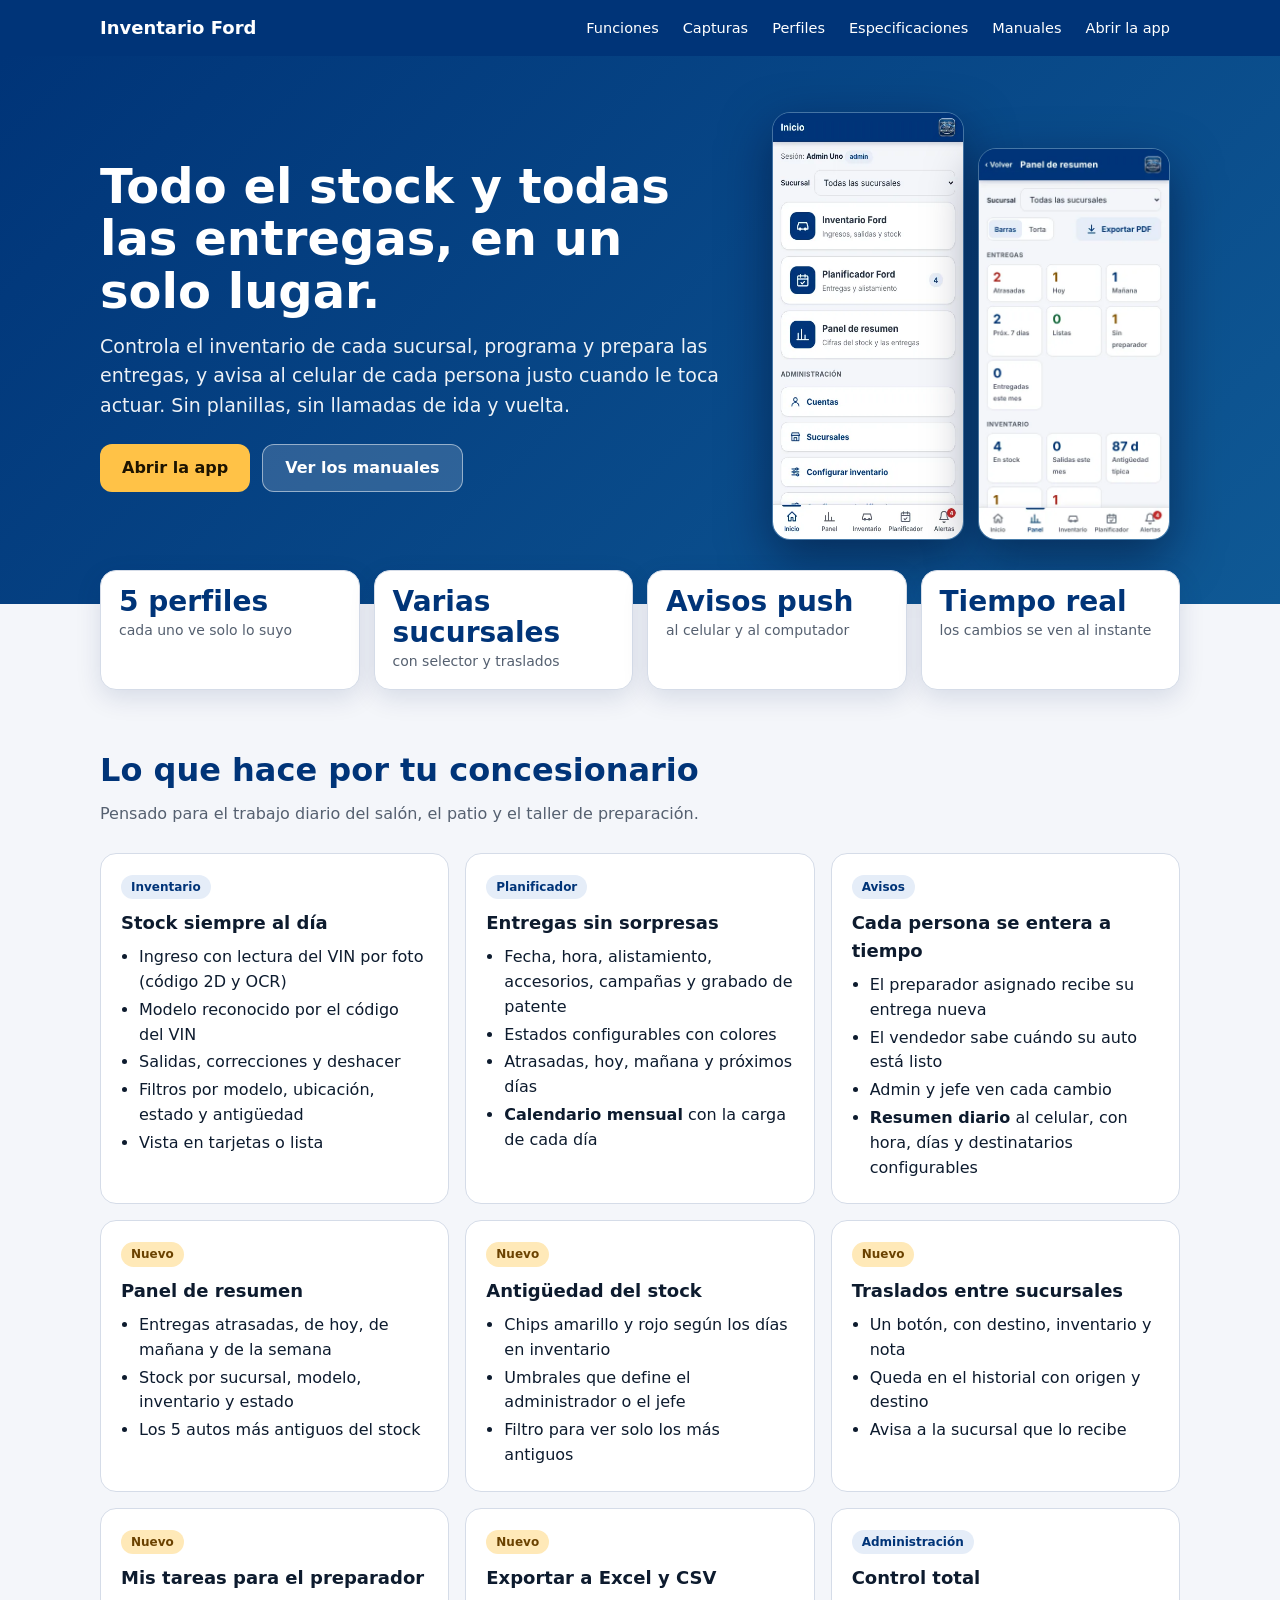
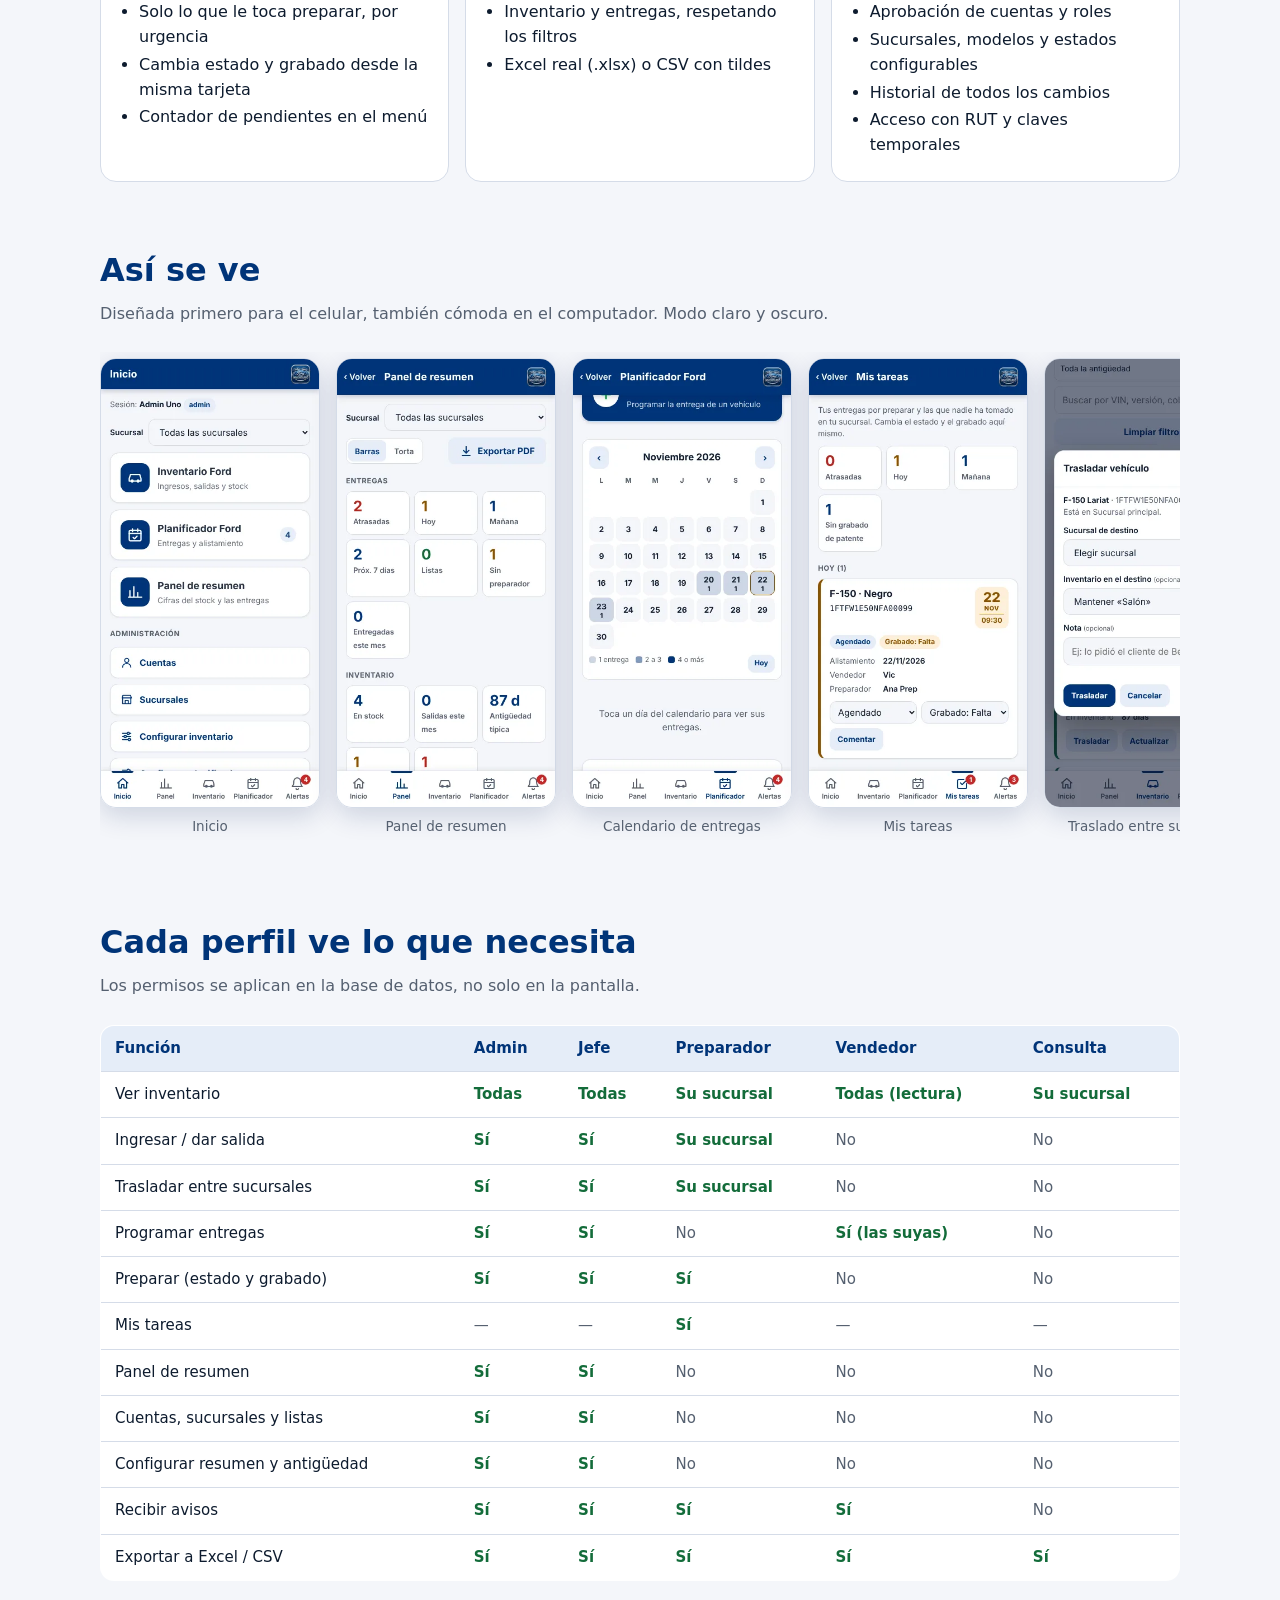
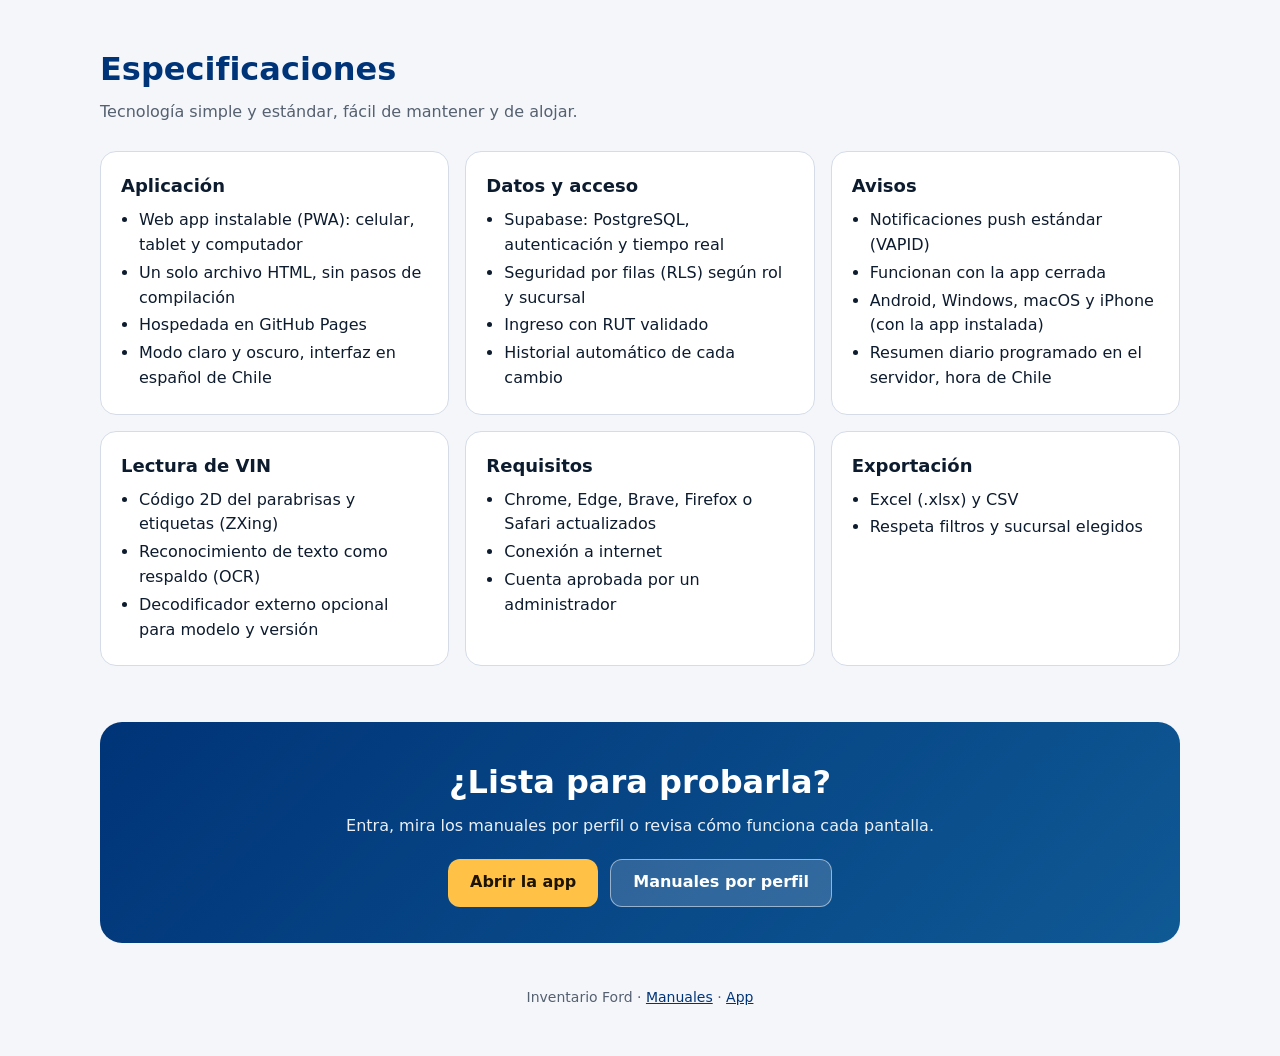
<file: landing/index.html>
<!doctype html>
<html lang="es">
<head>
<meta charset="utf-8">
<meta name="viewport" content="width=device-width, initial-scale=1">
<title>Inventario Ford · Stock y entregas en un solo lugar</title>
<meta name="description" content="Inventario Ford: control de stock, planificador de entregas, avisos al celular y panel de resumen para concesionarios. Funciona en celular y computador.">
<meta name="theme-color" content="#003478">
<style>
	:root {
		--bg: #f4f6fa;
		--card: #fff;
		--tx: #0d1b2e;
		--mu: #556070;
		--pr: #003478;
		--pr2: #e5edf8;
		--on: #fff;
		--bd: #d5dce8;
		--ok: #136c3a;
		--warn: #8a5300;
		--hero: linear-gradient(135deg, #003478, #0f5995);
	}
	@media (prefers-color-scheme: dark) {
		:root {
			--bg: #060f23;
			--card: #0e2044;
			--tx: #eef4ff;
			--mu: #a9c0e6;
			--pr: #4da3ff;
			--pr2: #123a7a;
			--on: #031026;
			--bd: #1f3f78;
			--ok: #3ddc84;
			--warn: #ffc247;
			--hero: linear-gradient(135deg, #0b3a8c, #123a7a);
		}
	}
	* {
		box-sizing: border-box;
	}
	html {
		scroll-behavior: smooth;
	}
	body {
		margin: 0;
		font-family: system-ui, -apple-system, "Segoe UI", Roboto, sans-serif;
		background: var(--bg);
		color: var(--tx);
		line-height: 1.55;
	}
	a {
		color: var(--pr);
	}
	.w {
		max-width: 1120px;
		margin: 0 auto;
		padding: 0 20px;
	}
	header.top {
		position: sticky;
		top: 0;
		z-index: 10;
		background: #003478;
		color: #fff;
	}
	header.top .w {
		display: flex;
		align-items: center;
		gap: 16px;
		min-height: 56px;
	}
	header.top b {
		font-size: 18px;
	}
	header.top nav {
		margin-left: auto;
		display: flex;
		gap: 4px;
		flex-wrap: wrap;
	}
	header.top nav a {
		color: #fff;
		text-decoration: none;
		padding: 8px 10px;
		border-radius: 8px;
		font-size: 14.5px;
	}
	header.top nav a:hover {
		background: rgba(255, 255, 255, 0.15);
	}
	.hero {
		background: var(--hero);
		color: #fff;
		padding: 56px 0 64px;
	}
	.hero .w {
		display: grid;
		grid-template-columns: 1.2fr 0.8fr;
		gap: 36px;
		align-items: center;
	}
	.hero h1 {
		font-size: clamp(30px, 5vw, 48px);
		line-height: 1.1;
		margin: 0 0 14px;
	}
	.hero p {
		font-size: 19px;
		opacity: 0.93;
		margin: 0 0 24px;
		max-width: 34em;
	}
	.btns {
		display: flex;
		gap: 12px;
		flex-wrap: wrap;
	}
	.b {
		display: inline-flex;
		align-items: center;
		min-height: 48px;
		padding: 0 22px;
		border-radius: 12px;
		font-weight: 700;
		text-decoration: none;
		background: #ffc247;
		color: #1d1400;
	}
	.b.g {
		background: rgba(255, 255, 255, 0.16);
		color: #fff;
		border: 1.5px solid rgba(255, 255, 255, 0.5);
	}
	.hero .ph {
		display: flex;
		justify-content: center;
		gap: 14px;
	}
	.ph img {
		height: auto;
		width: 46%;
		max-width: 210px;
		border-radius: 18px;
		box-shadow: 0 18px 50px rgba(0, 10, 40, 0.5);
		border: 1px solid rgba(255, 255, 255, 0.25);
	}
	.ph img:last-child {
		margin-top: 36px;
	}
	section {
		padding: 56px 0 8px;
	}
	h2 {
		font-size: clamp(24px, 3.4vw, 32px);
		margin: 0 0 6px;
		color: var(--pr);
	}
	.sub {
		color: var(--mu);
		margin: 0 0 26px;
		max-width: 46em;
	}
	.cifras {
		display: grid;
		grid-template-columns: repeat(auto-fit, minmax(160px, 1fr));
		gap: 14px;
		margin-top: -34px;
		position: relative;
	}
	.cifra {
		background: var(--card);
		border: 1px solid var(--bd);
		border-radius: 16px;
		padding: 16px 18px;
		box-shadow: 0 8px 26px rgba(0, 30, 90, 0.12);
	}
	.cifra b {
		display: block;
		font-size: 28px;
		color: var(--pr);
		line-height: 1.1;
	}
	.cifra span {
		color: var(--mu);
		font-size: 14px;
	}
	.grid {
		display: grid;
		grid-template-columns: repeat(auto-fit, minmax(280px, 1fr));
		gap: 16px;
	}
	.f {
		background: var(--card);
		border: 1px solid var(--bd);
		border-radius: 16px;
		padding: 20px;
	}
	.f h3 {
		margin: 0 0 8px;
		font-size: 18px;
	}
	.f p {
		margin: 0 0 8px;
		color: var(--mu);
	}
	.f ul {
		margin: 0;
		padding-left: 18px;
	}
	.f li {
		margin: 3px 0;
	}
	.chip {
		display: inline-block;
		font-size: 12px;
		font-weight: 700;
		padding: 3px 10px;
		border-radius: 99px;
		background: var(--pr2);
		color: var(--pr);
		margin-bottom: 10px;
	}
	.chip.n {
		background: #ffe9b8;
		color: #6b4200;
	}
	.shots {
		display: flex;
		gap: 16px;
		overflow-x: auto;
		padding: 6px 2px 18px;
		scroll-snap-type: x mandatory;
	}
	.shots figure {
		margin: 0;
		flex: none;
		width: 220px;
		scroll-snap-align: start;
	}
	.shots img {
		height: auto;
		width: 100%;
		border-radius: 16px;
		border: 1px solid var(--bd);
		box-shadow: 0 8px 26px rgba(0, 30, 90, 0.16);
		display: block;
	}
	.shots figcaption {
		font-size: 13.5px;
		color: var(--mu);
		margin-top: 8px;
		text-align: center;
	}
	table {
		width: 100%;
		border-collapse: collapse;
		background: var(--card);
		border: 1px solid var(--bd);
		border-radius: 14px;
		overflow: hidden;
		font-size: 15px;
	}
	th,
	td {
		padding: 11px 14px;
		text-align: left;
		border-bottom: 1px solid var(--bd);
		vertical-align: top;
	}
	th {
		background: var(--pr2);
		color: var(--pr);
	}
	tr:last-child td {
		border-bottom: 0;
	}
	.tw {
		overflow-x: auto;
	}
	.si {
		color: var(--ok);
		font-weight: 700;
	}
	.no {
		color: var(--mu);
	}
	.cta {
		margin: 56px 0 0;
		background: var(--hero);
		color: #fff;
		border-radius: 22px;
		padding: 36px 28px;
		text-align: center;
	}
	.cta h2 {
		color: #fff;
	}
	.cta p {
		margin: 0 0 20px;
		opacity: 0.92;
	}
	.cta .btns {
		justify-content: center;
	}
	footer {
		text-align: center;
		color: var(--mu);
		font-size: 14px;
		padding: 36px 20px 48px;
	}
	@media (max-width: 820px) {
		.hero .w {
			grid-template-columns: 1fr;
		}
		.hero .ph {
			order: -1;
		}
		header.top nav a:not(.keep) {
			display: none;
		}
	}
</style>
</head>
<body>
<header class="top"><div class="w"><b>Inventario Ford</b><nav><a href="#funciones">Funciones</a><a href="#capturas">Capturas</a><a href="#perfiles">Perfiles</a><a href="#specs">Especificaciones</a><a class="keep" href="../manual/">Manuales</a><a class="keep" href="../index.html">Abrir la app</a></nav></div></header>

<div class="hero"><div class="w">
	<div>
		<h1>Todo el stock y todas las entregas, en un solo lugar.</h1>
		<p>Controla el inventario de cada sucursal, programa y prepara las entregas, y avisa al celular de cada persona justo cuando le toca actuar. Sin planillas, sin llamadas de ida y vuelta.</p>
		<div class="btns"><a class="b" href="../index.html">Abrir la app</a><a class="b g" href="../manual/">Ver los manuales</a></div>
	</div>
	<div class="ph"><img src="../manual/img/admin-inicio.webp" alt="Inicio de la app en el celular" width="390" height="800"><img src="../manual/img/panel.webp" alt="Panel de resumen en el celular" width="390" height="800"></div>
</div></div>

<div class="w cifras">
	<div class="cifra"><b>5 perfiles</b><span>cada uno ve solo lo suyo</span></div>
	<div class="cifra"><b>Varias sucursales</b><span>con selector y traslados</span></div>
	<div class="cifra"><b>Avisos push</b><span>al celular y al computador</span></div>
	<div class="cifra"><b>Tiempo real</b><span>los cambios se ven al instante</span></div>
</div>

<section id="funciones"><div class="w">
	<h2>Lo que hace por tu concesionario</h2>
	<p class="sub">Pensado para el trabajo diario del salón, el patio y el taller de preparación.</p>
	<div class="grid">
		<div class="f"><span class="chip">Inventario</span><h3>Stock siempre al día</h3><ul><li>Ingreso con lectura del VIN por foto (código 2D y OCR)</li><li>Modelo reconocido por el código del VIN</li><li>Salidas, correcciones y deshacer</li><li>Filtros por modelo, ubicación, estado y antigüedad</li><li>Vista en tarjetas o lista</li></ul></div>
		<div class="f"><span class="chip">Planificador</span><h3>Entregas sin sorpresas</h3><ul><li>Fecha, hora, alistamiento, accesorios, campañas y grabado de patente</li><li>Estados configurables con colores</li><li>Atrasadas, hoy, mañana y próximos días</li><li><b>Calendario mensual</b> con la carga de cada día</li></ul></div>
		<div class="f"><span class="chip">Avisos</span><h3>Cada persona se entera a tiempo</h3><ul><li>El preparador asignado recibe su entrega nueva</li><li>El vendedor sabe cuándo su auto está listo</li><li>Admin y jefe ven cada cambio</li><li><b>Resumen diario</b> al celular, con hora, días y destinatarios configurables</li></ul></div>
		<div class="f"><span class="chip n">Nuevo</span><h3>Panel de resumen</h3><ul><li>Entregas atrasadas, de hoy, de mañana y de la semana</li><li>Stock por sucursal, modelo, inventario y estado</li><li>Los 5 autos más antiguos del stock</li></ul></div>
		<div class="f"><span class="chip n">Nuevo</span><h3>Antigüedad del stock</h3><ul><li>Chips amarillo y rojo según los días en inventario</li><li>Umbrales que define el administrador o el jefe</li><li>Filtro para ver solo los más antiguos</li></ul></div>
		<div class="f"><span class="chip n">Nuevo</span><h3>Traslados entre sucursales</h3><ul><li>Un botón, con destino, inventario y nota</li><li>Queda en el historial con origen y destino</li><li>Avisa a la sucursal que lo recibe</li></ul></div>
		<div class="f"><span class="chip n">Nuevo</span><h3>Mis tareas para el preparador</h3><ul><li>Solo lo que le toca preparar, por urgencia</li><li>Cambia estado y grabado desde la misma tarjeta</li><li>Contador de pendientes en el menú</li></ul></div>
		<div class="f"><span class="chip n">Nuevo</span><h3>Exportar a Excel y CSV</h3><ul><li>Inventario y entregas, respetando los filtros</li><li>Excel real (.xlsx) o CSV con tildes</li></ul></div>
		<div class="f"><span class="chip">Administración</span><h3>Control total</h3><ul><li>Aprobación de cuentas y roles</li><li>Sucursales, modelos y estados configurables</li><li>Historial de todos los cambios</li><li>Acceso con RUT y claves temporales</li></ul></div>
	</div>
</div></section>

<section id="capturas"><div class="w">
	<h2>Así se ve</h2>
	<p class="sub">Diseñada primero para el celular, también cómoda en el computador. Modo claro y oscuro.</p>
	<div class="shots">
		<figure><img src="../manual/img/admin-inicio.webp" alt="Inicio" loading="lazy" width="390" height="800"><figcaption>Inicio</figcaption></figure>
		<figure><img src="../manual/img/panel.webp" alt="Panel de resumen" loading="lazy" width="390" height="800"><figcaption>Panel de resumen</figcaption></figure>
		<figure><img src="../manual/img/calendario.webp" alt="Calendario" loading="lazy" width="390" height="800"><figcaption>Calendario de entregas</figcaption></figure>
		<figure><img src="../manual/img/tareas.webp" alt="Mis tareas" loading="lazy" width="390" height="800"><figcaption>Mis tareas</figcaption></figure>
		<figure><img src="../manual/img/trasladar.webp" alt="Traslado" loading="lazy" width="390" height="800"><figcaption>Traslado entre sucursales</figcaption></figure>
		<figure><img src="../manual/img/resumen-diario.webp" alt="Resumen diario" loading="lazy" width="390" height="800"><figcaption>Resumen diario configurable</figcaption></figure>
		<figure><img src="../manual/img/inventario-lista.webp" alt="Inventario en lista" loading="lazy" width="390" height="800"><figcaption>Inventario en lista</figcaption></figure>
	</div>
</div></section>

<section id="perfiles"><div class="w">
	<h2>Cada perfil ve lo que necesita</h2>
	<p class="sub">Los permisos se aplican en la base de datos, no solo en la pantalla.</p>
	<div class="tw"><table>
		<thead><tr><th>Función</th><th>Admin</th><th>Jefe</th><th>Preparador</th><th>Vendedor</th><th>Consulta</th></tr></thead>
		<tbody>
			<tr><td>Ver inventario</td><td class="si">Todas</td><td class="si">Todas</td><td class="si">Su sucursal</td><td class="si">Todas (lectura)</td><td class="si">Su sucursal</td></tr>
			<tr><td>Ingresar / dar salida</td><td class="si">Sí</td><td class="si">Sí</td><td class="si">Su sucursal</td><td class="no">No</td><td class="no">No</td></tr>
			<tr><td>Trasladar entre sucursales</td><td class="si">Sí</td><td class="si">Sí</td><td class="si">Su sucursal</td><td class="no">No</td><td class="no">No</td></tr>
			<tr><td>Programar entregas</td><td class="si">Sí</td><td class="si">Sí</td><td class="no">No</td><td class="si">Sí (las suyas)</td><td class="no">No</td></tr>
			<tr><td>Preparar (estado y grabado)</td><td class="si">Sí</td><td class="si">Sí</td><td class="si">Sí</td><td class="no">No</td><td class="no">No</td></tr>
			<tr><td>Mis tareas</td><td class="no">—</td><td class="no">—</td><td class="si">Sí</td><td class="no">—</td><td class="no">—</td></tr>
			<tr><td>Panel de resumen</td><td class="si">Sí</td><td class="si">Sí</td><td class="no">No</td><td class="no">No</td><td class="no">No</td></tr>
			<tr><td>Cuentas, sucursales y listas</td><td class="si">Sí</td><td class="si">Sí</td><td class="no">No</td><td class="no">No</td><td class="no">No</td></tr>
			<tr><td>Configurar resumen y antigüedad</td><td class="si">Sí</td><td class="si">Sí</td><td class="no">No</td><td class="no">No</td><td class="no">No</td></tr>
			<tr><td>Recibir avisos</td><td class="si">Sí</td><td class="si">Sí</td><td class="si">Sí</td><td class="si">Sí</td><td class="no">No</td></tr>
			<tr><td>Exportar a Excel / CSV</td><td class="si">Sí</td><td class="si">Sí</td><td class="si">Sí</td><td class="si">Sí</td><td class="si">Sí</td></tr>
		</tbody>
	</table></div>
</div></section>

<section id="specs"><div class="w">
	<h2>Especificaciones</h2>
	<p class="sub">Tecnología simple y estándar, fácil de mantener y de alojar.</p>
	<div class="grid">
		<div class="f"><h3>Aplicación</h3><ul><li>Web app instalable (PWA): celular, tablet y computador</li><li>Un solo archivo HTML, sin pasos de compilación</li><li>Hospedada en GitHub Pages</li><li>Modo claro y oscuro, interfaz en español de Chile</li></ul></div>
		<div class="f"><h3>Datos y acceso</h3><ul><li>Supabase: PostgreSQL, autenticación y tiempo real</li><li>Seguridad por filas (RLS) según rol y sucursal</li><li>Ingreso con RUT validado</li><li>Historial automático de cada cambio</li></ul></div>
		<div class="f"><h3>Avisos</h3><ul><li>Notificaciones push estándar (VAPID)</li><li>Funcionan con la app cerrada</li><li>Android, Windows, macOS y iPhone (con la app instalada)</li><li>Resumen diario programado en el servidor, hora de Chile</li></ul></div>
		<div class="f"><h3>Lectura de VIN</h3><ul><li>Código 2D del parabrisas y etiquetas (ZXing)</li><li>Reconocimiento de texto como respaldo (OCR)</li><li>Decodificador externo opcional para modelo y versión</li></ul></div>
		<div class="f"><h3>Requisitos</h3><ul><li>Chrome, Edge, Brave, Firefox o Safari actualizados</li><li>Conexión a internet</li><li>Cuenta aprobada por un administrador</li></ul></div>
		<div class="f"><h3>Exportación</h3><ul><li>Excel (.xlsx) y CSV</li><li>Respeta filtros y sucursal elegidos</li></ul></div>
	</div>
	<div class="cta"><h2>¿Lista para probarla?</h2><p>Entra, mira los manuales por perfil o revisa cómo funciona cada pantalla.</p><div class="btns"><a class="b" href="../index.html">Abrir la app</a><a class="b g" href="../manual/">Manuales por perfil</a></div></div>
</div></section>

<footer>Inventario Ford · <a href="../manual/">Manuales</a> · <a href="../index.html">App</a></footer>
</body>
</html>
</file>
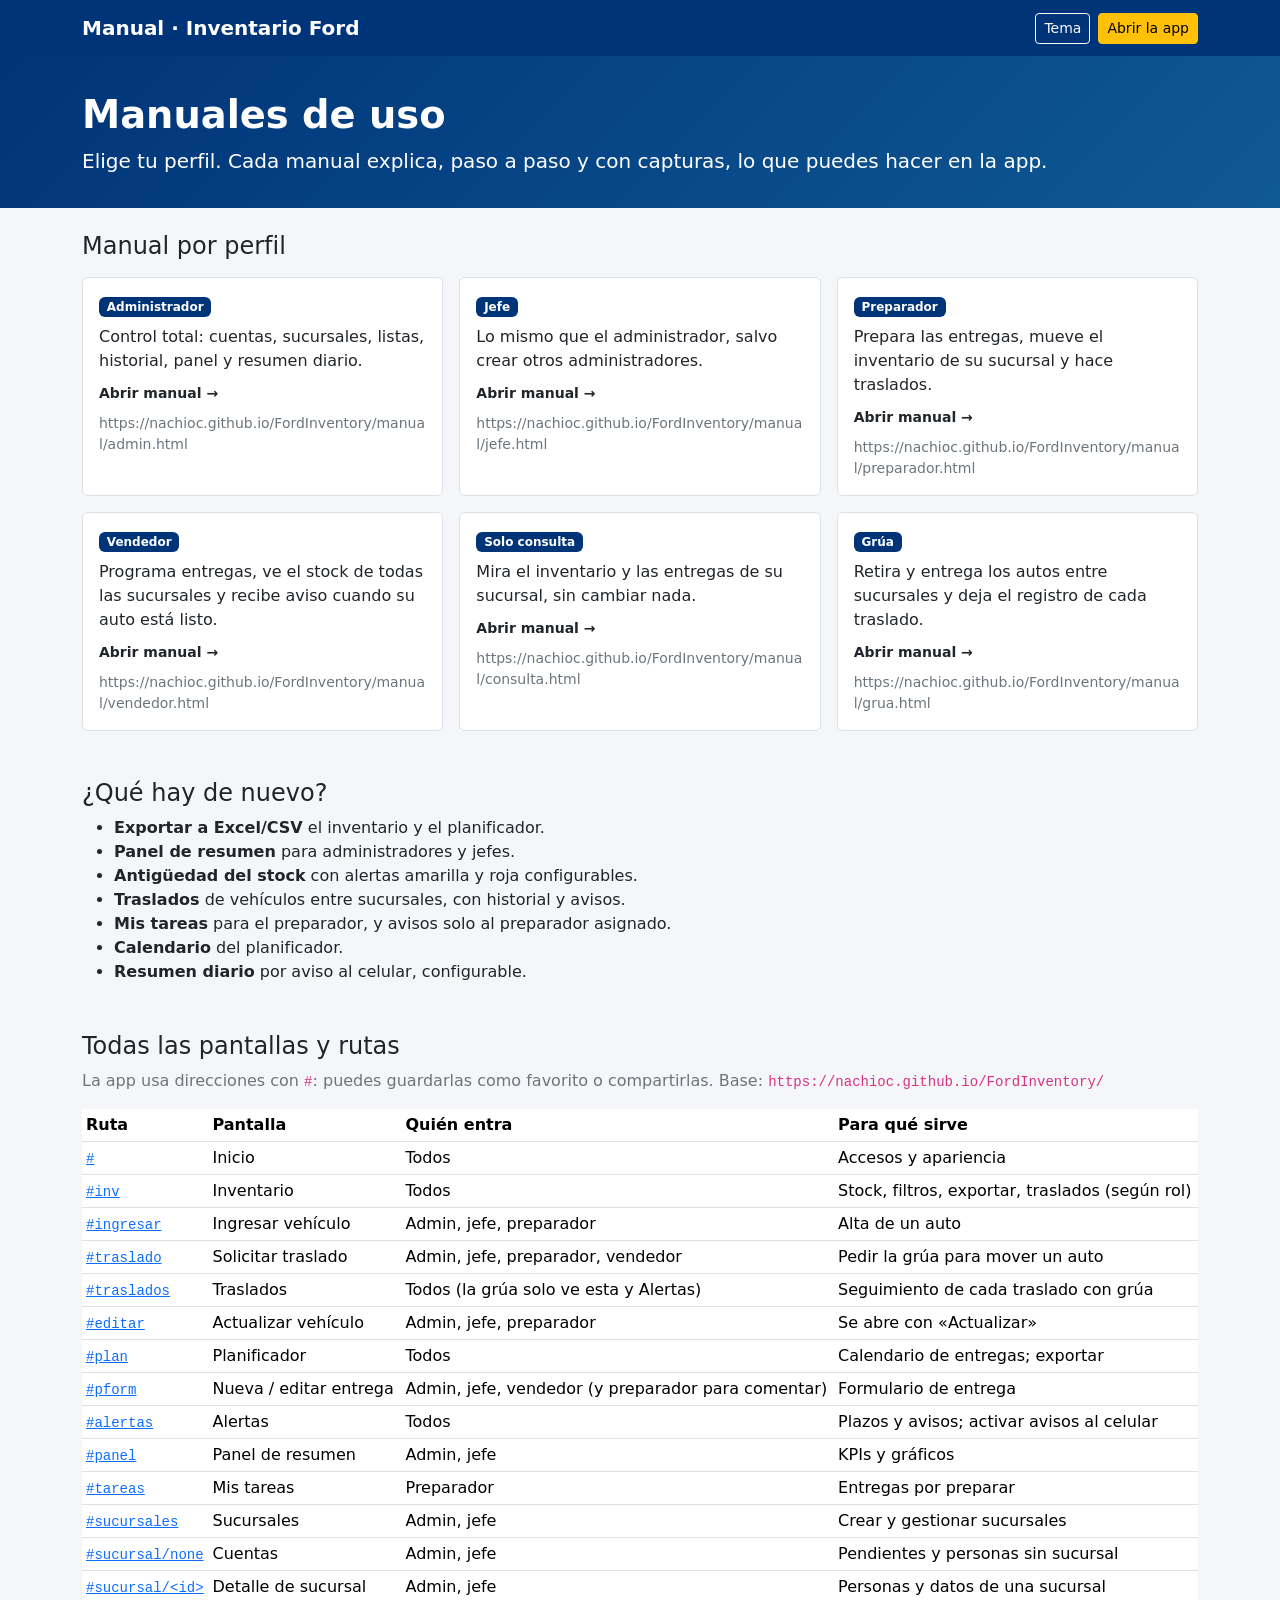
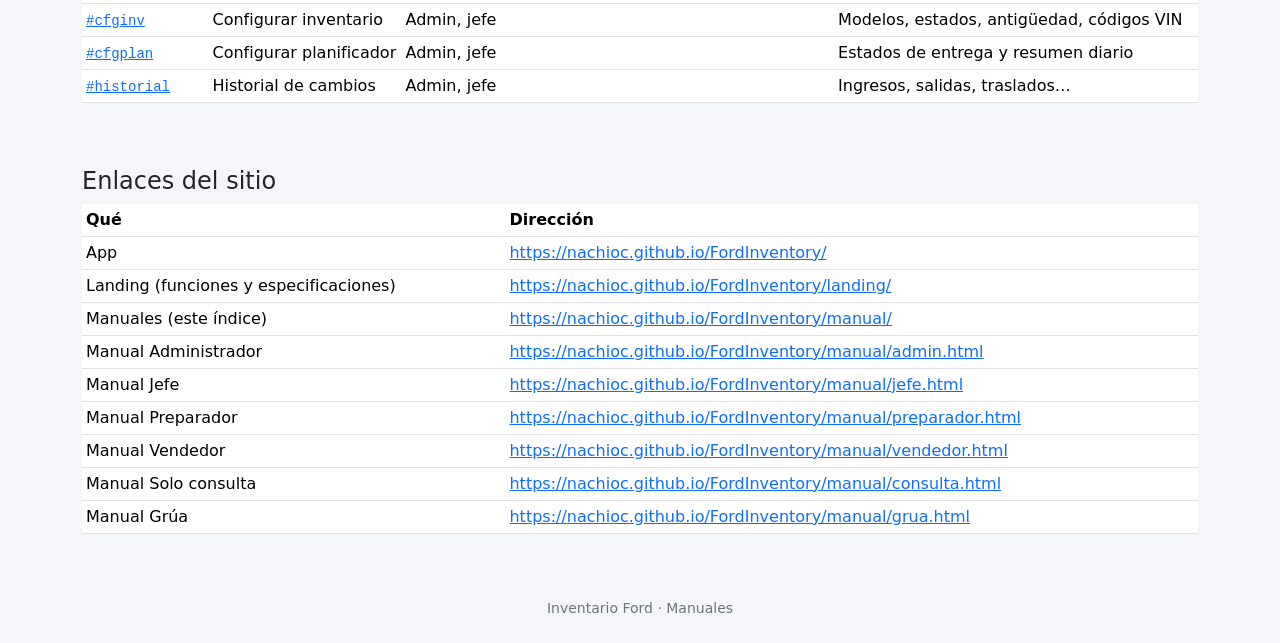
<file: manual/index.html>
<!doctype html>
<html lang="es" data-bs-theme="light">
<head><meta charset="utf-8"><meta name="viewport" content="width=device-width, initial-scale=1">
<title>Manuales · Inventario Ford</title>
<meta name="description" content="Manuales de uso de Inventario Ford para cada perfil: administrador, jefe, preparador, vendedor y consulta.">
<meta name="theme-color" content="#003478">
<link href="https://cdn.jsdelivr.net/npm/bootstrap@5.3.3/dist/css/bootstrap.min.css" rel="stylesheet">
<link href="manual.css" rel="stylesheet"></head>
<body tabindex="0">
<nav class="navbar fixed-top mnav"><div class="container-xl"><a class="navbar-brand fw-bold" href="index.html">Manual · Inventario Ford</a>
<div class="d-flex gap-2 ms-auto"><button class="btn btn-sm btn-outline-light" id="tema" type="button" aria-label="Cambiar entre modo claro y oscuro">Tema</button><a class="btn btn-sm btn-warning" href="../index.html" target="_blank" rel="noopener">Abrir la app</a></div></div></nav>
<header class="mhero"><div class="container-xl"><h1>Manuales de uso</h1><p class="lead mb-0">Elige tu perfil. Cada manual explica, paso a paso y con capturas, lo que puedes hacer en la app.</p></div></header>
<main class="container-xl py-4">
<h2 class="h4 mb-3">Manual por perfil</h2>
<div class="row g-3 mb-5"><div class="col-md-6 col-xl-4"><a class="card h-100 rolcard text-decoration-none" href="admin.html"><div class="card-body"><span class="badge text-bg-primary mb-2">Administrador</span><p class="mb-2 text-body">Control total: cuentas, sucursales, listas, historial, panel y resumen diario.</p><span class="small fw-semibold">Abrir manual →</span><div class="small text-secondary mt-2 text-break">https://nachioc.github.io/FordInventory/manual/admin.html</div></div></a></div><div class="col-md-6 col-xl-4"><a class="card h-100 rolcard text-decoration-none" href="jefe.html"><div class="card-body"><span class="badge text-bg-primary mb-2">Jefe</span><p class="mb-2 text-body">Lo mismo que el administrador, salvo crear otros administradores.</p><span class="small fw-semibold">Abrir manual →</span><div class="small text-secondary mt-2 text-break">https://nachioc.github.io/FordInventory/manual/jefe.html</div></div></a></div><div class="col-md-6 col-xl-4"><a class="card h-100 rolcard text-decoration-none" href="preparador.html"><div class="card-body"><span class="badge text-bg-primary mb-2">Preparador</span><p class="mb-2 text-body">Prepara las entregas, mueve el inventario de su sucursal y hace traslados.</p><span class="small fw-semibold">Abrir manual →</span><div class="small text-secondary mt-2 text-break">https://nachioc.github.io/FordInventory/manual/preparador.html</div></div></a></div><div class="col-md-6 col-xl-4"><a class="card h-100 rolcard text-decoration-none" href="vendedor.html"><div class="card-body"><span class="badge text-bg-primary mb-2">Vendedor</span><p class="mb-2 text-body">Programa entregas, ve el stock de todas las sucursales y recibe aviso cuando su auto está listo.</p><span class="small fw-semibold">Abrir manual →</span><div class="small text-secondary mt-2 text-break">https://nachioc.github.io/FordInventory/manual/vendedor.html</div></div></a></div><div class="col-md-6 col-xl-4"><a class="card h-100 rolcard text-decoration-none" href="consulta.html"><div class="card-body"><span class="badge text-bg-primary mb-2">Solo consulta</span><p class="mb-2 text-body">Mira el inventario y las entregas de su sucursal, sin cambiar nada.</p><span class="small fw-semibold">Abrir manual →</span><div class="small text-secondary mt-2 text-break">https://nachioc.github.io/FordInventory/manual/consulta.html</div></div></a></div><div class="col-md-6 col-xl-4"><a class="card h-100 rolcard text-decoration-none" href="grua.html"><div class="card-body"><span class="badge text-bg-primary mb-2">Grúa</span><p class="mb-2 text-body">Retira y entrega los autos entre sucursales y deja el registro de cada traslado.</p><span class="small fw-semibold">Abrir manual →</span><div class="small text-secondary mt-2 text-break">https://nachioc.github.io/FordInventory/manual/grua.html</div></div></a></div></div>
<h2 class="h4 mb-2">¿Qué hay de nuevo?</h2>
<ul class="mb-5"><li><b>Exportar a Excel/CSV</b> el inventario y el planificador.</li><li><b>Panel de resumen</b> para administradores y jefes.</li><li><b>Antigüedad del stock</b> con alertas amarilla y roja configurables.</li><li><b>Traslados</b> de vehículos entre sucursales, con historial y avisos.</li><li><b>Mis tareas</b> para el preparador, y avisos solo al preparador asignado.</li><li><b>Calendario</b> del planificador.</li><li><b>Resumen diario</b> por aviso al celular, configurable.</li></ul>
<h2 class="h4 mb-2">Todas las pantallas y rutas</h2>
<p class="text-secondary">La app usa direcciones con <code>#</code>: puedes guardarlas como favorito o compartirlas. Base: <code>https://nachioc.github.io/FordInventory/</code></p>
<div class="table-responsive"><table class="table table-sm align-middle"><thead><tr><th>Ruta</th><th>Pantalla</th><th>Quién entra</th><th>Para qué sirve</th></tr></thead><tbody><tr><td><a href="../index.html#" target="_blank" rel="noopener"><code>#</code></a></td><td>Inicio</td><td>Todos</td><td>Accesos y apariencia</td></tr><tr><td><a href="../index.html#inv" target="_blank" rel="noopener"><code>#inv</code></a></td><td>Inventario</td><td>Todos</td><td>Stock, filtros, exportar, traslados (según rol)</td></tr><tr><td><a href="../index.html#ingresar" target="_blank" rel="noopener"><code>#ingresar</code></a></td><td>Ingresar vehículo</td><td>Admin, jefe, preparador</td><td>Alta de un auto</td></tr><tr><td><a href="../index.html#traslado" target="_blank" rel="noopener"><code>#traslado</code></a></td><td>Solicitar traslado</td><td>Admin, jefe, preparador, vendedor</td><td>Pedir la grúa para mover un auto</td></tr><tr><td><a href="../index.html#traslados" target="_blank" rel="noopener"><code>#traslados</code></a></td><td>Traslados</td><td>Todos (la grúa solo ve esta y Alertas)</td><td>Seguimiento de cada traslado con grúa</td></tr><tr><td><a href="../index.html#editar" target="_blank" rel="noopener"><code>#editar</code></a></td><td>Actualizar vehículo</td><td>Admin, jefe, preparador</td><td>Se abre con «Actualizar»</td></tr><tr><td><a href="../index.html#plan" target="_blank" rel="noopener"><code>#plan</code></a></td><td>Planificador</td><td>Todos</td><td>Calendario de entregas; exportar</td></tr><tr><td><a href="../index.html#pform" target="_blank" rel="noopener"><code>#pform</code></a></td><td>Nueva / editar entrega</td><td>Admin, jefe, vendedor (y preparador para comentar)</td><td>Formulario de entrega</td></tr><tr><td><a href="../index.html#alertas" target="_blank" rel="noopener"><code>#alertas</code></a></td><td>Alertas</td><td>Todos</td><td>Plazos y avisos; activar avisos al celular</td></tr><tr><td><a href="../index.html#panel" target="_blank" rel="noopener"><code>#panel</code></a></td><td>Panel de resumen</td><td>Admin, jefe</td><td>KPIs y gráficos</td></tr><tr><td><a href="../index.html#tareas" target="_blank" rel="noopener"><code>#tareas</code></a></td><td>Mis tareas</td><td>Preparador</td><td>Entregas por preparar</td></tr><tr><td><a href="../index.html#sucursales" target="_blank" rel="noopener"><code>#sucursales</code></a></td><td>Sucursales</td><td>Admin, jefe</td><td>Crear y gestionar sucursales</td></tr><tr><td><a href="../index.html#sucursal/none" target="_blank" rel="noopener"><code>#sucursal/none</code></a></td><td>Cuentas</td><td>Admin, jefe</td><td>Pendientes y personas sin sucursal</td></tr><tr><td><a href="../index.html#sucursales" target="_blank" rel="noopener"><code>#sucursal/&lt;id&gt;</code></a></td><td>Detalle de sucursal</td><td>Admin, jefe</td><td>Personas y datos de una sucursal</td></tr><tr><td><a href="../index.html#cfginv" target="_blank" rel="noopener"><code>#cfginv</code></a></td><td>Configurar inventario</td><td>Admin, jefe</td><td>Modelos, estados, antigüedad, códigos VIN</td></tr><tr><td><a href="../index.html#cfgplan" target="_blank" rel="noopener"><code>#cfgplan</code></a></td><td>Configurar planificador</td><td>Admin, jefe</td><td>Estados de entrega y resumen diario</td></tr><tr><td><a href="../index.html#historial" target="_blank" rel="noopener"><code>#historial</code></a></td><td>Historial de cambios</td><td>Admin, jefe</td><td>Ingresos, salidas, traslados…</td></tr></tbody></table></div>
<h2 class="h4 mt-5 mb-2">Enlaces del sitio</h2>
<div class="table-responsive"><table class="table table-sm align-middle"><thead><tr><th>Qué</th><th>Dirección</th></tr></thead><tbody><tr><td>App</td><td><a href="https://nachioc.github.io/FordInventory/">https://nachioc.github.io/FordInventory/</a></td></tr><tr><td>Landing (funciones y especificaciones)</td><td><a href="https://nachioc.github.io/FordInventory/landing/">https://nachioc.github.io/FordInventory/landing/</a></td></tr><tr><td>Manuales (este índice)</td><td><a href="https://nachioc.github.io/FordInventory/manual/">https://nachioc.github.io/FordInventory/manual/</a></td></tr><tr><td>Manual Administrador</td><td><a href="https://nachioc.github.io/FordInventory/manual/admin.html">https://nachioc.github.io/FordInventory/manual/admin.html</a></td></tr><tr><td>Manual Jefe</td><td><a href="https://nachioc.github.io/FordInventory/manual/jefe.html">https://nachioc.github.io/FordInventory/manual/jefe.html</a></td></tr><tr><td>Manual Preparador</td><td><a href="https://nachioc.github.io/FordInventory/manual/preparador.html">https://nachioc.github.io/FordInventory/manual/preparador.html</a></td></tr><tr><td>Manual Vendedor</td><td><a href="https://nachioc.github.io/FordInventory/manual/vendedor.html">https://nachioc.github.io/FordInventory/manual/vendedor.html</a></td></tr><tr><td>Manual Solo consulta</td><td><a href="https://nachioc.github.io/FordInventory/manual/consulta.html">https://nachioc.github.io/FordInventory/manual/consulta.html</a></td></tr><tr><td>Manual Grúa</td><td><a href="https://nachioc.github.io/FordInventory/manual/grua.html">https://nachioc.github.io/FordInventory/manual/grua.html</a></td></tr></tbody></table></div>
<div class="text-center text-secondary small mt-5">Inventario Ford · Manuales</div>
</main>
<script src="https://cdn.jsdelivr.net/npm/bootstrap@5.3.3/dist/js/bootstrap.bundle.min.js"></script><script src="manual.js"></script></body></html>
</file>
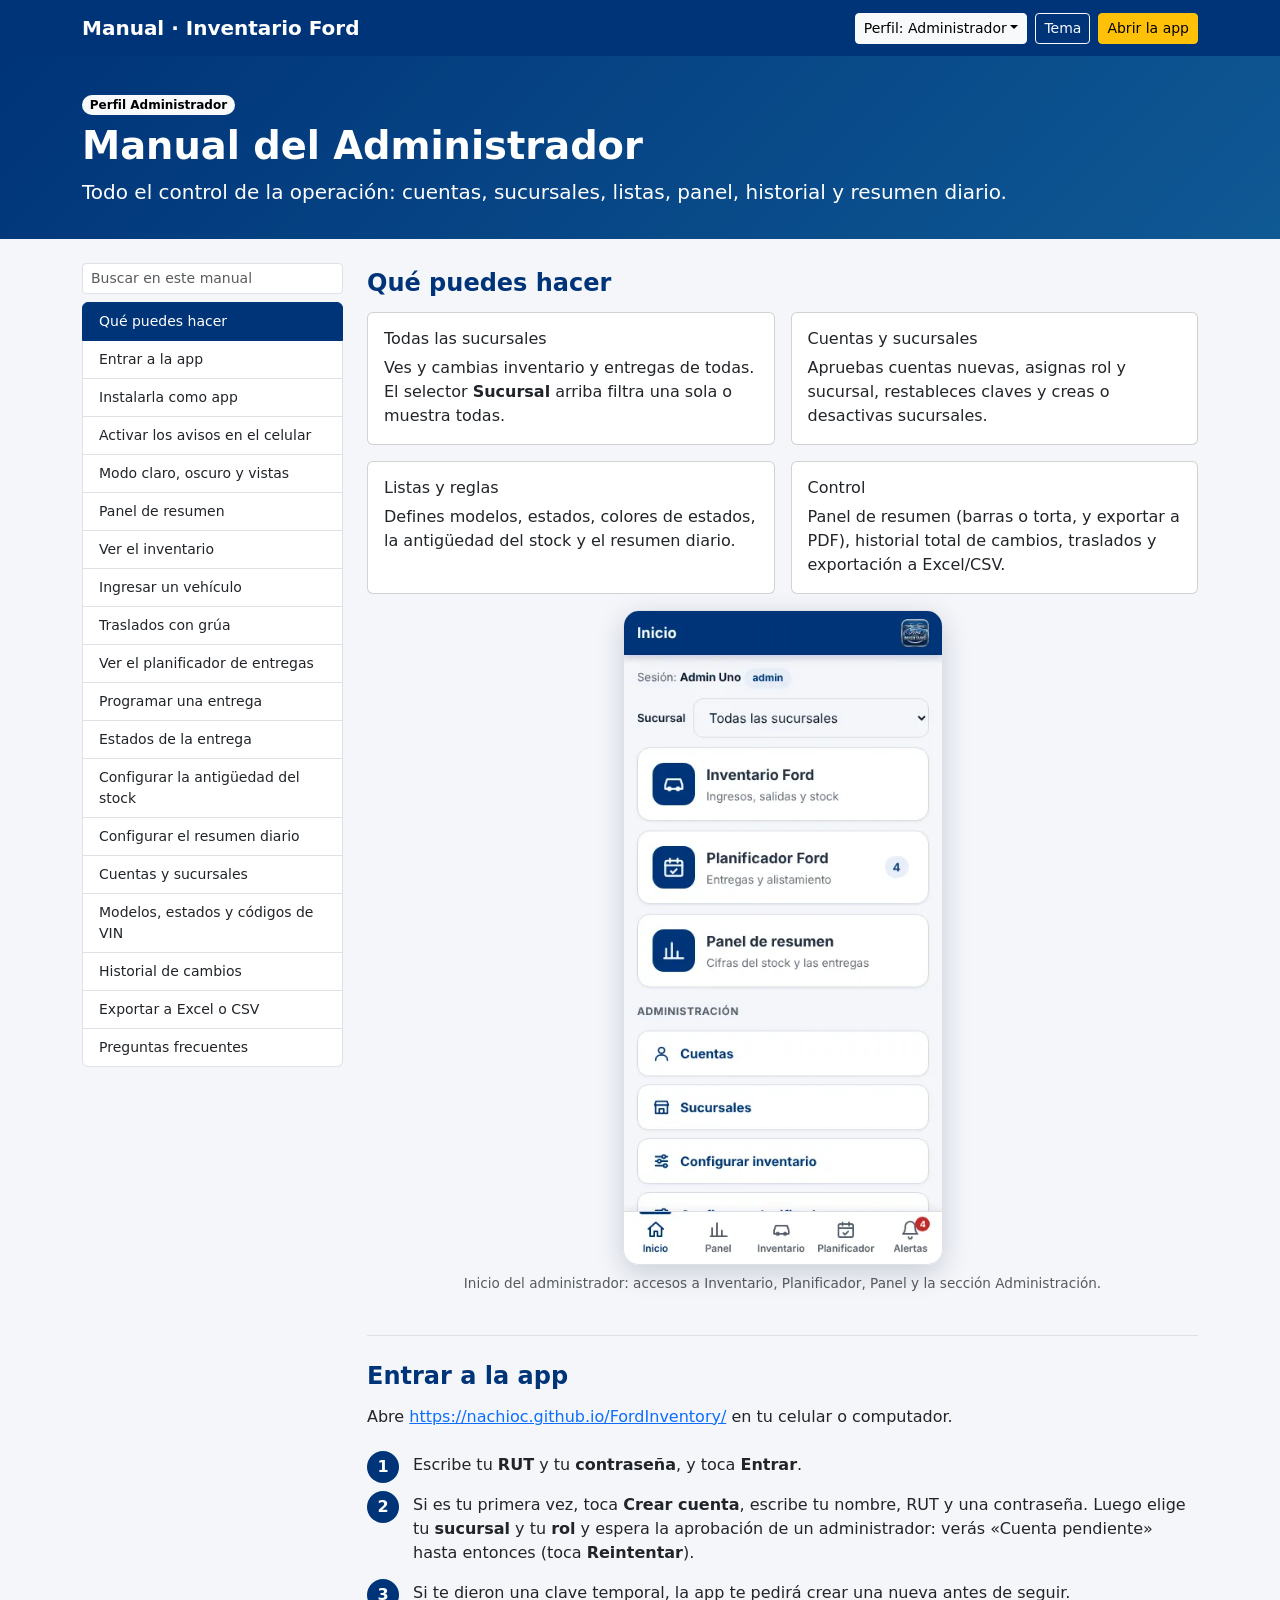
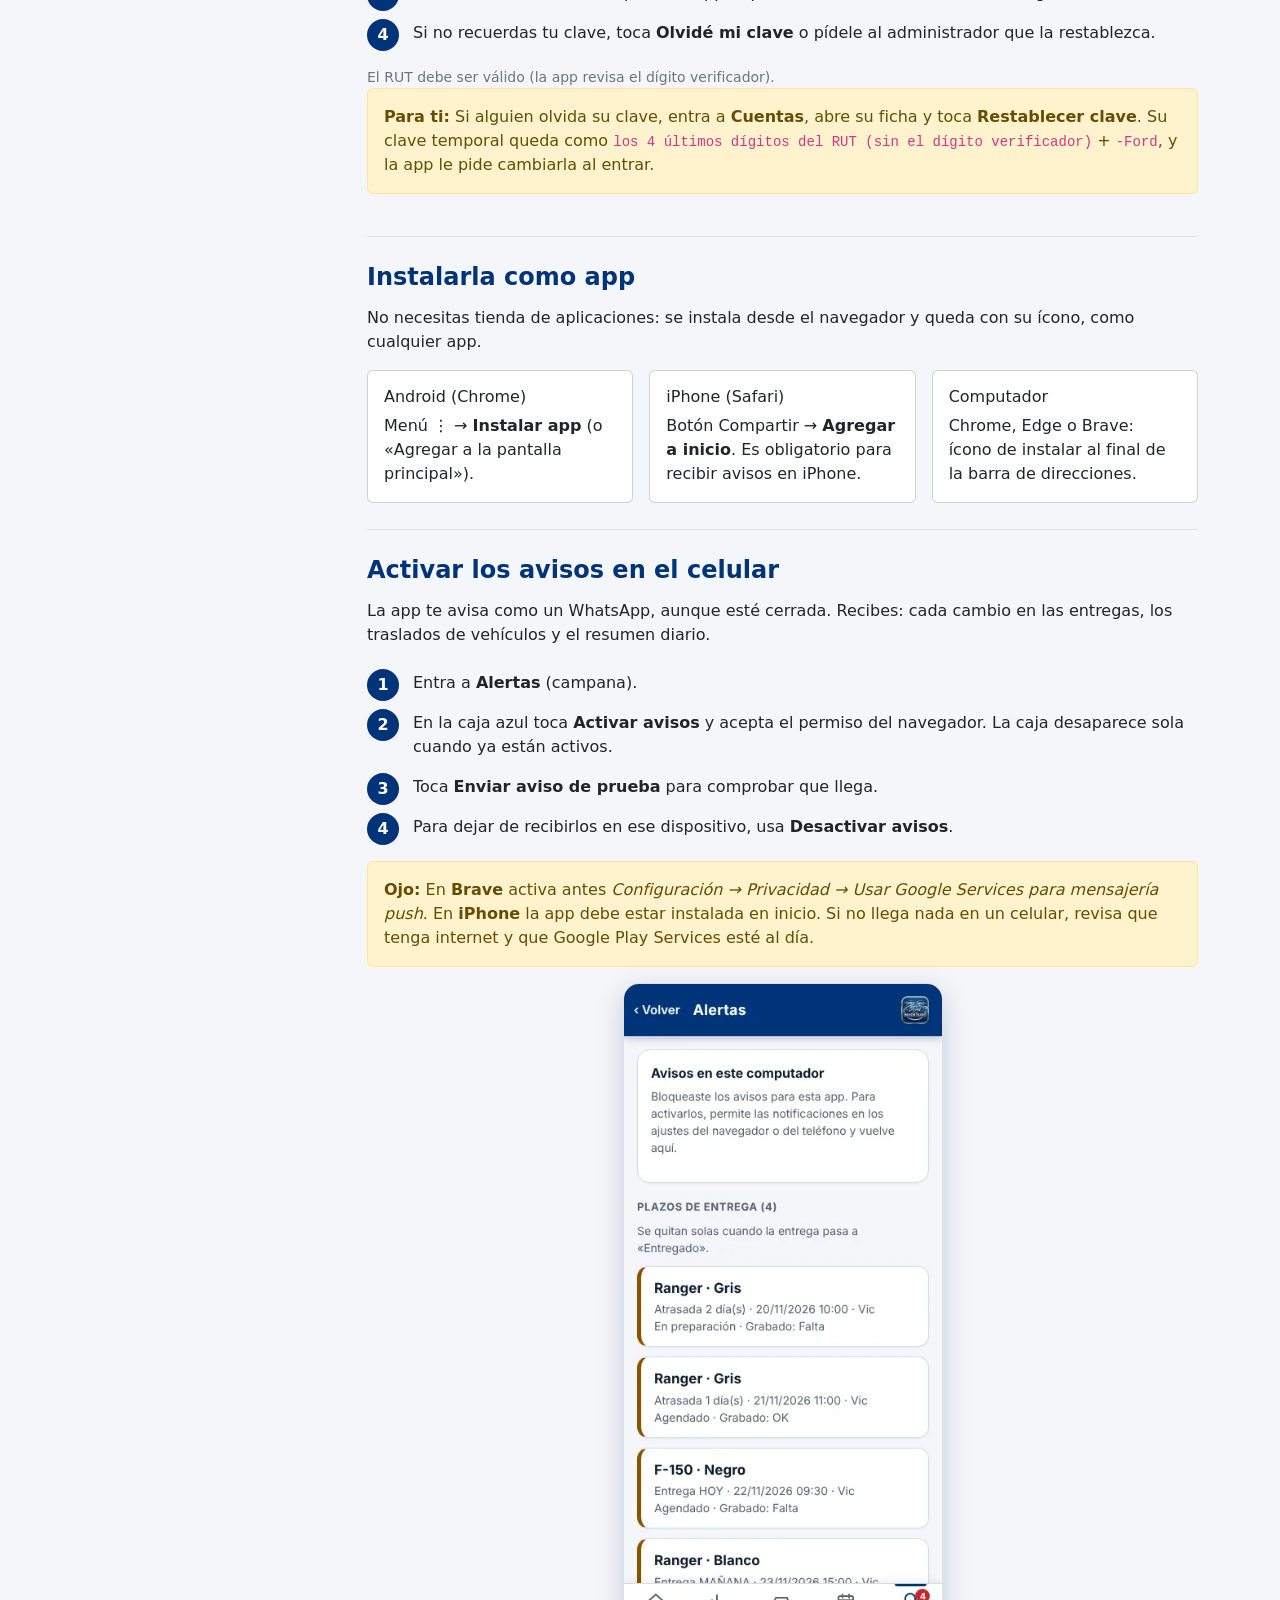
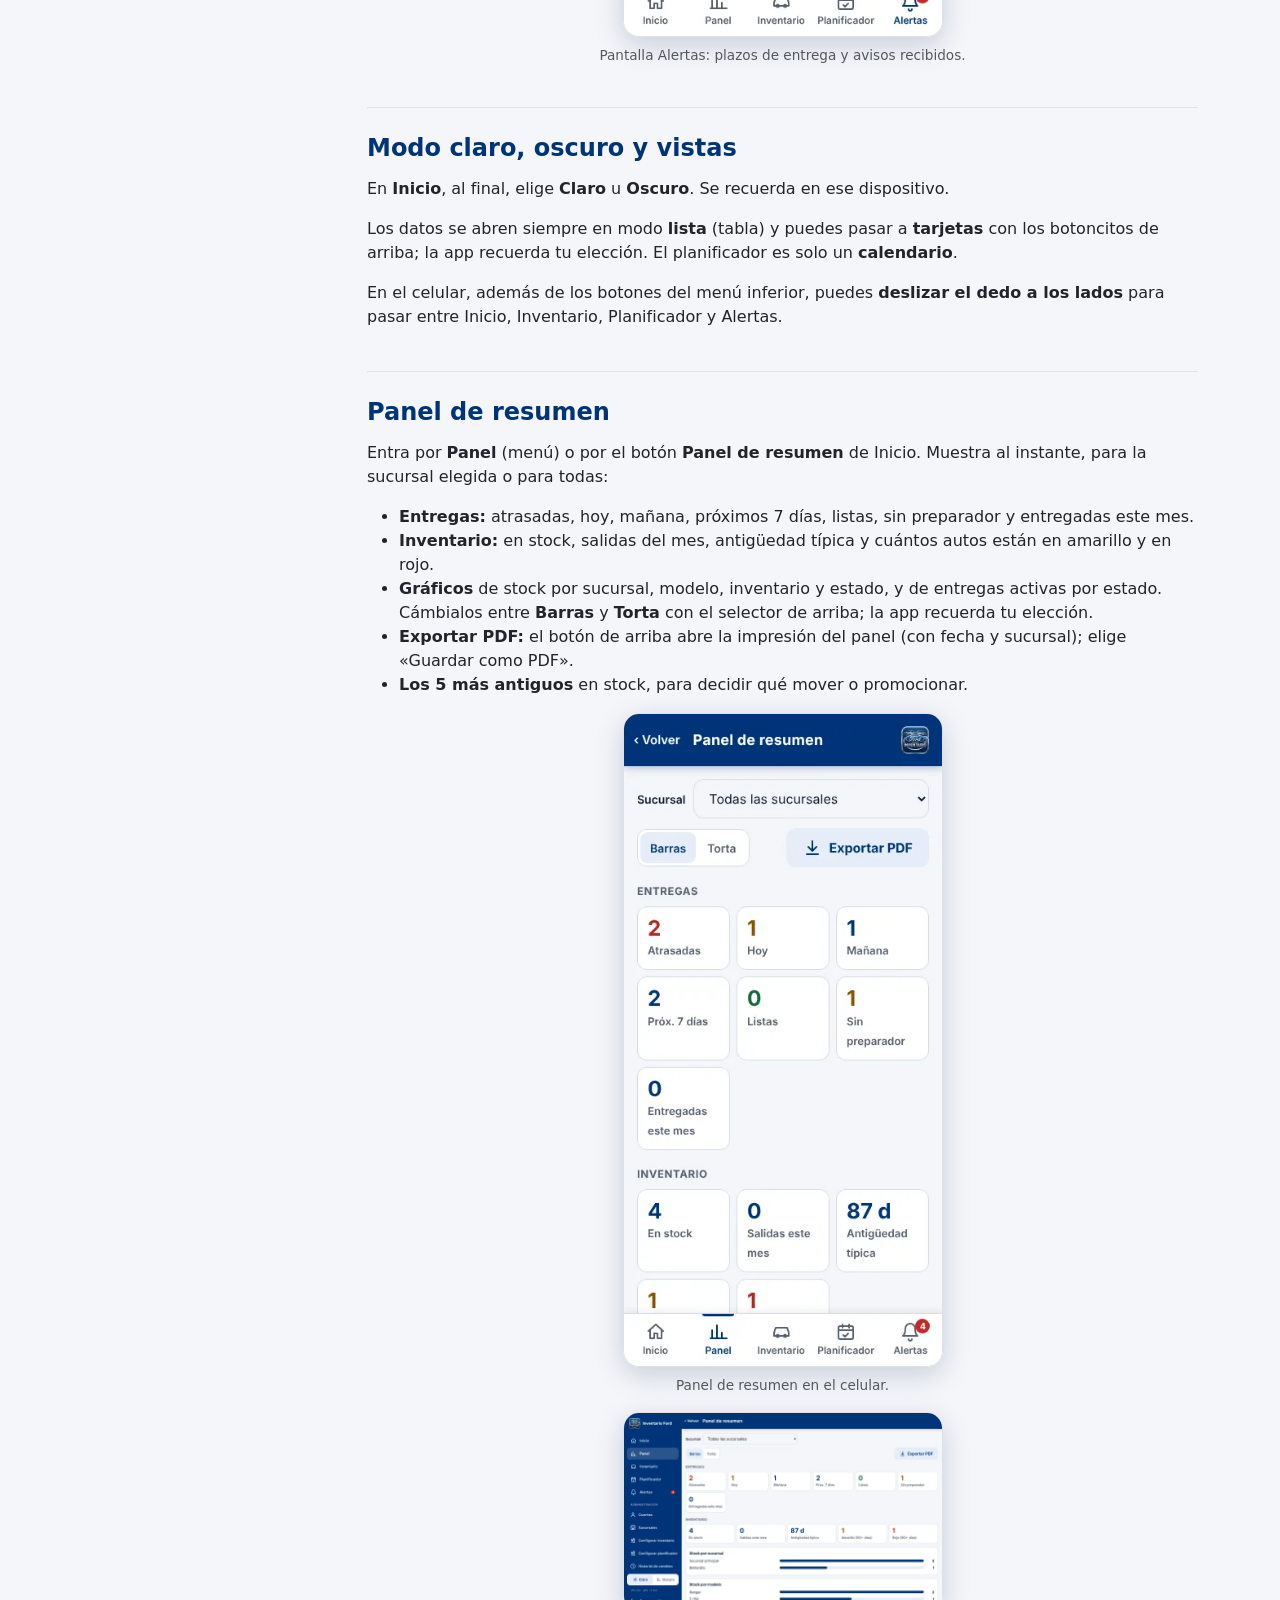
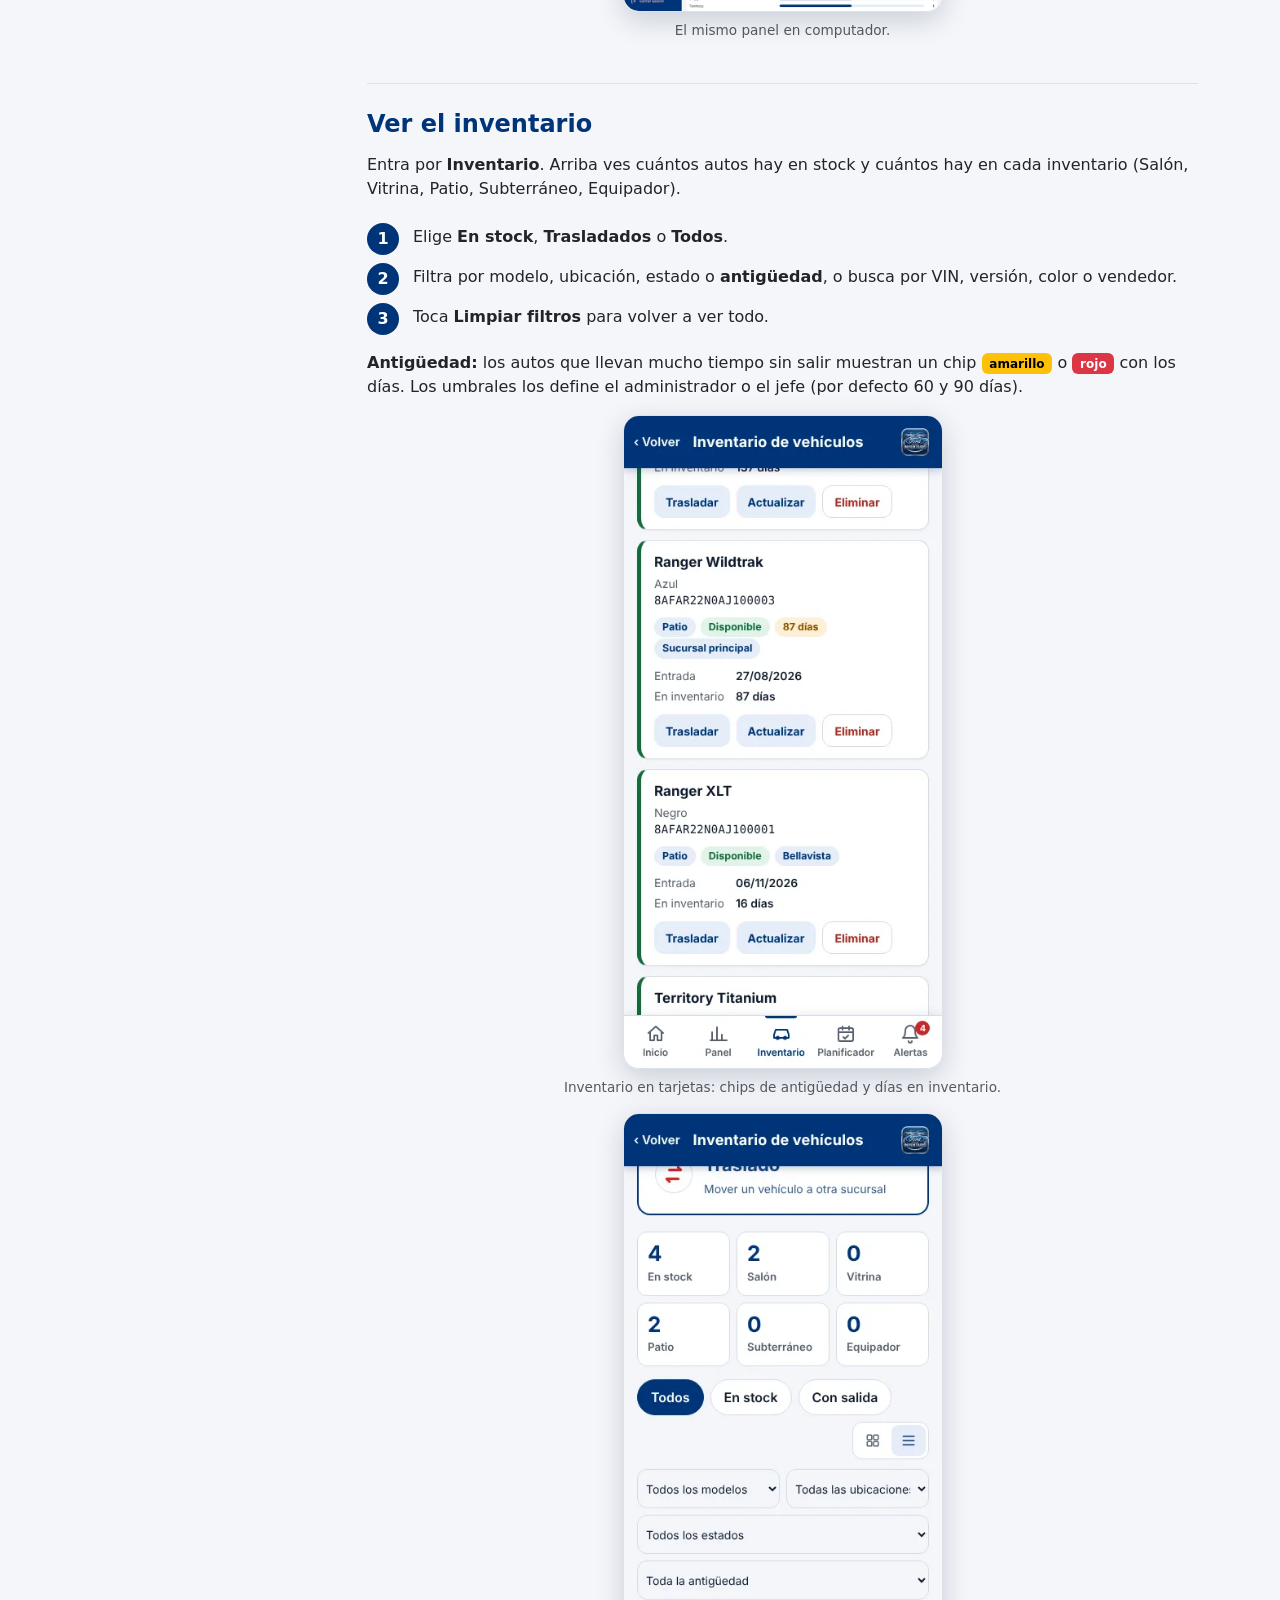
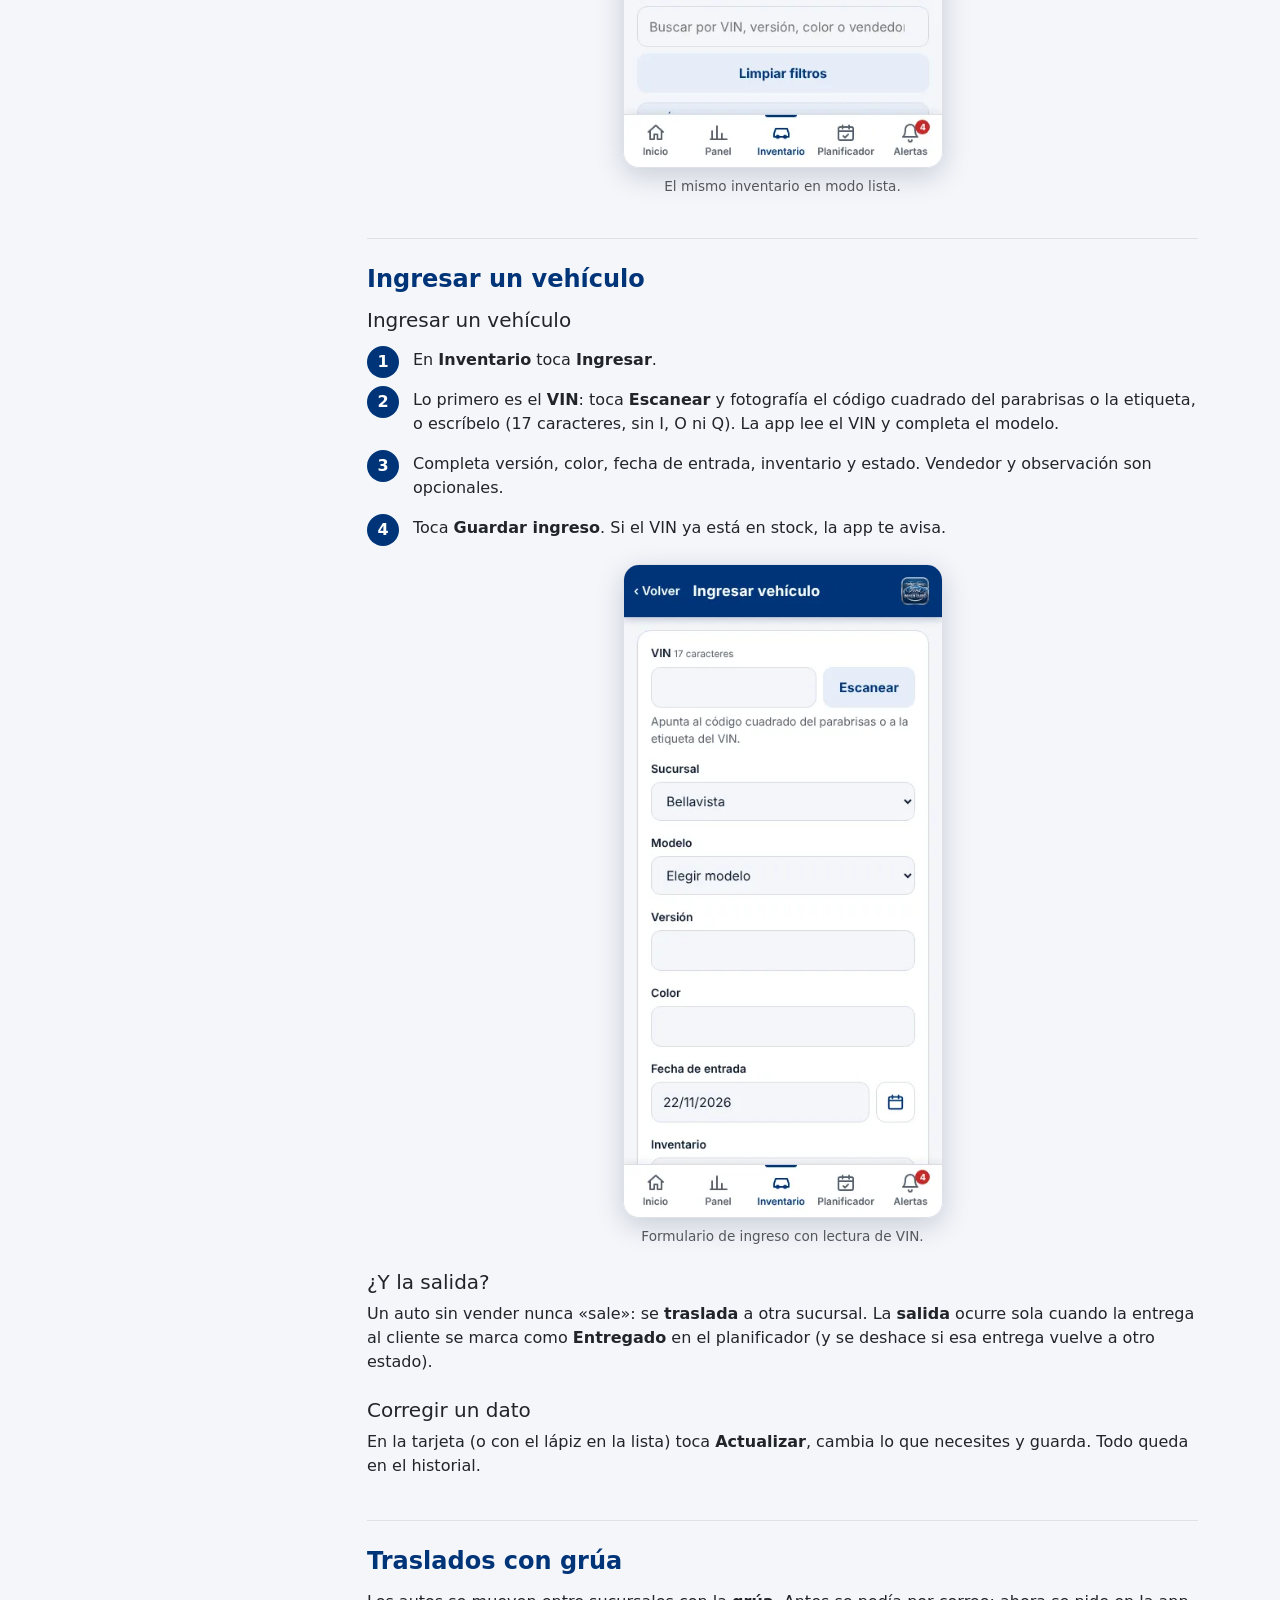
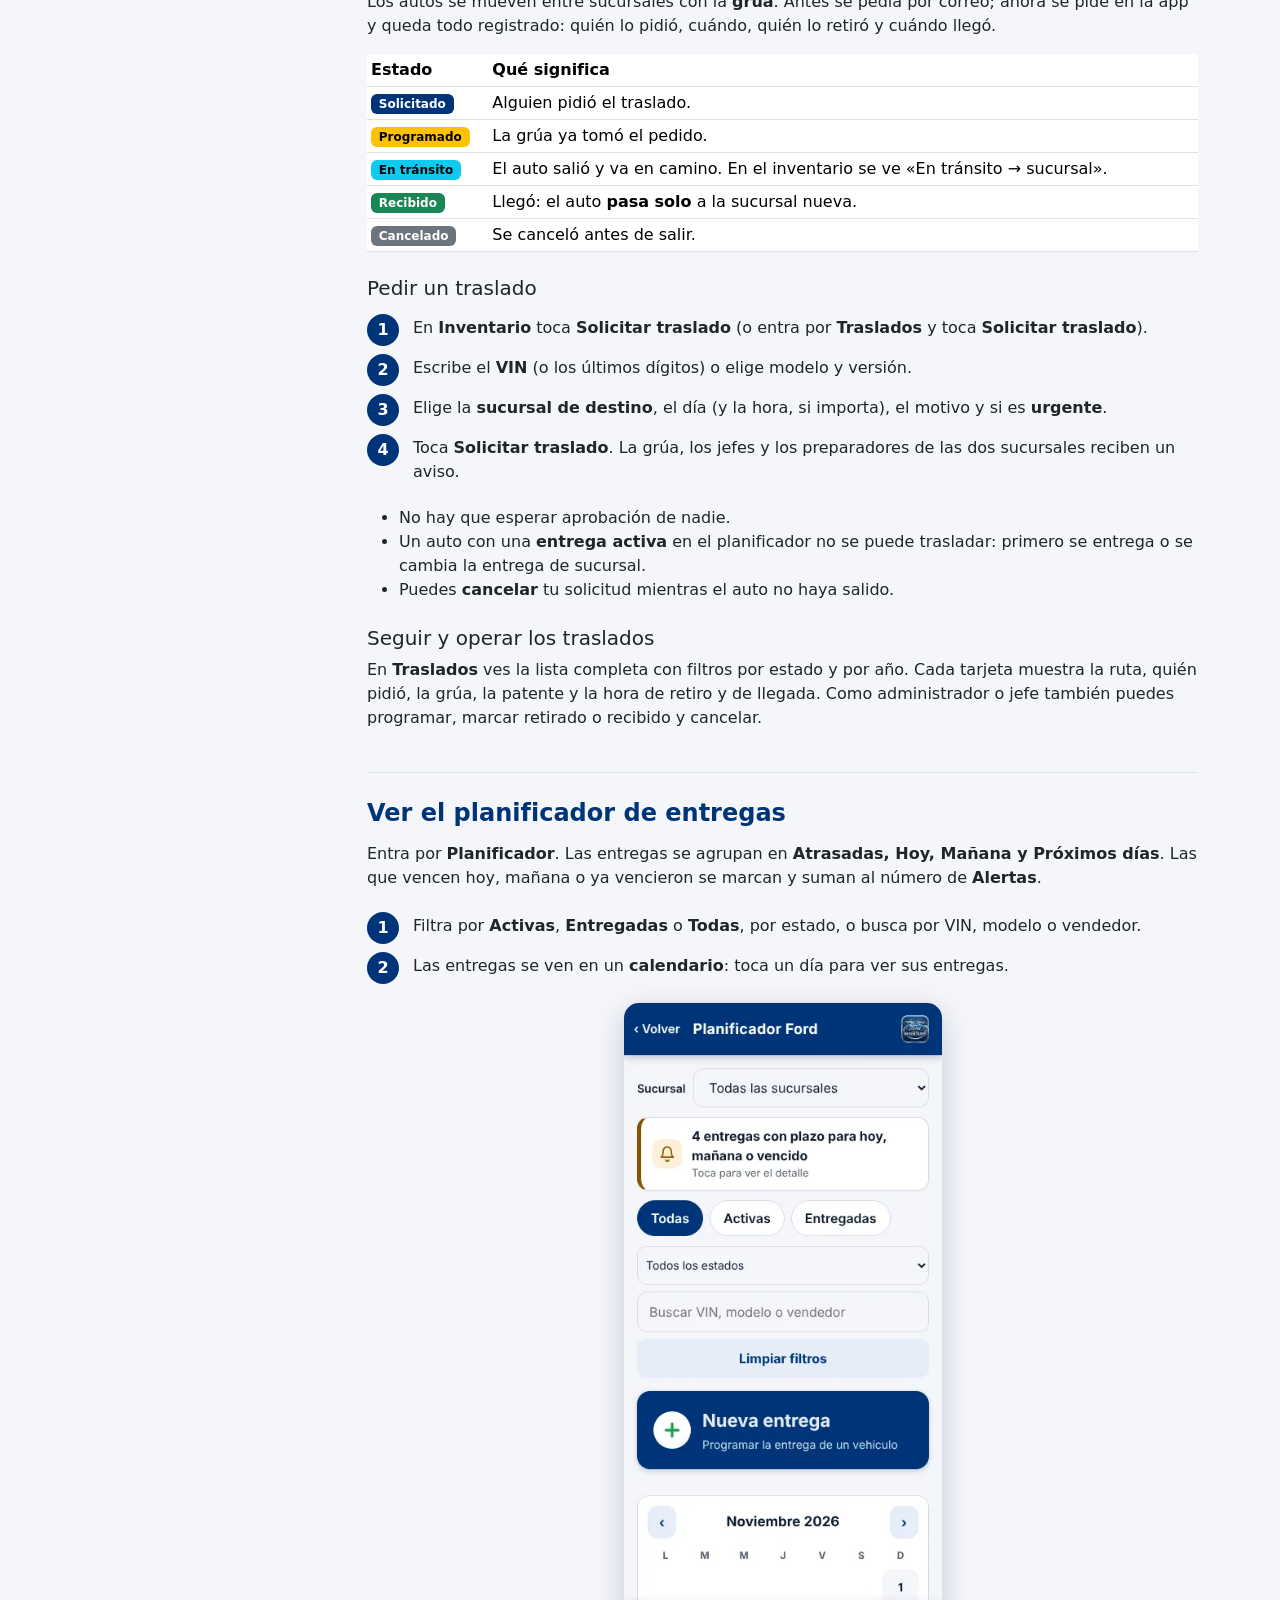
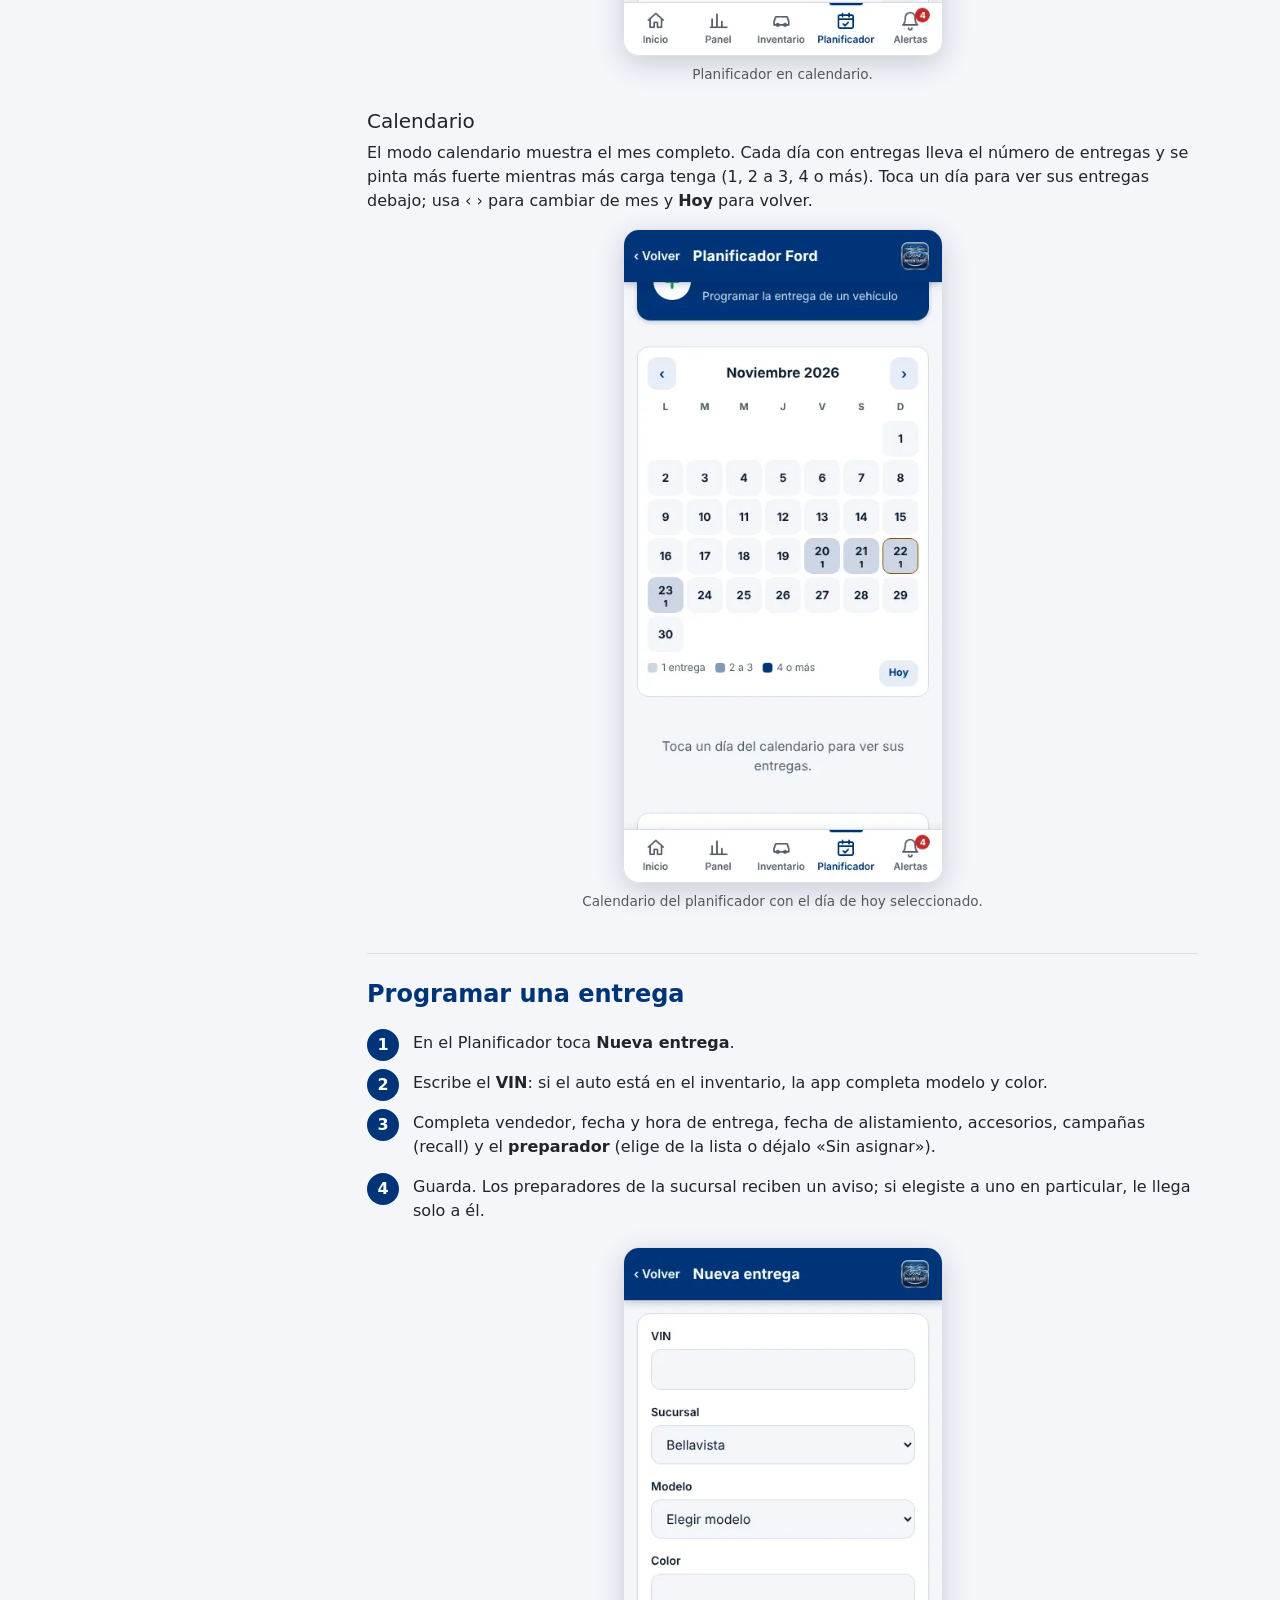
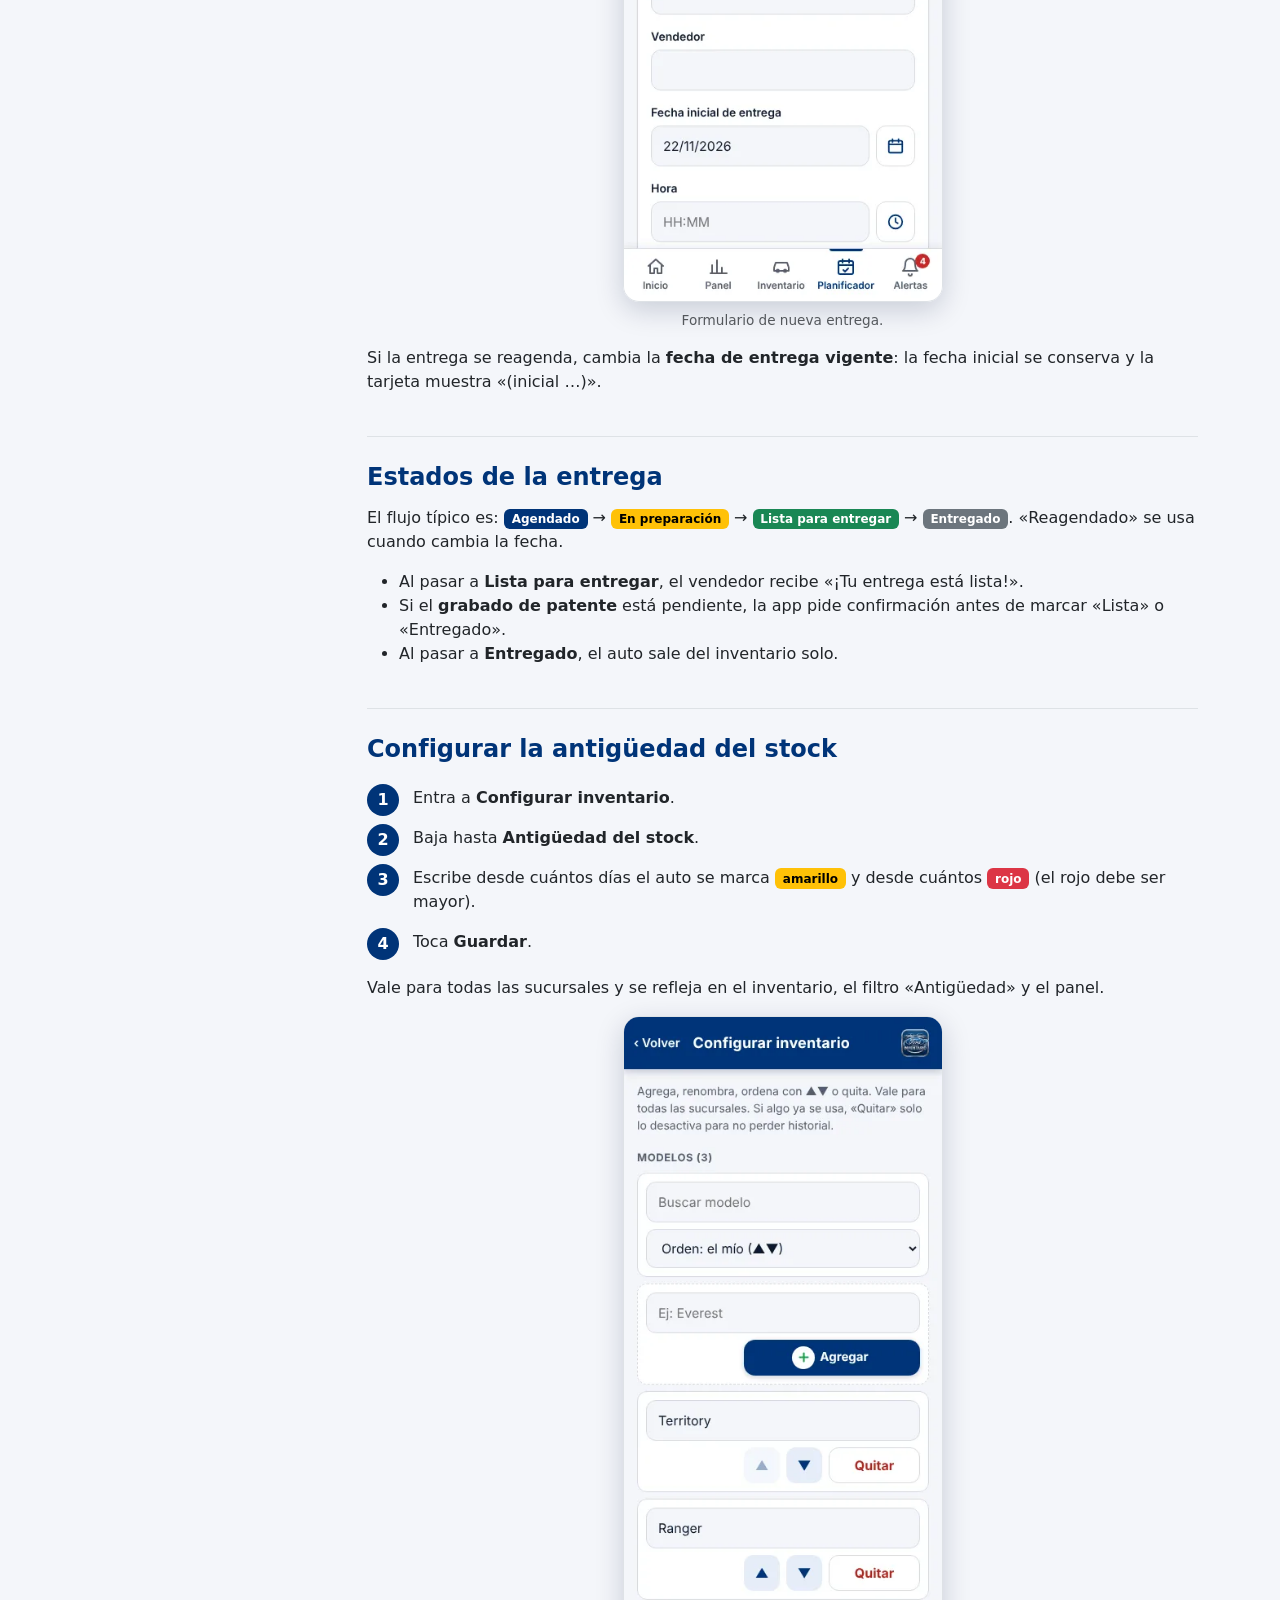
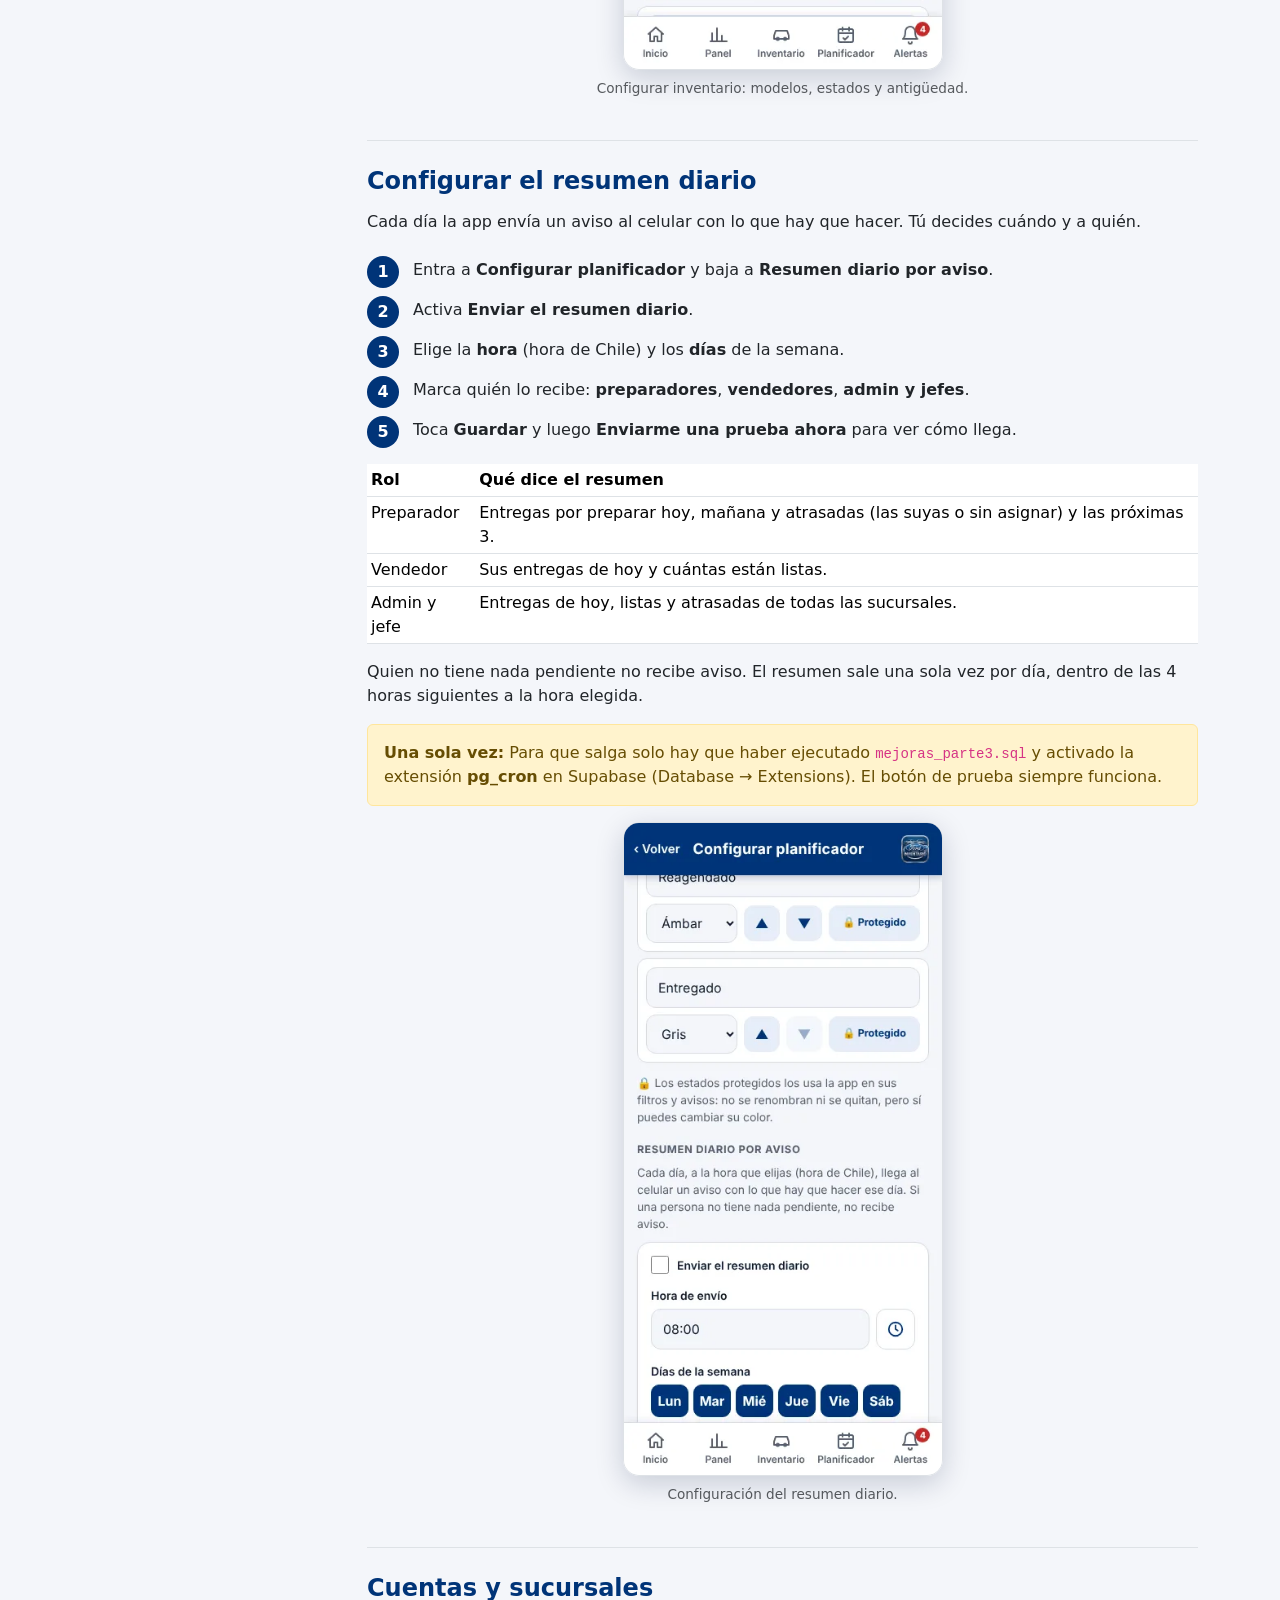
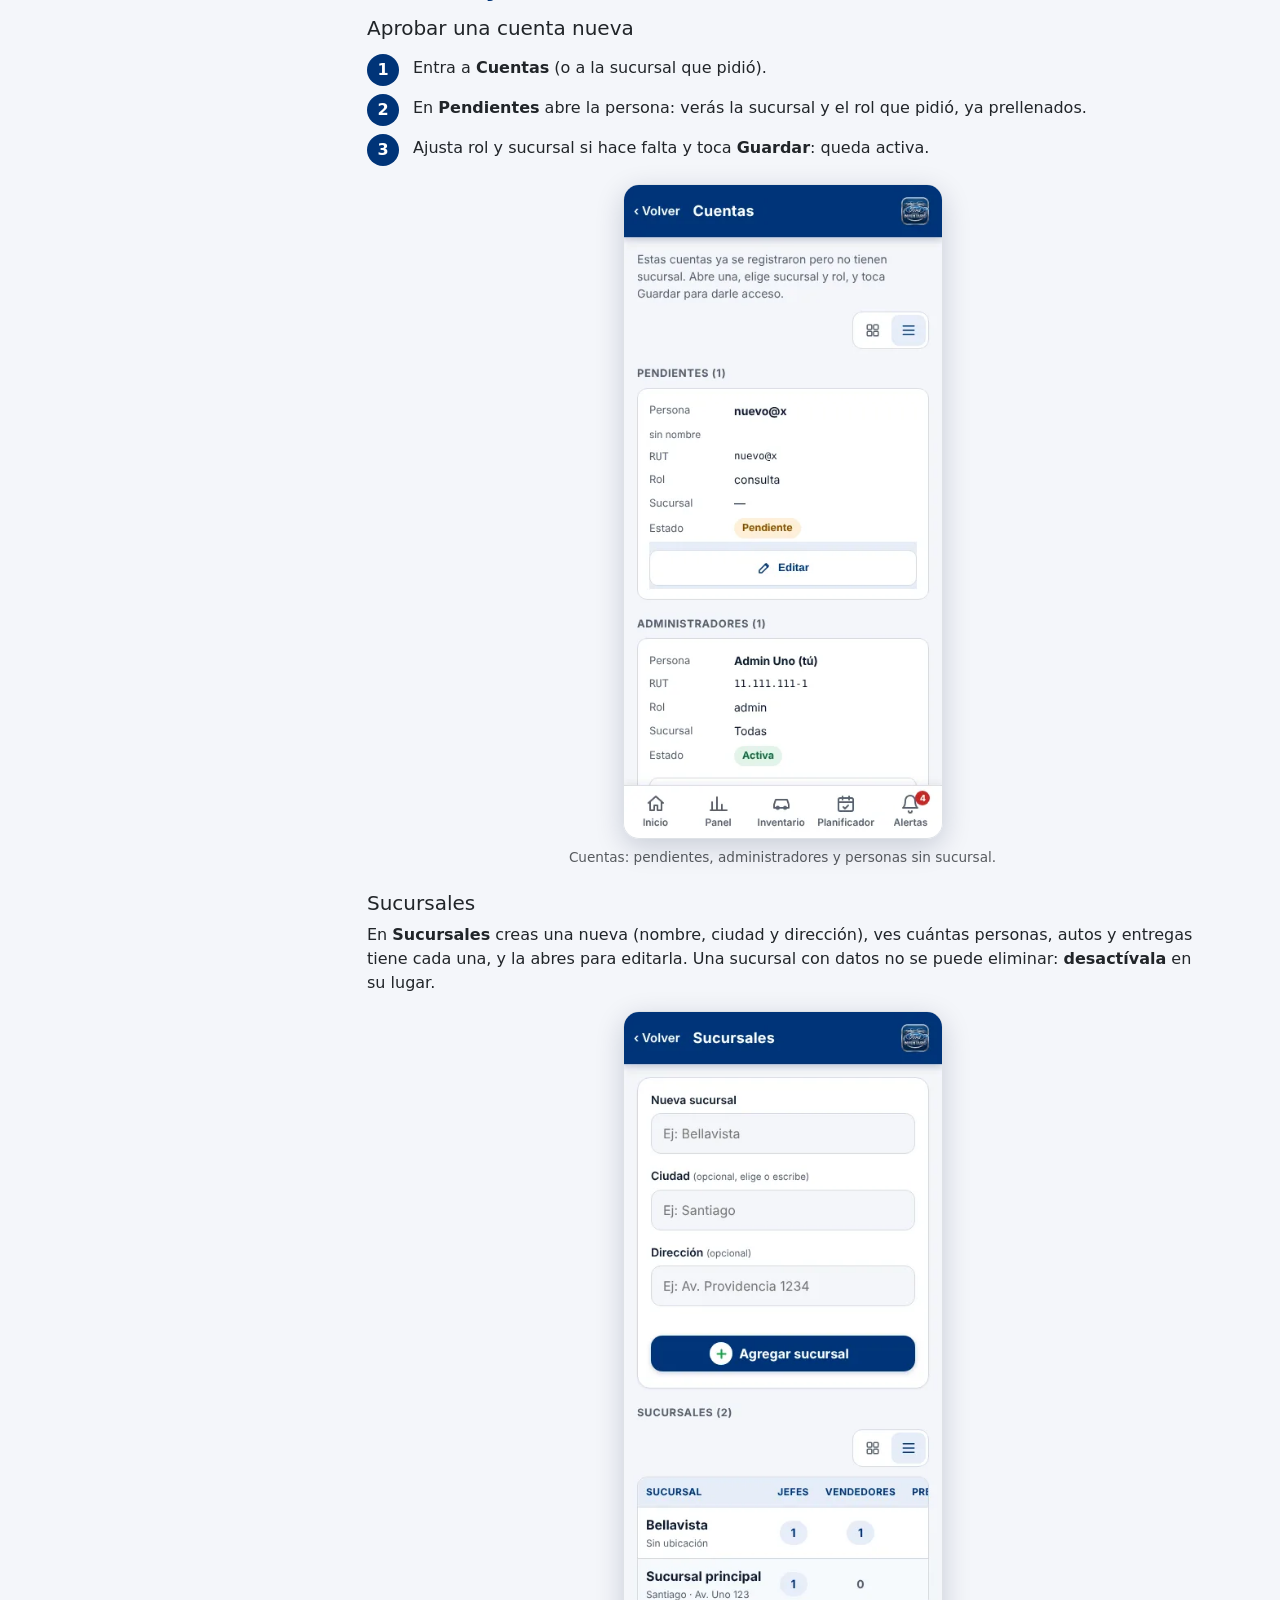
<file: manual/admin.html>
<!doctype html>
<html lang="es" data-bs-theme="light">
<head>
<meta charset="utf-8">
<meta name="viewport" content="width=device-width, initial-scale=1">
<title>Manual del Administrador · Inventario Ford</title>
<meta name="description" content="Manual de uso de Inventario Ford para el perfil Administrador.">
<meta name="theme-color" content="#003478">
<link href="https://cdn.jsdelivr.net/npm/bootstrap@5.3.3/dist/css/bootstrap.min.css" rel="stylesheet">
<link href="manual.css" rel="stylesheet">
</head>
<body data-bs-spy="scroll" data-bs-target="#toc" data-bs-offset="90" tabindex="0">
<nav class="navbar navbar-expand-lg fixed-top mnav">
 <div class="container-xl">
  <a class="navbar-brand fw-bold" href="index.html">Manual · Inventario Ford</a>
  <div class="d-flex align-items-center gap-2 ms-auto">
   <div class="dropdown"><button class="btn btn-sm btn-light dropdown-toggle" data-bs-toggle="dropdown">Perfil: Administrador</button><ul class="dropdown-menu dropdown-menu-end"><li><a class="dropdown-item active" href="admin.html">Administrador</a></li><li><a class="dropdown-item" href="jefe.html">Jefe</a></li><li><a class="dropdown-item" href="preparador.html">Preparador</a></li><li><a class="dropdown-item" href="vendedor.html">Vendedor</a></li><li><a class="dropdown-item" href="consulta.html">Solo consulta</a></li><li><a class="dropdown-item" href="grua.html">Grúa</a></li><li><hr class="dropdown-divider"></li><li><a class="dropdown-item" href="index.html">Todos los manuales</a></li></ul></div>
   <button class="btn btn-sm btn-outline-light" id="tema" type="button" aria-label="Cambiar entre modo claro y oscuro">Tema</button>
   <a class="btn btn-sm btn-warning d-none d-sm-inline" href="../index.html" target="_blank" rel="noopener">Abrir la app</a>
  </div>
 </div>
</nav>
<header class="mhero"><div class="container-xl"><span class="badge rounded-pill text-bg-light mb-2">Perfil Administrador</span><h1>Manual del Administrador</h1><p class="lead mb-0">Todo el control de la operación: cuentas, sucursales, listas, panel, historial y resumen diario.</p></div></header>
<div class="container-xl py-4">
 <div class="row g-4">
  <aside class="col-lg-3 d-print-none"><div class="sticky-lg-top toc-w"><input id="buscar" class="form-control form-control-sm mb-2" type="search" placeholder="Buscar en este manual" aria-label="Buscar en este manual"><div id="toc" class="list-group small"><a class="list-group-item list-group-item-action" href="#resumen">Qué puedes hacer</a><a class="list-group-item list-group-item-action" href="#acceso">Entrar a la app</a><a class="list-group-item list-group-item-action" href="#instalar">Instalarla como app</a><a class="list-group-item list-group-item-action" href="#avisos">Activar los avisos en el celular</a><a class="list-group-item list-group-item-action" href="#apariencia">Modo claro, oscuro y vistas</a><a class="list-group-item list-group-item-action" href="#panel">Panel de resumen</a><a class="list-group-item list-group-item-action" href="#inventario">Ver el inventario</a><a class="list-group-item list-group-item-action" href="#ingresar">Ingresar un vehículo</a><a class="list-group-item list-group-item-action" href="#traslado">Traslados con grúa</a><a class="list-group-item list-group-item-action" href="#planificador">Ver el planificador de entregas</a><a class="list-group-item list-group-item-action" href="#nueva-entrega">Programar una entrega</a><a class="list-group-item list-group-item-action" href="#estados">Estados de la entrega</a><a class="list-group-item list-group-item-action" href="#antiguedad">Configurar la antigüedad del stock</a><a class="list-group-item list-group-item-action" href="#resumen-diario">Configurar el resumen diario</a><a class="list-group-item list-group-item-action" href="#cuentas">Cuentas y sucursales</a><a class="list-group-item list-group-item-action" href="#listas">Modelos, estados y códigos de VIN</a><a class="list-group-item list-group-item-action" href="#historial">Historial de cambios</a><a class="list-group-item list-group-item-action" href="#exportar">Exportar a Excel o CSV</a><a class="list-group-item list-group-item-action" href="#faq">Preguntas frecuentes</a></div></div></aside>
  <main class="col-lg-9" id="doc"><section id="resumen" class="msec"><h2>Qué puedes hacer</h2>
<div class="row g-3">
 <div class="col-md-6"><div class="card h-100"><div class="card-body"><h3 class="h6">Todas las sucursales</h3><p class="mb-0">Ves y cambias inventario y entregas de todas. El selector <b>Sucursal</b> arriba filtra una sola o muestra todas.</p></div></div></div>
 <div class="col-md-6"><div class="card h-100"><div class="card-body"><h3 class="h6">Cuentas y sucursales</h3><p class="mb-0">Apruebas cuentas nuevas, asignas rol y sucursal, restableces claves y creas o desactivas sucursales.</p></div></div></div>
 <div class="col-md-6"><div class="card h-100"><div class="card-body"><h3 class="h6">Listas y reglas</h3><p class="mb-0">Defines modelos, estados, colores de estados, la antigüedad del stock y el resumen diario.</p></div></div></div>
 <div class="col-md-6"><div class="card h-100"><div class="card-body"><h3 class="h6">Control</h3><p class="mb-0">Panel de resumen (barras o torta, y exportar a PDF), historial total de cambios, traslados y exportación a Excel/CSV.</p></div></div></div>
</div>
<figure class="fig"><img src="img/admin-inicio.webp" alt="Inicio del administrador: accesos a Inventario, Planificador, Panel y la sección Administración." loading="lazy" width="390" height="800"><figcaption>Inicio del administrador: accesos a Inventario, Planificador, Panel y la sección Administración.</figcaption></figure></section><section id="acceso" class="msec"><h2>Entrar a la app</h2>
<p>Abre <a href="https://nachioc.github.io/FordInventory/" target="_blank" rel="noopener">https://nachioc.github.io/FordInventory/</a> en tu celular o computador.</p>
<ol class="pasos"><li>Escribe tu <b>RUT</b> y tu <b>contraseña</b>, y toca <b>Entrar</b>.</li><li>Si es tu primera vez, toca <b>Crear cuenta</b>, escribe tu nombre, RUT y una contraseña. Luego elige tu <b>sucursal</b> y tu <b>rol</b> y espera la aprobación de un administrador: verás «Cuenta pendiente» hasta entonces (toca <b>Reintentar</b>).</li><li>Si te dieron una clave temporal, la app te pedirá crear una nueva antes de seguir.</li><li>Si no recuerdas tu clave, toca <b>Olvidé mi clave</b> o pídele al administrador que la restablezca.</li></ol>
<p class="small text-secondary mb-0">El RUT debe ser válido (la app revisa el dígito verificador).</p><div class="alert alert-warning d-flex gap-2" role="note"><div><strong>Para ti:</strong> Si alguien olvida su clave, entra a <b>Cuentas</b>, abre su ficha y toca <b>Restablecer clave</b>. Su clave temporal queda como <code>los 4 últimos dígitos del RUT (sin el dígito verificador)</code> + <code>-Ford</code>, y la app le pide cambiarla al entrar.</div></div></section><section id="instalar" class="msec"><h2>Instalarla como app</h2>
<p>No necesitas tienda de aplicaciones: se instala desde el navegador y queda con su ícono, como cualquier app.</p>
<div class="row g-3">
 <div class="col-md-4"><div class="card h-100"><div class="card-body"><h4 class="h6">Android (Chrome)</h4><p class="mb-0">Menú ⋮ → <b>Instalar app</b> (o «Agregar a la pantalla principal»).</p></div></div></div>
 <div class="col-md-4"><div class="card h-100"><div class="card-body"><h4 class="h6">iPhone (Safari)</h4><p class="mb-0">Botón Compartir → <b>Agregar a inicio</b>. Es obligatorio para recibir avisos en iPhone.</p></div></div></div>
 <div class="col-md-4"><div class="card h-100"><div class="card-body"><h4 class="h6">Computador</h4><p class="mb-0">Chrome, Edge o Brave: ícono de instalar al final de la barra de direcciones.</p></div></div></div>
</div></section><section id="avisos" class="msec"><h2>Activar los avisos en el celular</h2>
<p>La app te avisa como un WhatsApp, aunque esté cerrada. Recibes: cada cambio en las entregas, los traslados de vehículos y el resumen diario.</p>
<ol class="pasos"><li>Entra a <b>Alertas</b> (campana).</li><li>En la caja azul toca <b>Activar avisos</b> y acepta el permiso del navegador. La caja desaparece sola cuando ya están activos.</li><li>Toca <b>Enviar aviso de prueba</b> para comprobar que llega.</li><li>Para dejar de recibirlos en ese dispositivo, usa <b>Desactivar avisos</b>.</li></ol>
<div class="alert alert-warning d-flex gap-2" role="note"><div><strong>Ojo:</strong> En <b>Brave</b> activa antes <i>Configuración → Privacidad → Usar Google Services para mensajería push</i>. En <b>iPhone</b> la app debe estar instalada en inicio. Si no llega nada en un celular, revisa que tenga internet y que Google Play Services esté al día.</div></div>
<figure class="fig"><img src="img/alertas.webp" alt="Pantalla Alertas: plazos de entrega y avisos recibidos." loading="lazy" width="390" height="800"><figcaption>Pantalla Alertas: plazos de entrega y avisos recibidos.</figcaption></figure></section><section id="apariencia" class="msec"><h2>Modo claro, oscuro y vistas</h2>
<p>En <b>Inicio</b>, al final, elige <b>Claro</b> u <b>Oscuro</b>. Se recuerda en ese dispositivo.</p>
<p>Los datos se abren siempre en modo <b>lista</b> (tabla) y puedes pasar a <b>tarjetas</b> con los botoncitos de arriba; la app recuerda tu elección. El planificador es solo un <b>calendario</b>.</p>
<p>En el celular, además de los botones del menú inferior, puedes <b>deslizar el dedo a los lados</b> para pasar entre Inicio, Inventario, Planificador y Alertas.</p></section><section id="panel" class="msec"><h2>Panel de resumen</h2>
<p>Entra por <b>Panel</b> (menú) o por el botón <b>Panel de resumen</b> de Inicio. Muestra al instante, para la sucursal elegida o para todas:</p>
<ul><li><b>Entregas:</b> atrasadas, hoy, mañana, próximos 7 días, listas, sin preparador y entregadas este mes.</li>
<li><b>Inventario:</b> en stock, salidas del mes, antigüedad típica y cuántos autos están en amarillo y en rojo.</li>
<li><b>Gráficos</b> de stock por sucursal, modelo, inventario y estado, y de entregas activas por estado. Cámbialos entre <b>Barras</b> y <b>Torta</b> con el selector de arriba; la app recuerda tu elección.</li>
<li><b>Exportar PDF:</b> el botón de arriba abre la impresión del panel (con fecha y sucursal); elige «Guardar como PDF».</li>
<li><b>Los 5 más antiguos</b> en stock, para decidir qué mover o promocionar.</li></ul>
<figure class="fig"><img src="img/panel.webp" alt="Panel de resumen en el celular." loading="lazy" width="390" height="800"><figcaption>Panel de resumen en el celular.</figcaption></figure><figure class="fig"><img src="img/panel-escritorio.webp" alt="El mismo panel en computador." loading="lazy" width="390" height="800"><figcaption>El mismo panel en computador.</figcaption></figure></section><section id="inventario" class="msec"><h2>Ver el inventario</h2>
<p>Entra por <b>Inventario</b>. Arriba ves cuántos autos hay en stock y cuántos hay en cada inventario (Salón, Vitrina, Patio, Subterráneo, Equipador).</p>
<ol class="pasos"><li>Elige <b>En stock</b>, <b>Trasladados</b> o <b>Todos</b>.</li><li>Filtra por modelo, ubicación, estado o <b>antigüedad</b>, o busca por VIN, versión, color o vendedor.</li><li>Toca <b>Limpiar filtros</b> para volver a ver todo.</li></ol>
<p><b>Antigüedad:</b> los autos que llevan mucho tiempo sin salir muestran un chip <span class="badge text-bg-warning">amarillo</span> o <span class="badge text-bg-danger">rojo</span> con los días. Los umbrales los define el administrador o el jefe (por defecto 60 y 90 días).</p>
<figure class="fig"><img src="img/inventario-tarjetas.webp" alt="Inventario en tarjetas: chips de antigüedad y días en inventario." loading="lazy" width="390" height="800"><figcaption>Inventario en tarjetas: chips de antigüedad y días en inventario.</figcaption></figure>
<figure class="fig"><img src="img/inventario-lista.webp" alt="El mismo inventario en modo lista." loading="lazy" width="390" height="800"><figcaption>El mismo inventario en modo lista.</figcaption></figure></section><section id="ingresar" class="msec"><h2>Ingresar un vehículo</h2>
<h3 class="h5">Ingresar un vehículo</h3>
<ol class="pasos"><li>En <b>Inventario</b> toca <b>Ingresar</b>.</li><li>Lo primero es el <b>VIN</b>: toca <b>Escanear</b> y fotografía el código cuadrado del parabrisas o la etiqueta, o escríbelo (17 caracteres, sin I, O ni Q). La app lee el VIN y completa el modelo.</li><li>Completa versión, color, fecha de entrada, inventario y estado. Vendedor y observación son opcionales.</li><li>Toca <b>Guardar ingreso</b>. Si el VIN ya está en stock, la app te avisa.</li></ol>
<figure class="fig"><img src="img/ingresar.webp" alt="Formulario de ingreso con lectura de VIN." loading="lazy" width="390" height="800"><figcaption>Formulario de ingreso con lectura de VIN.</figcaption></figure>
<h3 class="h5 mt-4">¿Y la salida?</h3>
<p>Un auto sin vender nunca «sale»: se <b>traslada</b> a otra sucursal. La <b>salida</b> ocurre sola cuando la entrega al cliente se marca como <b>Entregado</b> en el planificador (y se deshace si esa entrega vuelve a otro estado).</p>
<h3 class="h5 mt-4">Corregir un dato</h3>
<p>En la tarjeta (o con el lápiz en la lista) toca <b>Actualizar</b>, cambia lo que necesites y guarda. Todo queda en el historial.</p></section><section id="traslado" class="msec"><h2>Traslados con grúa</h2>
<p>Los autos se mueven entre sucursales con la <b>grúa</b>. Antes se pedía por correo; ahora se pide en la app y queda todo registrado: quién lo pidió, cuándo, quién lo retiró y cuándo llegó.</p>
<table class="table table-sm"><thead><tr><th>Estado</th><th>Qué significa</th></tr></thead><tbody>
<tr><td><span class="badge text-bg-primary">Solicitado</span></td><td>Alguien pidió el traslado.</td></tr>
<tr><td><span class="badge text-bg-warning">Programado</span></td><td>La grúa ya tomó el pedido.</td></tr>
<tr><td><span class="badge text-bg-info">En tránsito</span></td><td>El auto salió y va en camino. En el inventario se ve «En tránsito → sucursal».</td></tr>
<tr><td><span class="badge text-bg-success">Recibido</span></td><td>Llegó: el auto <b>pasa solo</b> a la sucursal nueva.</td></tr>
<tr><td><span class="badge text-bg-secondary">Cancelado</span></td><td>Se canceló antes de salir.</td></tr></tbody></table>
<h3 class="h5 mt-4">Pedir un traslado</h3>
<ol class="pasos"><li>En <b>Inventario</b> toca <b>Solicitar traslado</b> (o entra por <b>Traslados</b> y toca <b>Solicitar traslado</b>).</li><li>Escribe el <b>VIN</b> (o los últimos dígitos) o elige modelo y versión.</li><li>Elige la <b>sucursal de destino</b>, el día (y la hora, si importa), el motivo y si es <b>urgente</b>.</li><li>Toca <b>Solicitar traslado</b>. La grúa, los jefes y los preparadores de las dos sucursales reciben un aviso.</li></ol>
<ul><li>No hay que esperar aprobación de nadie.</li>
<li>Un auto con una <b>entrega activa</b> en el planificador no se puede trasladar: primero se entrega o se cambia la entrega de sucursal.</li>
<li>Puedes <b>cancelar</b> tu solicitud mientras el auto no haya salido.</li></ul>
<h3 class="h5 mt-4">Seguir y operar los traslados</h3>
<p>En <b>Traslados</b> ves la lista completa con filtros por estado y por año. Cada tarjeta muestra la ruta, quién pidió, la grúa, la patente y la hora de retiro y de llegada. Como administrador o jefe también puedes programar, marcar retirado o recibido y cancelar.</p></section><section id="planificador" class="msec"><h2>Ver el planificador de entregas</h2>
<p>Entra por <b>Planificador</b>. Las entregas se agrupan en <b>Atrasadas, Hoy, Mañana y Próximos días</b>. Las que vencen hoy, mañana o ya vencieron se marcan y suman al número de <b>Alertas</b>.</p>
<ol class="pasos"><li>Filtra por <b>Activas</b>, <b>Entregadas</b> o <b>Todas</b>, por estado, o busca por VIN, modelo o vendedor.</li><li>Las entregas se ven en un <b>calendario</b>: toca un día para ver sus entregas.</li></ol>
<figure class="fig"><img src="img/planificador.webp" alt="Planificador en calendario." loading="lazy" width="390" height="800"><figcaption>Planificador en calendario.</figcaption></figure>
<h3 class="h5 mt-4">Calendario</h3>
<p>El modo calendario muestra el mes completo. Cada día con entregas lleva el número de entregas y se pinta más fuerte mientras más carga tenga (1, 2 a 3, 4 o más). Toca un día para ver sus entregas debajo; usa ‹ › para cambiar de mes y <b>Hoy</b> para volver.</p>
<figure class="fig"><img src="img/calendario.webp" alt="Calendario del planificador con el día de hoy seleccionado." loading="lazy" width="390" height="800"><figcaption>Calendario del planificador con el día de hoy seleccionado.</figcaption></figure></section><section id="nueva-entrega" class="msec"><h2>Programar una entrega</h2>
<ol class="pasos"><li>En el Planificador toca <b>Nueva entrega</b>.</li><li>Escribe el <b>VIN</b>: si el auto está en el inventario, la app completa modelo y color.</li><li>Completa vendedor, fecha y hora de entrega, fecha de alistamiento, accesorios, campañas (recall) y el <b>preparador</b> (elige de la lista o déjalo «Sin asignar»).</li><li>Guarda. Los preparadores de la sucursal reciben un aviso; si elegiste a uno en particular, le llega solo a él.</li></ol>
<figure class="fig"><img src="img/nueva-entrega.webp" alt="Formulario de nueva entrega." loading="lazy" width="390" height="800"><figcaption>Formulario de nueva entrega.</figcaption></figure>
<p>Si la entrega se reagenda, cambia la <b>fecha de entrega vigente</b>: la fecha inicial se conserva y la tarjeta muestra «(inicial …)».</p></section><section id="estados" class="msec"><h2>Estados de la entrega</h2>
<p>El flujo típico es: <span class="badge text-bg-primary">Agendado</span> → <span class="badge text-bg-warning">En preparación</span> → <span class="badge text-bg-success">Lista para entregar</span> → <span class="badge text-bg-secondary">Entregado</span>. «Reagendado» se usa cuando cambia la fecha.</p>
<ul><li>Al pasar a <b>Lista para entregar</b>, el vendedor recibe «¡Tu entrega está lista!».</li>
<li>Si el <b>grabado de patente</b> está pendiente, la app pide confirmación antes de marcar «Lista» o «Entregado».</li>
<li>Al pasar a <b>Entregado</b>, el auto sale del inventario solo.</li></ul></section><section id="antiguedad" class="msec"><h2>Configurar la antigüedad del stock</h2>
<ol class="pasos"><li>Entra a <b>Configurar inventario</b>.</li><li>Baja hasta <b>Antigüedad del stock</b>.</li><li>Escribe desde cuántos días el auto se marca <span class='badge text-bg-warning'>amarillo</span> y desde cuántos <span class='badge text-bg-danger'>rojo</span> (el rojo debe ser mayor).</li><li>Toca <b>Guardar</b>.</li></ol>
<p>Vale para todas las sucursales y se refleja en el inventario, el filtro «Antigüedad» y el panel.</p>
<figure class="fig"><img src="img/config-inventario.webp" alt="Configurar inventario: modelos, estados y antigüedad." loading="lazy" width="390" height="800"><figcaption>Configurar inventario: modelos, estados y antigüedad.</figcaption></figure></section><section id="resumen-diario" class="msec"><h2>Configurar el resumen diario</h2>
<p>Cada día la app envía un aviso al celular con lo que hay que hacer. Tú decides cuándo y a quién.</p>
<ol class="pasos"><li>Entra a <b>Configurar planificador</b> y baja a <b>Resumen diario por aviso</b>.</li><li>Activa <b>Enviar el resumen diario</b>.</li><li>Elige la <b>hora</b> (hora de Chile) y los <b>días</b> de la semana.</li><li>Marca quién lo recibe: <b>preparadores</b>, <b>vendedores</b>, <b>admin y jefes</b>.</li><li>Toca <b>Guardar</b> y luego <b>Enviarme una prueba ahora</b> para ver cómo llega.</li></ol>
<table class="table table-sm"><thead><tr><th>Rol</th><th>Qué dice el resumen</th></tr></thead><tbody>
<tr><td>Preparador</td><td>Entregas por preparar hoy, mañana y atrasadas (las suyas o sin asignar) y las próximas 3.</td></tr>
<tr><td>Vendedor</td><td>Sus entregas de hoy y cuántas están listas.</td></tr>
<tr><td>Admin y jefe</td><td>Entregas de hoy, listas y atrasadas de todas las sucursales.</td></tr></tbody></table>
<p>Quien no tiene nada pendiente no recibe aviso. El resumen sale una sola vez por día, dentro de las 4 horas siguientes a la hora elegida.</p>
<div class="alert alert-warning d-flex gap-2" role="note"><div><strong>Una sola vez:</strong> Para que salga solo hay que haber ejecutado <code>mejoras_parte3.sql</code> y activado la extensión <b>pg_cron</b> en Supabase (Database → Extensions). El botón de prueba siempre funciona.</div></div>
<figure class="fig"><img src="img/resumen-diario.webp" alt="Configuración del resumen diario." loading="lazy" width="390" height="800"><figcaption>Configuración del resumen diario.</figcaption></figure></section><section id="cuentas" class="msec"><h2>Cuentas y sucursales</h2>
<h3 class="h5">Aprobar una cuenta nueva</h3>
<ol class="pasos"><li>Entra a <b>Cuentas</b> (o a la sucursal que pidió).</li><li>En <b>Pendientes</b> abre la persona: verás la sucursal y el rol que pidió, ya prellenados.</li><li>Ajusta rol y sucursal si hace falta y toca <b>Guardar</b>: queda activa.</li></ol>
<figure class="fig"><img src="img/cuentas.webp" alt="Cuentas: pendientes, administradores y personas sin sucursal." loading="lazy" width="390" height="800"><figcaption>Cuentas: pendientes, administradores y personas sin sucursal.</figcaption></figure>
<h3 class="h5 mt-4">Sucursales</h3>
<p>En <b>Sucursales</b> creas una nueva (nombre, ciudad y dirección), ves cuántas personas, autos y entregas tiene cada una, y la abres para editarla. Una sucursal con datos no se puede eliminar: <b>desactívala</b> en su lugar.</p>
<figure class="fig"><img src="img/sucursales.webp" alt="Lista de sucursales con su resumen." loading="lazy" width="390" height="800"><figcaption>Lista de sucursales con su resumen.</figcaption></figure>
<h3 class="h5 mt-4">Editar personas</h3>
<p>Toca una persona para cambiar nombre, RUT, rol, sucursal o estado, o para <b>restablecer su clave</b>. Con <b>Quitar acceso</b> la persona queda pendiente; con <b>Eliminar usuario</b> su cuenta se borra para siempre (sus entregas y vehículos se conservan; las que tenía como preparador quedan «Sin asignar»). No puedes eliminarte a ti mismo ni al último administrador, y el jefe no puede eliminar administradores ni jefes. Cada persona se ve como tarjeta o como lista.</p></section><section id="listas" class="msec"><h2>Modelos, estados y códigos de VIN</h2>
<p>En <b>Configurar inventario</b> y <b>Configurar planificador</b> agregas, renombras, ordenas con ▲▼ y quitas modelos y estados. Vale para todas las sucursales.</p>
<ul><li>Los estados con candado 🔒 son <b>protegidos</b>: la app los usa en filtros y avisos, así que no se renombran ni se quitan, pero sí se les puede cambiar el color.</li>
<li>Si algo ya se usa, «Quitar» solo lo <b>desactiva</b> para no perder historial.</li>
<li>Los <b>modelos</b> tienen buscador (lupa) y un selector para ordenarlos: tu orden con ▲▼, mayor a menor stock, menor a mayor, o A → Z / Z → A. Con un orden distinto al tuyo, ▲▼ se desactivan.</li>
<li>Los <b>códigos de VIN</b> (primeros 8 caracteres) enseñan a la app qué modelo es cada auto; se aprenden solos al ingresar y aquí los puedes corregir.</li>
<li><b>Probar decodificador de VIN</b> muestra qué datos entrega el servicio externo para un VIN.</li></ul></section><section id="historial" class="msec"><h2>Historial de cambios</h2>
<p>Entra por <b>Historial de cambios</b>. Anota <b>absolutamente todo</b>: ingresos, salidas, cambios en entregas (estado, preparador, fechas…), cuentas y roles, sucursales, modelos, estados, códigos VIN, ajustes, <span class="badge text-bg-warning">traslados</span>, inicios y cierres de sesión y exportaciones. Cada cambio muestra <b>campo: antes → después</b>, con fecha, hora y quién lo hizo. Filtra por tipo con los botones de arriba, busca por persona, VIN o campo, invierte el orden y elige lista o tarjetas.</p>
<figure class="fig"><img src="img/historial.webp" alt="Historial de movimientos." loading="lazy" width="390" height="800"><figcaption>Historial de movimientos.</figcaption></figure></section><section id="exportar" class="msec"><h2>Exportar a Excel o CSV</h2>
<p>Al final del <b>Inventario</b> y del <b>Planificador</b> hay dos botones: <b>Exportar CSV</b> y <b>Exportar Excel</b>.</p>
<ul><li>Se exporta <b>lo que estás viendo</b>: respeta los filtros, la búsqueda y la sucursal elegida.</li>
<li>El inventario incluye la columna <b>Días en inventario</b>.</li>
<li>El Excel (.xlsx) necesita internet la primera vez; si no hay, la app te baja un CSV, que Excel también abre con tildes bien.</li></ul></section><section id="faq" class="msec"><h2>Preguntas frecuentes</h2><div class="accordion" id="faqadmin"><div class="accordion-item"><h3 class="accordion-header"><button class="accordion-button collapsed" type="button" data-bs-toggle="collapse" data-bs-target="#faqadmin0">Una persona no puede entrar.</button></h3><div id="faqadmin0" class="accordion-collapse collapse" data-bs-parent="#faqadmin"><div class="accordion-body">Revisa en <b>Cuentas</b> que esté activa y con sucursal. Si olvidó su clave, restablécela desde su ficha.</div></div></div><div class="accordion-item"><h3 class="accordion-header"><button class="accordion-button collapsed" type="button" data-bs-toggle="collapse" data-bs-target="#faqadmin1">No me llegan los avisos.</button></h3><div id="faqadmin1" class="accordion-collapse collapse" data-bs-parent="#faqadmin"><div class="accordion-body">Mira la sección «Activar los avisos». Lo más común: el permiso del navegador bloqueado o, en Brave, la opción de Google Services apagada.</div></div></div><div class="accordion-item"><h3 class="accordion-header"><button class="accordion-button collapsed" type="button" data-bs-toggle="collapse" data-bs-target="#faqadmin2">El resumen diario no salió.</button></h3><div id="faqadmin2" class="accordion-collapse collapse" data-bs-parent="#faqadmin"><div class="accordion-body">Comprueba que esté activado, que el día esté marcado, que hayas ejecutado <code>mejoras_parte3.sql</code> y que pg_cron esté activo. Prueba con <b>Enviarme una prueba ahora</b>.</div></div></div><div class="accordion-item"><h3 class="accordion-header"><button class="accordion-button collapsed" type="button" data-bs-toggle="collapse" data-bs-target="#faqadmin3">No puedo trasladar un auto.</button></h3><div id="faqadmin3" class="accordion-collapse collapse" data-bs-parent="#faqadmin"><div class="accordion-body">Probablemente tiene una entrega activa. Entrégala o cámbiale la sucursal primero.</div></div></div><div class="accordion-item"><h3 class="accordion-header"><button class="accordion-button collapsed" type="button" data-bs-toggle="collapse" data-bs-target="#faqadmin4">¿Puedo ver una sola sucursal?</button></h3><div id="faqadmin4" class="accordion-collapse collapse" data-bs-parent="#faqadmin"><div class="accordion-body">Sí: usa el selector <b>Sucursal</b> arriba. Lo que exportes respeta esa selección.</div></div></div></div></section>
   <div class="text-center text-secondary small mt-5 mb-3">Inventario Ford · Manual del Administrador · <a href="index.html">Todos los manuales</a> · <a href="#" onclick="window.print();return false">Imprimir</a></div>
  </main>
 </div>
</div>
<button id="arriba" class="btn btn-primary rounded-circle d-print-none" type="button" aria-label="Volver arriba" hidden>↑</button>
<script src="https://cdn.jsdelivr.net/npm/bootstrap@5.3.3/dist/js/bootstrap.bundle.min.js"></script>
<script src="manual.js"></script>
</body>
</html>
</file>
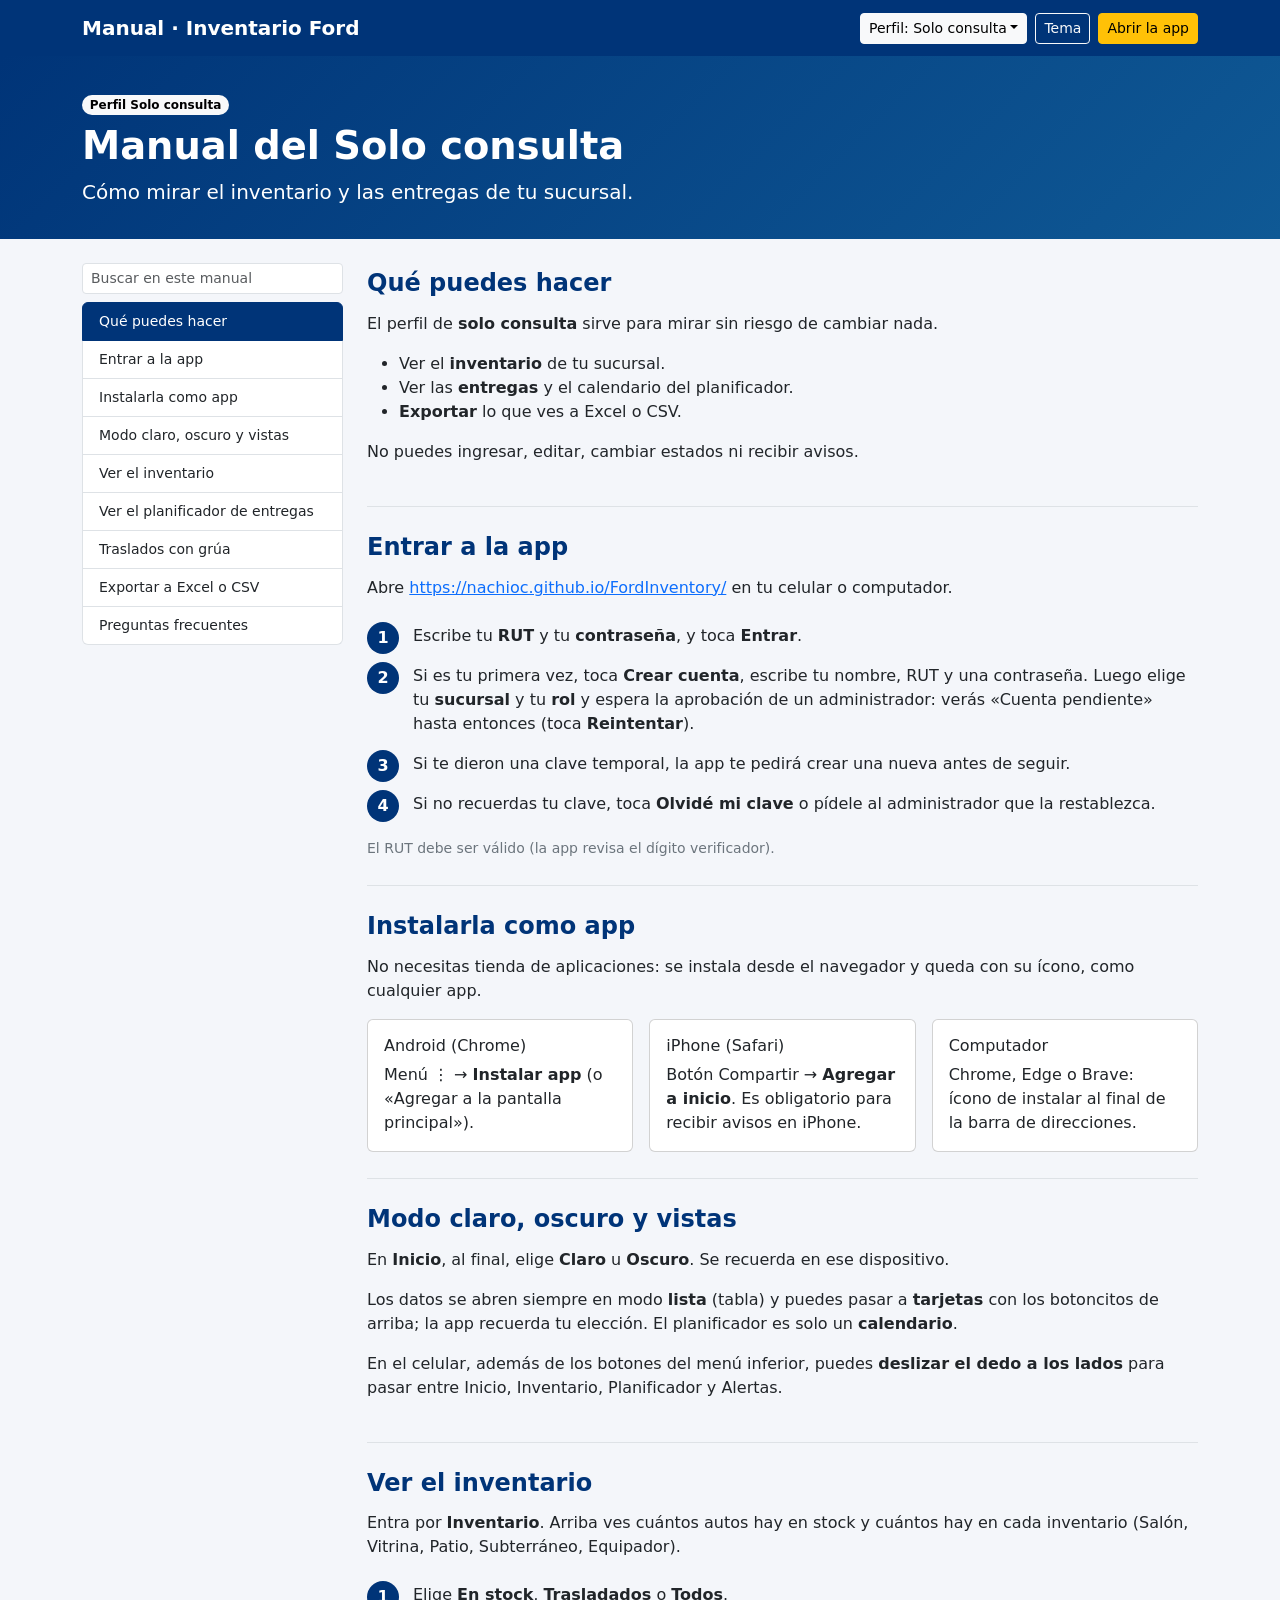
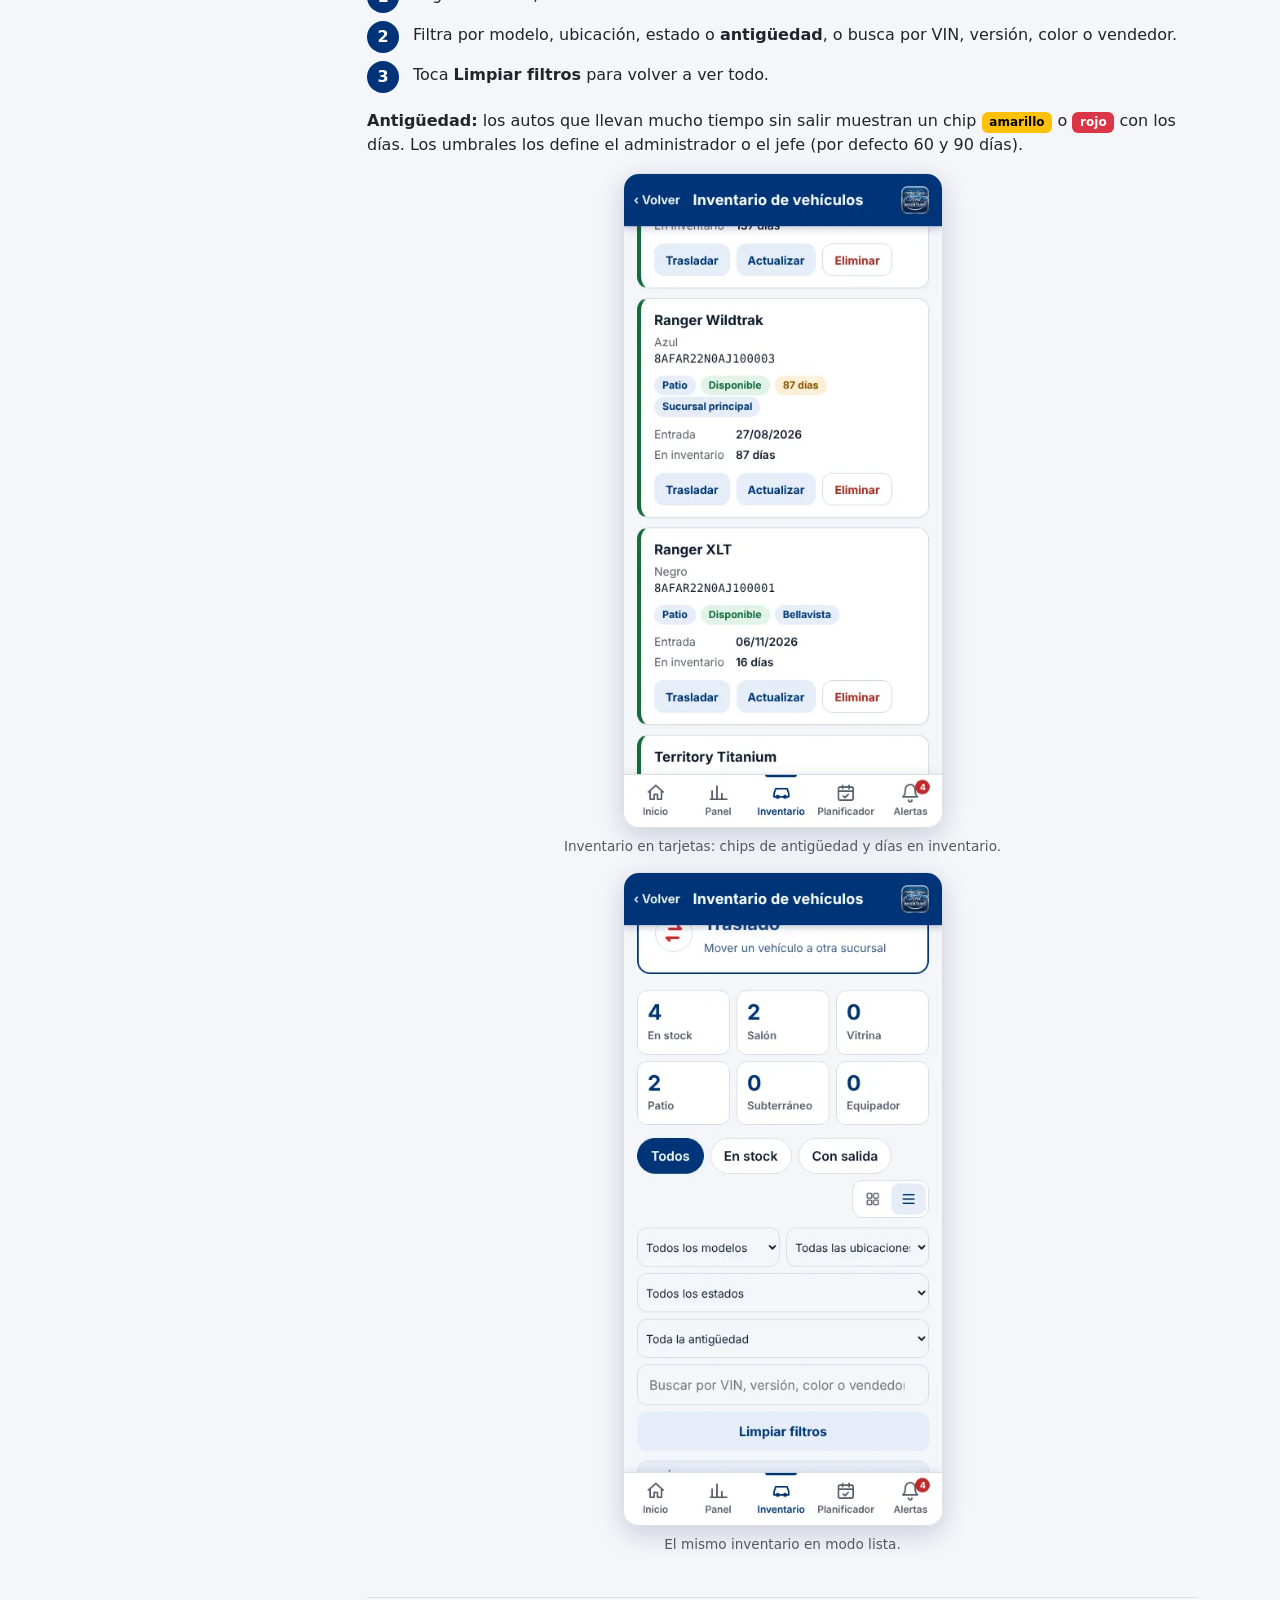
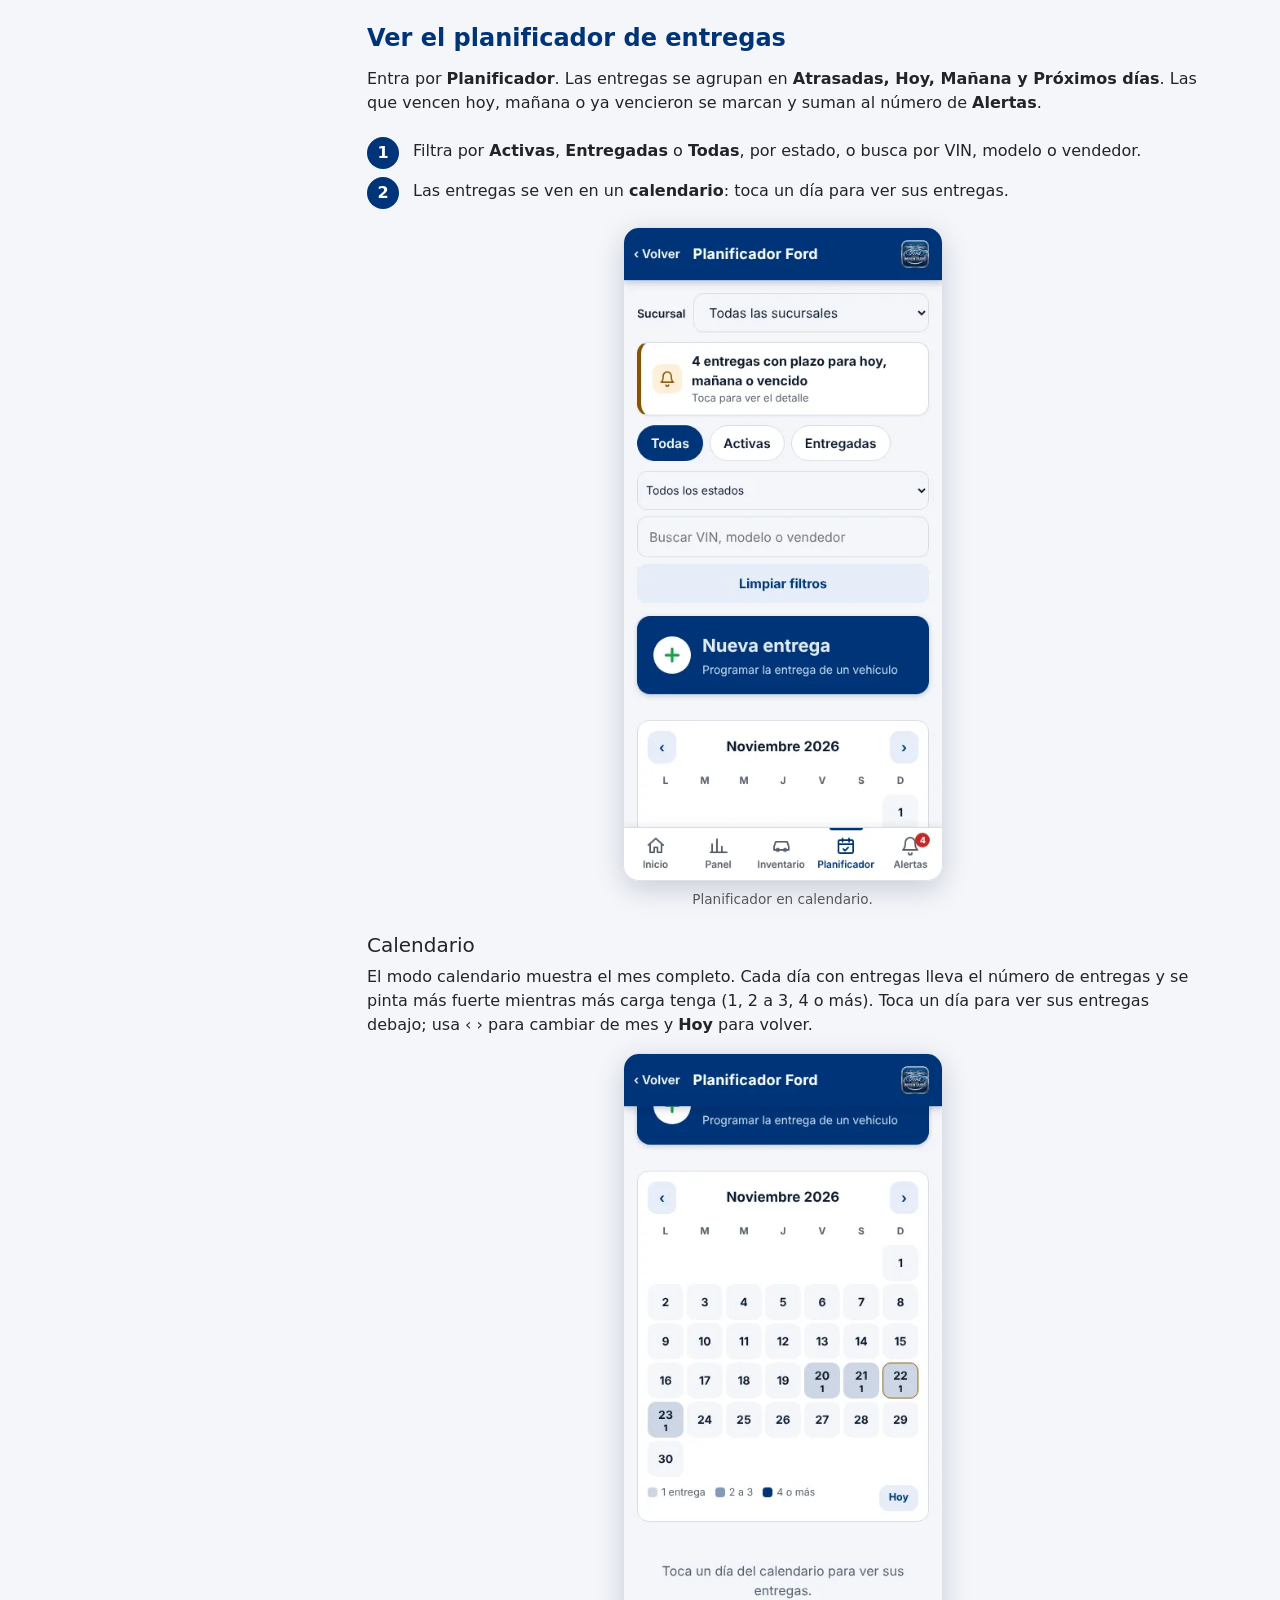
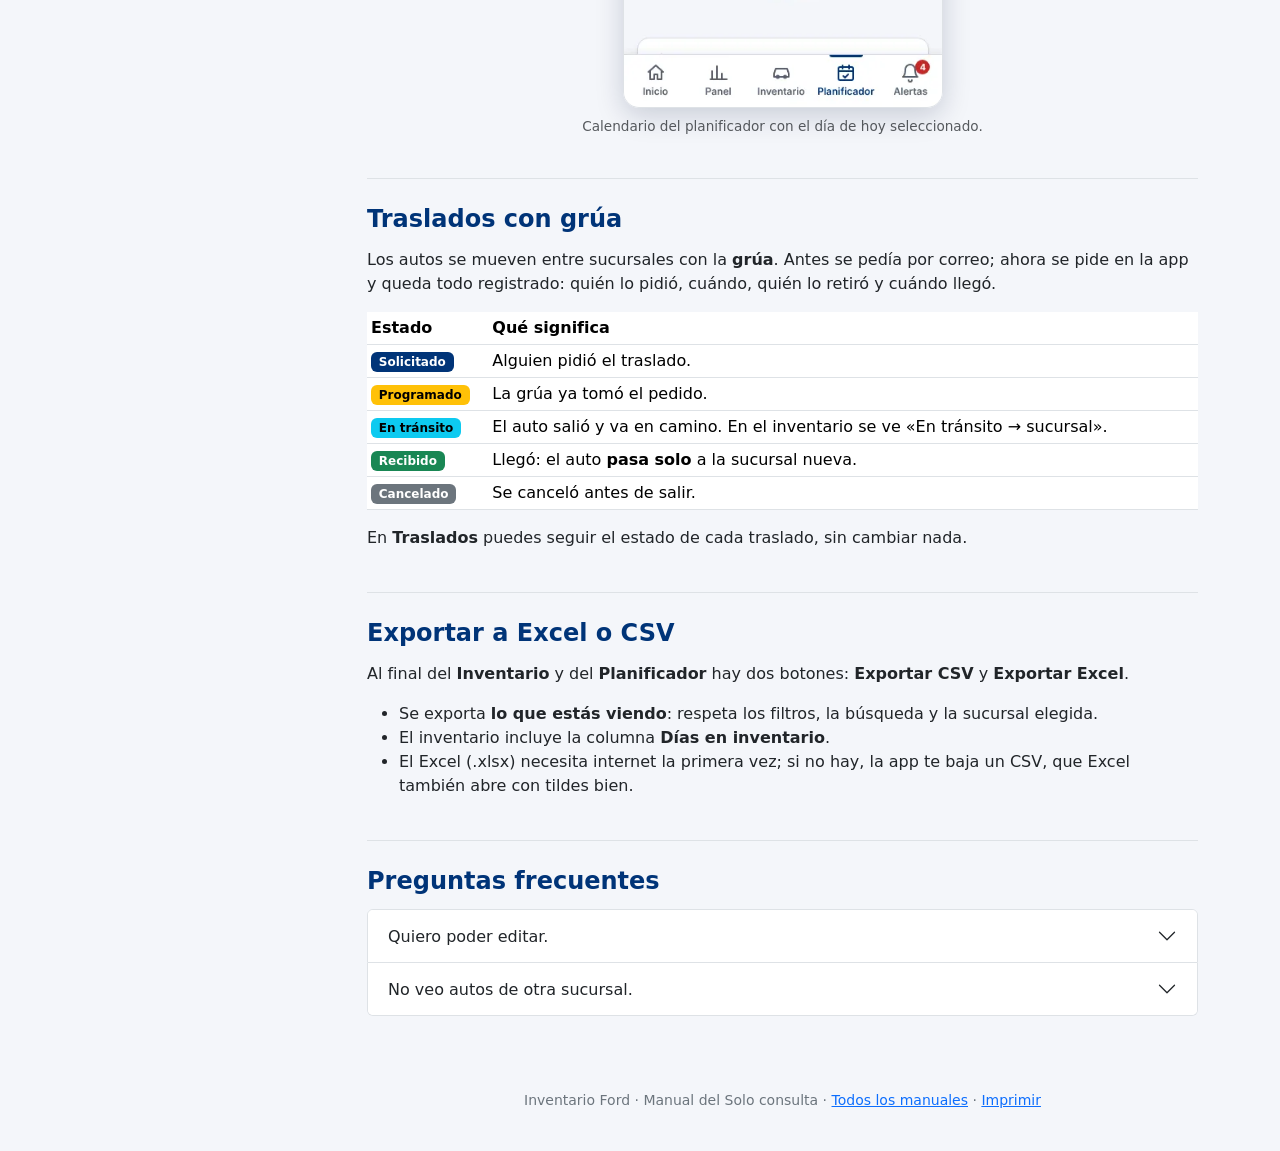
<file: manual/consulta.html>
<!doctype html>
<html lang="es" data-bs-theme="light">
<head>
<meta charset="utf-8">
<meta name="viewport" content="width=device-width, initial-scale=1">
<title>Manual del Solo consulta · Inventario Ford</title>
<meta name="description" content="Manual de uso de Inventario Ford para el perfil Solo consulta.">
<meta name="theme-color" content="#003478">
<link href="https://cdn.jsdelivr.net/npm/bootstrap@5.3.3/dist/css/bootstrap.min.css" rel="stylesheet">
<link href="manual.css" rel="stylesheet">
</head>
<body data-bs-spy="scroll" data-bs-target="#toc" data-bs-offset="90" tabindex="0">
<nav class="navbar navbar-expand-lg fixed-top mnav">
 <div class="container-xl">
  <a class="navbar-brand fw-bold" href="index.html">Manual · Inventario Ford</a>
  <div class="d-flex align-items-center gap-2 ms-auto">
   <div class="dropdown"><button class="btn btn-sm btn-light dropdown-toggle" data-bs-toggle="dropdown">Perfil: Solo consulta</button><ul class="dropdown-menu dropdown-menu-end"><li><a class="dropdown-item" href="admin.html">Administrador</a></li><li><a class="dropdown-item" href="jefe.html">Jefe</a></li><li><a class="dropdown-item" href="preparador.html">Preparador</a></li><li><a class="dropdown-item" href="vendedor.html">Vendedor</a></li><li><a class="dropdown-item active" href="consulta.html">Solo consulta</a></li><li><a class="dropdown-item" href="grua.html">Grúa</a></li><li><hr class="dropdown-divider"></li><li><a class="dropdown-item" href="index.html">Todos los manuales</a></li></ul></div>
   <button class="btn btn-sm btn-outline-light" id="tema" type="button" aria-label="Cambiar entre modo claro y oscuro">Tema</button>
   <a class="btn btn-sm btn-warning d-none d-sm-inline" href="../index.html" target="_blank" rel="noopener">Abrir la app</a>
  </div>
 </div>
</nav>
<header class="mhero"><div class="container-xl"><span class="badge rounded-pill text-bg-light mb-2">Perfil Solo consulta</span><h1>Manual del Solo consulta</h1><p class="lead mb-0">Cómo mirar el inventario y las entregas de tu sucursal.</p></div></header>
<div class="container-xl py-4">
 <div class="row g-4">
  <aside class="col-lg-3 d-print-none"><div class="sticky-lg-top toc-w"><input id="buscar" class="form-control form-control-sm mb-2" type="search" placeholder="Buscar en este manual" aria-label="Buscar en este manual"><div id="toc" class="list-group small"><a class="list-group-item list-group-item-action" href="#resumen">Qué puedes hacer</a><a class="list-group-item list-group-item-action" href="#acceso">Entrar a la app</a><a class="list-group-item list-group-item-action" href="#instalar">Instalarla como app</a><a class="list-group-item list-group-item-action" href="#apariencia">Modo claro, oscuro y vistas</a><a class="list-group-item list-group-item-action" href="#inventario">Ver el inventario</a><a class="list-group-item list-group-item-action" href="#planificador">Ver el planificador de entregas</a><a class="list-group-item list-group-item-action" href="#traslado">Traslados con grúa</a><a class="list-group-item list-group-item-action" href="#exportar">Exportar a Excel o CSV</a><a class="list-group-item list-group-item-action" href="#faq">Preguntas frecuentes</a></div></div></aside>
  <main class="col-lg-9" id="doc"><section id="resumen" class="msec"><h2>Qué puedes hacer</h2>
<p>El perfil de <b>solo consulta</b> sirve para mirar sin riesgo de cambiar nada.</p>
<ul><li>Ver el <b>inventario</b> de tu sucursal.</li><li>Ver las <b>entregas</b> y el calendario del planificador.</li><li><b>Exportar</b> lo que ves a Excel o CSV.</li></ul>
<p>No puedes ingresar, editar, cambiar estados ni recibir avisos.</p></section><section id="acceso" class="msec"><h2>Entrar a la app</h2>
<p>Abre <a href="https://nachioc.github.io/FordInventory/" target="_blank" rel="noopener">https://nachioc.github.io/FordInventory/</a> en tu celular o computador.</p>
<ol class="pasos"><li>Escribe tu <b>RUT</b> y tu <b>contraseña</b>, y toca <b>Entrar</b>.</li><li>Si es tu primera vez, toca <b>Crear cuenta</b>, escribe tu nombre, RUT y una contraseña. Luego elige tu <b>sucursal</b> y tu <b>rol</b> y espera la aprobación de un administrador: verás «Cuenta pendiente» hasta entonces (toca <b>Reintentar</b>).</li><li>Si te dieron una clave temporal, la app te pedirá crear una nueva antes de seguir.</li><li>Si no recuerdas tu clave, toca <b>Olvidé mi clave</b> o pídele al administrador que la restablezca.</li></ol>
<p class="small text-secondary mb-0">El RUT debe ser válido (la app revisa el dígito verificador).</p></section><section id="instalar" class="msec"><h2>Instalarla como app</h2>
<p>No necesitas tienda de aplicaciones: se instala desde el navegador y queda con su ícono, como cualquier app.</p>
<div class="row g-3">
 <div class="col-md-4"><div class="card h-100"><div class="card-body"><h4 class="h6">Android (Chrome)</h4><p class="mb-0">Menú ⋮ → <b>Instalar app</b> (o «Agregar a la pantalla principal»).</p></div></div></div>
 <div class="col-md-4"><div class="card h-100"><div class="card-body"><h4 class="h6">iPhone (Safari)</h4><p class="mb-0">Botón Compartir → <b>Agregar a inicio</b>. Es obligatorio para recibir avisos en iPhone.</p></div></div></div>
 <div class="col-md-4"><div class="card h-100"><div class="card-body"><h4 class="h6">Computador</h4><p class="mb-0">Chrome, Edge o Brave: ícono de instalar al final de la barra de direcciones.</p></div></div></div>
</div></section><section id="apariencia" class="msec"><h2>Modo claro, oscuro y vistas</h2>
<p>En <b>Inicio</b>, al final, elige <b>Claro</b> u <b>Oscuro</b>. Se recuerda en ese dispositivo.</p>
<p>Los datos se abren siempre en modo <b>lista</b> (tabla) y puedes pasar a <b>tarjetas</b> con los botoncitos de arriba; la app recuerda tu elección. El planificador es solo un <b>calendario</b>.</p>
<p>En el celular, además de los botones del menú inferior, puedes <b>deslizar el dedo a los lados</b> para pasar entre Inicio, Inventario, Planificador y Alertas.</p></section><section id="inventario" class="msec"><h2>Ver el inventario</h2>
<p>Entra por <b>Inventario</b>. Arriba ves cuántos autos hay en stock y cuántos hay en cada inventario (Salón, Vitrina, Patio, Subterráneo, Equipador).</p>
<ol class="pasos"><li>Elige <b>En stock</b>, <b>Trasladados</b> o <b>Todos</b>.</li><li>Filtra por modelo, ubicación, estado o <b>antigüedad</b>, o busca por VIN, versión, color o vendedor.</li><li>Toca <b>Limpiar filtros</b> para volver a ver todo.</li></ol>
<p><b>Antigüedad:</b> los autos que llevan mucho tiempo sin salir muestran un chip <span class="badge text-bg-warning">amarillo</span> o <span class="badge text-bg-danger">rojo</span> con los días. Los umbrales los define el administrador o el jefe (por defecto 60 y 90 días).</p>
<figure class="fig"><img src="img/inventario-tarjetas.webp" alt="Inventario en tarjetas: chips de antigüedad y días en inventario." loading="lazy" width="390" height="800"><figcaption>Inventario en tarjetas: chips de antigüedad y días en inventario.</figcaption></figure>
<figure class="fig"><img src="img/inventario-lista.webp" alt="El mismo inventario en modo lista." loading="lazy" width="390" height="800"><figcaption>El mismo inventario en modo lista.</figcaption></figure></section><section id="planificador" class="msec"><h2>Ver el planificador de entregas</h2>
<p>Entra por <b>Planificador</b>. Las entregas se agrupan en <b>Atrasadas, Hoy, Mañana y Próximos días</b>. Las que vencen hoy, mañana o ya vencieron se marcan y suman al número de <b>Alertas</b>.</p>
<ol class="pasos"><li>Filtra por <b>Activas</b>, <b>Entregadas</b> o <b>Todas</b>, por estado, o busca por VIN, modelo o vendedor.</li><li>Las entregas se ven en un <b>calendario</b>: toca un día para ver sus entregas.</li></ol>
<figure class="fig"><img src="img/planificador.webp" alt="Planificador en calendario." loading="lazy" width="390" height="800"><figcaption>Planificador en calendario.</figcaption></figure>
<h3 class="h5 mt-4">Calendario</h3>
<p>El modo calendario muestra el mes completo. Cada día con entregas lleva el número de entregas y se pinta más fuerte mientras más carga tenga (1, 2 a 3, 4 o más). Toca un día para ver sus entregas debajo; usa ‹ › para cambiar de mes y <b>Hoy</b> para volver.</p>
<figure class="fig"><img src="img/calendario.webp" alt="Calendario del planificador con el día de hoy seleccionado." loading="lazy" width="390" height="800"><figcaption>Calendario del planificador con el día de hoy seleccionado.</figcaption></figure></section><section id="traslado" class="msec"><h2>Traslados con grúa</h2>
<p>Los autos se mueven entre sucursales con la <b>grúa</b>. Antes se pedía por correo; ahora se pide en la app y queda todo registrado: quién lo pidió, cuándo, quién lo retiró y cuándo llegó.</p>
<table class="table table-sm"><thead><tr><th>Estado</th><th>Qué significa</th></tr></thead><tbody>
<tr><td><span class="badge text-bg-primary">Solicitado</span></td><td>Alguien pidió el traslado.</td></tr>
<tr><td><span class="badge text-bg-warning">Programado</span></td><td>La grúa ya tomó el pedido.</td></tr>
<tr><td><span class="badge text-bg-info">En tránsito</span></td><td>El auto salió y va en camino. En el inventario se ve «En tránsito → sucursal».</td></tr>
<tr><td><span class="badge text-bg-success">Recibido</span></td><td>Llegó: el auto <b>pasa solo</b> a la sucursal nueva.</td></tr>
<tr><td><span class="badge text-bg-secondary">Cancelado</span></td><td>Se canceló antes de salir.</td></tr></tbody></table>
<p>En <b>Traslados</b> puedes seguir el estado de cada traslado, sin cambiar nada.</p></section><section id="exportar" class="msec"><h2>Exportar a Excel o CSV</h2>
<p>Al final del <b>Inventario</b> y del <b>Planificador</b> hay dos botones: <b>Exportar CSV</b> y <b>Exportar Excel</b>.</p>
<ul><li>Se exporta <b>lo que estás viendo</b>: respeta los filtros, la búsqueda y la sucursal elegida.</li>
<li>El inventario incluye la columna <b>Días en inventario</b>.</li>
<li>El Excel (.xlsx) necesita internet la primera vez; si no hay, la app te baja un CSV, que Excel también abre con tildes bien.</li></ul></section><section id="faq" class="msec"><h2>Preguntas frecuentes</h2><div class="accordion" id="faqconsulta"><div class="accordion-item"><h3 class="accordion-header"><button class="accordion-button collapsed" type="button" data-bs-toggle="collapse" data-bs-target="#faqconsulta0">Quiero poder editar.</button></h3><div id="faqconsulta0" class="accordion-collapse collapse" data-bs-parent="#faqconsulta"><div class="accordion-body">Pídele a un administrador que cambie tu rol desde Cuentas.</div></div></div><div class="accordion-item"><h3 class="accordion-header"><button class="accordion-button collapsed" type="button" data-bs-toggle="collapse" data-bs-target="#faqconsulta1">No veo autos de otra sucursal.</button></h3><div id="faqconsulta1" class="accordion-collapse collapse" data-bs-parent="#faqconsulta"><div class="accordion-body">Tu perfil ve solo la sucursal que tienes asignada.</div></div></div></div></section>
   <div class="text-center text-secondary small mt-5 mb-3">Inventario Ford · Manual del Solo consulta · <a href="index.html">Todos los manuales</a> · <a href="#" onclick="window.print();return false">Imprimir</a></div>
  </main>
 </div>
</div>
<button id="arriba" class="btn btn-primary rounded-circle d-print-none" type="button" aria-label="Volver arriba" hidden>↑</button>
<script src="https://cdn.jsdelivr.net/npm/bootstrap@5.3.3/dist/js/bootstrap.bundle.min.js"></script>
<script src="manual.js"></script>
</body>
</html>
</file>
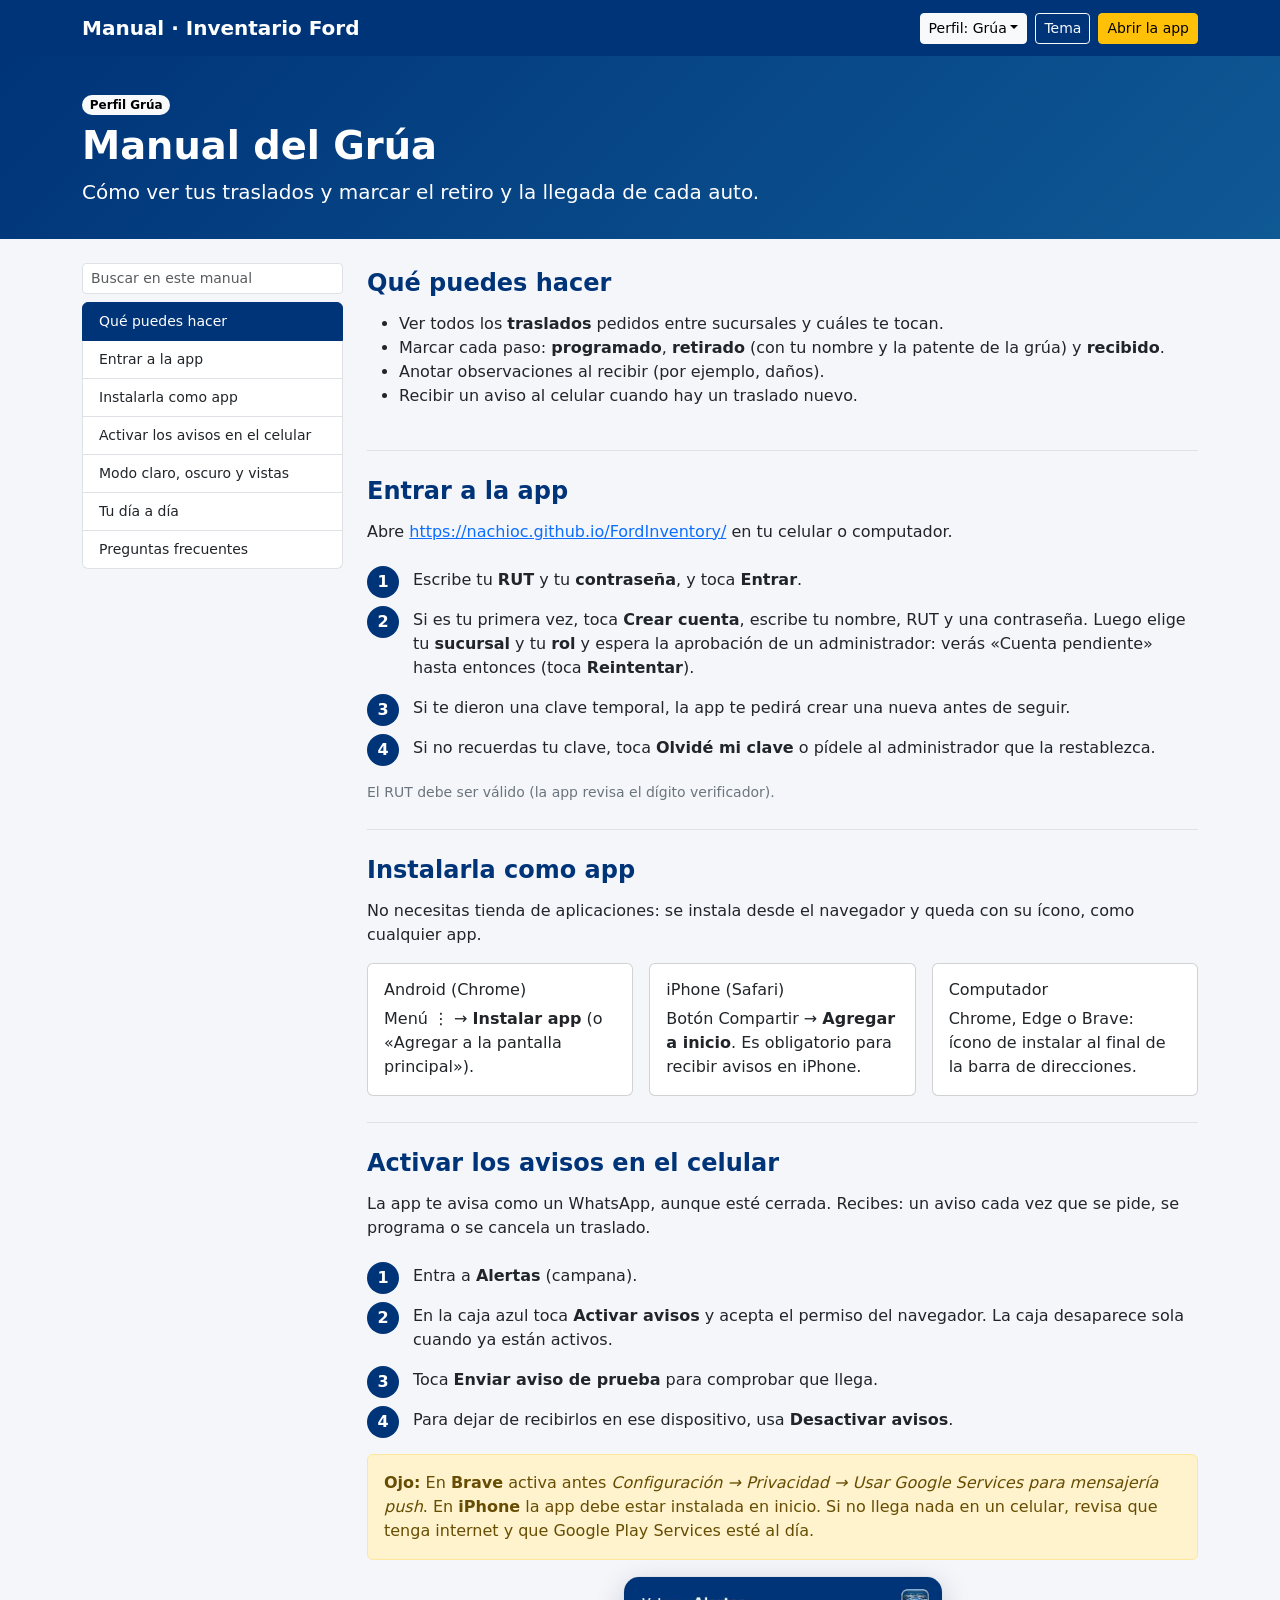
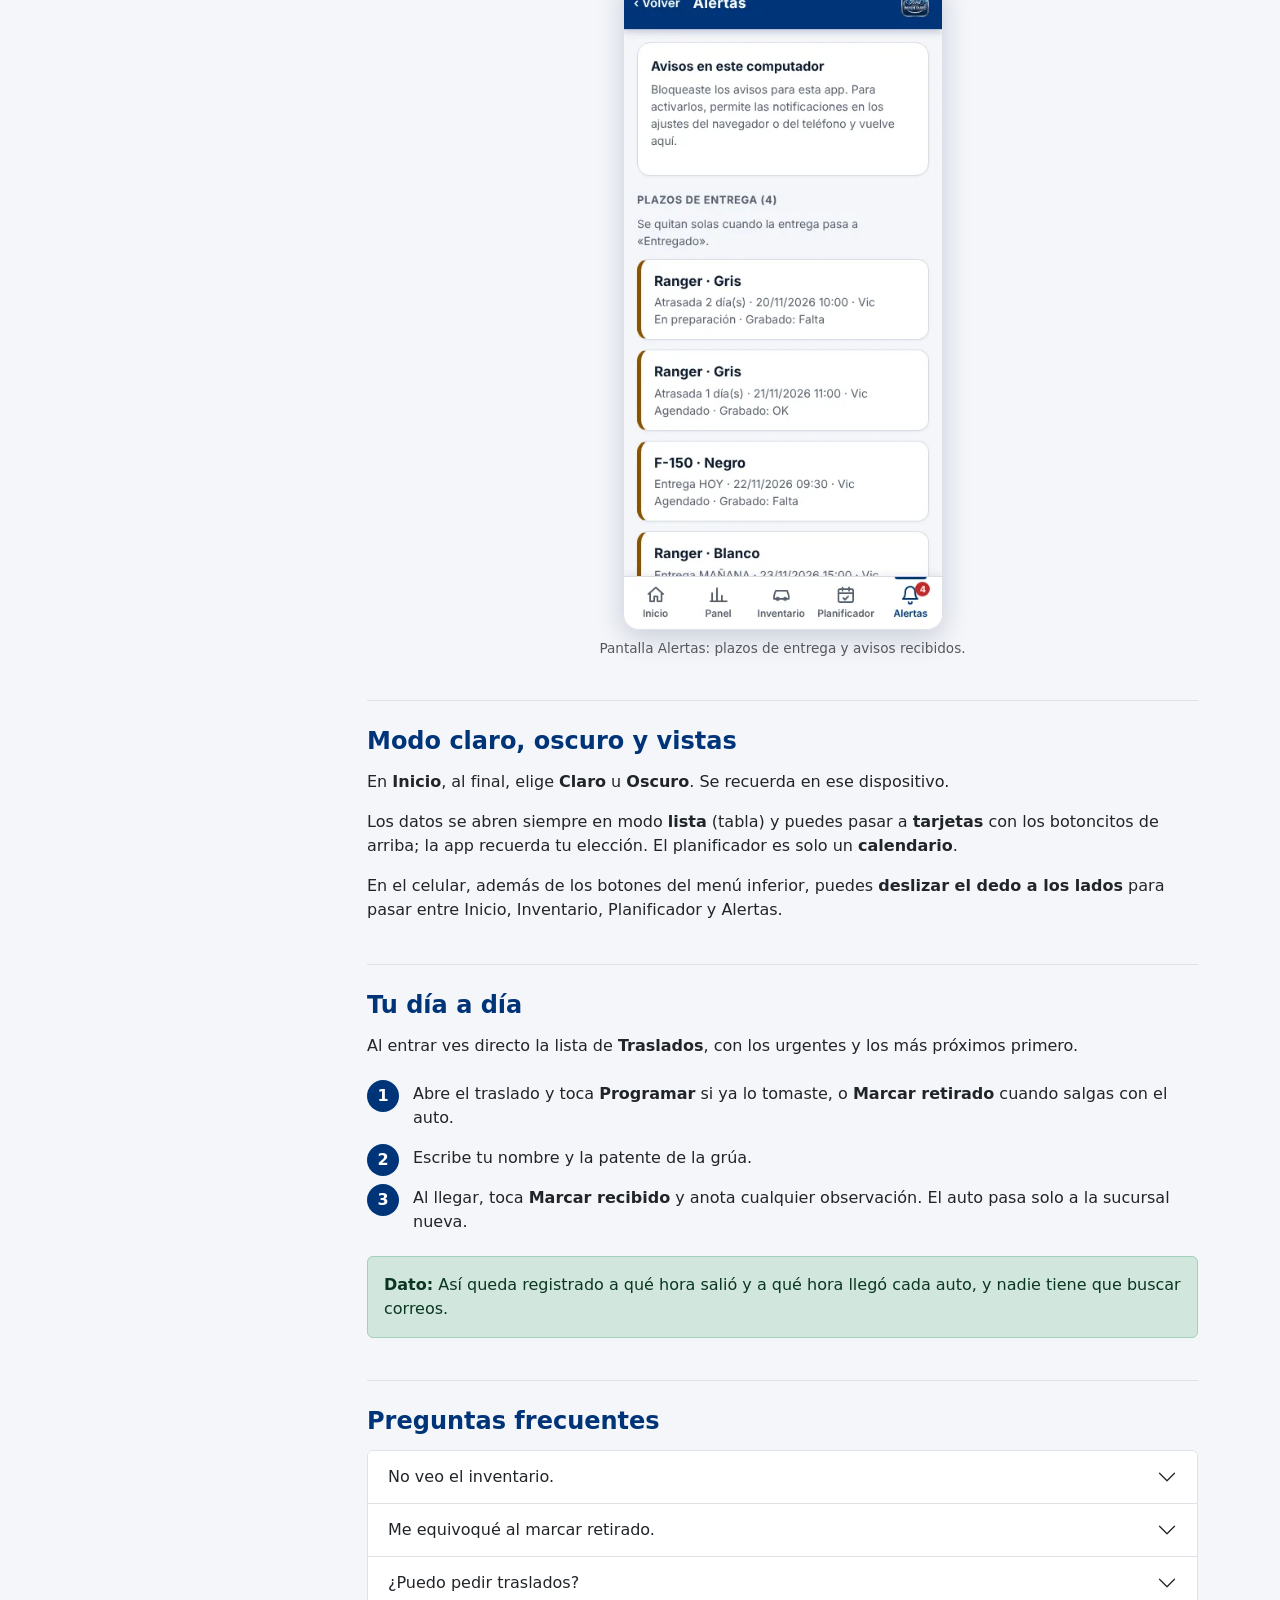
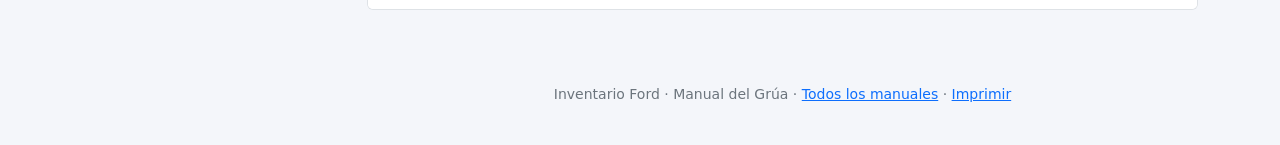
<file: manual/grua.html>
<!doctype html>
<html lang="es" data-bs-theme="light">
<head>
<meta charset="utf-8">
<meta name="viewport" content="width=device-width, initial-scale=1">
<title>Manual del Grúa · Inventario Ford</title>
<meta name="description" content="Manual de uso de Inventario Ford para el perfil Grúa.">
<meta name="theme-color" content="#003478">
<link href="https://cdn.jsdelivr.net/npm/bootstrap@5.3.3/dist/css/bootstrap.min.css" rel="stylesheet">
<link href="manual.css" rel="stylesheet">
</head>
<body data-bs-spy="scroll" data-bs-target="#toc" data-bs-offset="90" tabindex="0">
<nav class="navbar navbar-expand-lg fixed-top mnav">
 <div class="container-xl">
  <a class="navbar-brand fw-bold" href="index.html">Manual · Inventario Ford</a>
  <div class="d-flex align-items-center gap-2 ms-auto">
   <div class="dropdown"><button class="btn btn-sm btn-light dropdown-toggle" data-bs-toggle="dropdown">Perfil: Grúa</button><ul class="dropdown-menu dropdown-menu-end"><li><a class="dropdown-item" href="admin.html">Administrador</a></li><li><a class="dropdown-item" href="jefe.html">Jefe</a></li><li><a class="dropdown-item" href="preparador.html">Preparador</a></li><li><a class="dropdown-item" href="vendedor.html">Vendedor</a></li><li><a class="dropdown-item" href="consulta.html">Solo consulta</a></li><li><a class="dropdown-item active" href="grua.html">Grúa</a></li><li><hr class="dropdown-divider"></li><li><a class="dropdown-item" href="index.html">Todos los manuales</a></li></ul></div>
   <button class="btn btn-sm btn-outline-light" id="tema" type="button" aria-label="Cambiar entre modo claro y oscuro">Tema</button>
   <a class="btn btn-sm btn-warning d-none d-sm-inline" href="../index.html" target="_blank" rel="noopener">Abrir la app</a>
  </div>
 </div>
</nav>
<header class="mhero"><div class="container-xl"><span class="badge rounded-pill text-bg-light mb-2">Perfil Grúa</span><h1>Manual del Grúa</h1><p class="lead mb-0">Cómo ver tus traslados y marcar el retiro y la llegada de cada auto.</p></div></header>
<div class="container-xl py-4">
 <div class="row g-4">
  <aside class="col-lg-3 d-print-none"><div class="sticky-lg-top toc-w"><input id="buscar" class="form-control form-control-sm mb-2" type="search" placeholder="Buscar en este manual" aria-label="Buscar en este manual"><div id="toc" class="list-group small"><a class="list-group-item list-group-item-action" href="#resumen">Qué puedes hacer</a><a class="list-group-item list-group-item-action" href="#acceso">Entrar a la app</a><a class="list-group-item list-group-item-action" href="#instalar">Instalarla como app</a><a class="list-group-item list-group-item-action" href="#avisos">Activar los avisos en el celular</a><a class="list-group-item list-group-item-action" href="#apariencia">Modo claro, oscuro y vistas</a><a class="list-group-item list-group-item-action" href="#tareas">Tu día a día</a><a class="list-group-item list-group-item-action" href="#faq">Preguntas frecuentes</a></div></div></aside>
  <main class="col-lg-9" id="doc"><section id="resumen" class="msec"><h2>Qué puedes hacer</h2>
<ul><li>Ver todos los <b>traslados</b> pedidos entre sucursales y cuáles te tocan.</li>
<li>Marcar cada paso: <b>programado</b>, <b>retirado</b> (con tu nombre y la patente de la grúa) y <b>recibido</b>.</li>
<li>Anotar observaciones al recibir (por ejemplo, daños).</li>
<li>Recibir un aviso al celular cuando hay un traslado nuevo.</li></ul></section><section id="acceso" class="msec"><h2>Entrar a la app</h2>
<p>Abre <a href="https://nachioc.github.io/FordInventory/" target="_blank" rel="noopener">https://nachioc.github.io/FordInventory/</a> en tu celular o computador.</p>
<ol class="pasos"><li>Escribe tu <b>RUT</b> y tu <b>contraseña</b>, y toca <b>Entrar</b>.</li><li>Si es tu primera vez, toca <b>Crear cuenta</b>, escribe tu nombre, RUT y una contraseña. Luego elige tu <b>sucursal</b> y tu <b>rol</b> y espera la aprobación de un administrador: verás «Cuenta pendiente» hasta entonces (toca <b>Reintentar</b>).</li><li>Si te dieron una clave temporal, la app te pedirá crear una nueva antes de seguir.</li><li>Si no recuerdas tu clave, toca <b>Olvidé mi clave</b> o pídele al administrador que la restablezca.</li></ol>
<p class="small text-secondary mb-0">El RUT debe ser válido (la app revisa el dígito verificador).</p></section><section id="instalar" class="msec"><h2>Instalarla como app</h2>
<p>No necesitas tienda de aplicaciones: se instala desde el navegador y queda con su ícono, como cualquier app.</p>
<div class="row g-3">
 <div class="col-md-4"><div class="card h-100"><div class="card-body"><h4 class="h6">Android (Chrome)</h4><p class="mb-0">Menú ⋮ → <b>Instalar app</b> (o «Agregar a la pantalla principal»).</p></div></div></div>
 <div class="col-md-4"><div class="card h-100"><div class="card-body"><h4 class="h6">iPhone (Safari)</h4><p class="mb-0">Botón Compartir → <b>Agregar a inicio</b>. Es obligatorio para recibir avisos en iPhone.</p></div></div></div>
 <div class="col-md-4"><div class="card h-100"><div class="card-body"><h4 class="h6">Computador</h4><p class="mb-0">Chrome, Edge o Brave: ícono de instalar al final de la barra de direcciones.</p></div></div></div>
</div></section><section id="avisos" class="msec"><h2>Activar los avisos en el celular</h2>
<p>La app te avisa como un WhatsApp, aunque esté cerrada. Recibes: un aviso cada vez que se pide, se programa o se cancela un traslado.</p>
<ol class="pasos"><li>Entra a <b>Alertas</b> (campana).</li><li>En la caja azul toca <b>Activar avisos</b> y acepta el permiso del navegador. La caja desaparece sola cuando ya están activos.</li><li>Toca <b>Enviar aviso de prueba</b> para comprobar que llega.</li><li>Para dejar de recibirlos en ese dispositivo, usa <b>Desactivar avisos</b>.</li></ol>
<div class="alert alert-warning d-flex gap-2" role="note"><div><strong>Ojo:</strong> En <b>Brave</b> activa antes <i>Configuración → Privacidad → Usar Google Services para mensajería push</i>. En <b>iPhone</b> la app debe estar instalada en inicio. Si no llega nada en un celular, revisa que tenga internet y que Google Play Services esté al día.</div></div>
<figure class="fig"><img src="img/alertas.webp" alt="Pantalla Alertas: plazos de entrega y avisos recibidos." loading="lazy" width="390" height="800"><figcaption>Pantalla Alertas: plazos de entrega y avisos recibidos.</figcaption></figure></section><section id="apariencia" class="msec"><h2>Modo claro, oscuro y vistas</h2>
<p>En <b>Inicio</b>, al final, elige <b>Claro</b> u <b>Oscuro</b>. Se recuerda en ese dispositivo.</p>
<p>Los datos se abren siempre en modo <b>lista</b> (tabla) y puedes pasar a <b>tarjetas</b> con los botoncitos de arriba; la app recuerda tu elección. El planificador es solo un <b>calendario</b>.</p>
<p>En el celular, además de los botones del menú inferior, puedes <b>deslizar el dedo a los lados</b> para pasar entre Inicio, Inventario, Planificador y Alertas.</p></section><section id="tareas" class="msec"><h2>Tu día a día</h2>
<p>Al entrar ves directo la lista de <b>Traslados</b>, con los urgentes y los más próximos primero.</p><ol class="pasos"><li>Abre el traslado y toca <b>Programar</b> si ya lo tomaste, o <b>Marcar retirado</b> cuando salgas con el auto.</li><li>Escribe tu nombre y la patente de la grúa.</li><li>Al llegar, toca <b>Marcar recibido</b> y anota cualquier observación. El auto pasa solo a la sucursal nueva.</li></ol>
<div class="alert alert-success d-flex gap-2" role="note"><div><strong>Dato:</strong> Así queda registrado a qué hora salió y a qué hora llegó cada auto, y nadie tiene que buscar correos.</div></div></section><section id="faq" class="msec"><h2>Preguntas frecuentes</h2><div class="accordion" id="faqgrua"><div class="accordion-item"><h3 class="accordion-header"><button class="accordion-button collapsed" type="button" data-bs-toggle="collapse" data-bs-target="#faqgrua0">No veo el inventario.</button></h3><div id="faqgrua0" class="accordion-collapse collapse" data-bs-parent="#faqgrua"><div class="accordion-body">Es normal: tu perfil solo usa Traslados y Alertas.</div></div></div><div class="accordion-item"><h3 class="accordion-header"><button class="accordion-button collapsed" type="button" data-bs-toggle="collapse" data-bs-target="#faqgrua1">Me equivoqué al marcar retirado.</button></h3><div id="faqgrua1" class="accordion-collapse collapse" data-bs-parent="#faqgrua"><div class="accordion-body">Avisa a un administrador o jefe para que lo corrija.</div></div></div><div class="accordion-item"><h3 class="accordion-header"><button class="accordion-button collapsed" type="button" data-bs-toggle="collapse" data-bs-target="#faqgrua2">¿Puedo pedir traslados?</button></h3><div id="faqgrua2" class="accordion-collapse collapse" data-bs-parent="#faqgrua"><div class="accordion-body">No: los piden vendedores, preparadores, jefes y administradores. Tú los ejecutas.</div></div></div></div></section>
   <div class="text-center text-secondary small mt-5 mb-3">Inventario Ford · Manual del Grúa · <a href="index.html">Todos los manuales</a> · <a href="#" onclick="window.print();return false">Imprimir</a></div>
  </main>
 </div>
</div>
<button id="arriba" class="btn btn-primary rounded-circle d-print-none" type="button" aria-label="Volver arriba" hidden>↑</button>
<script src="https://cdn.jsdelivr.net/npm/bootstrap@5.3.3/dist/js/bootstrap.bundle.min.js"></script>
<script src="manual.js"></script>
</body>
</html>
</file>
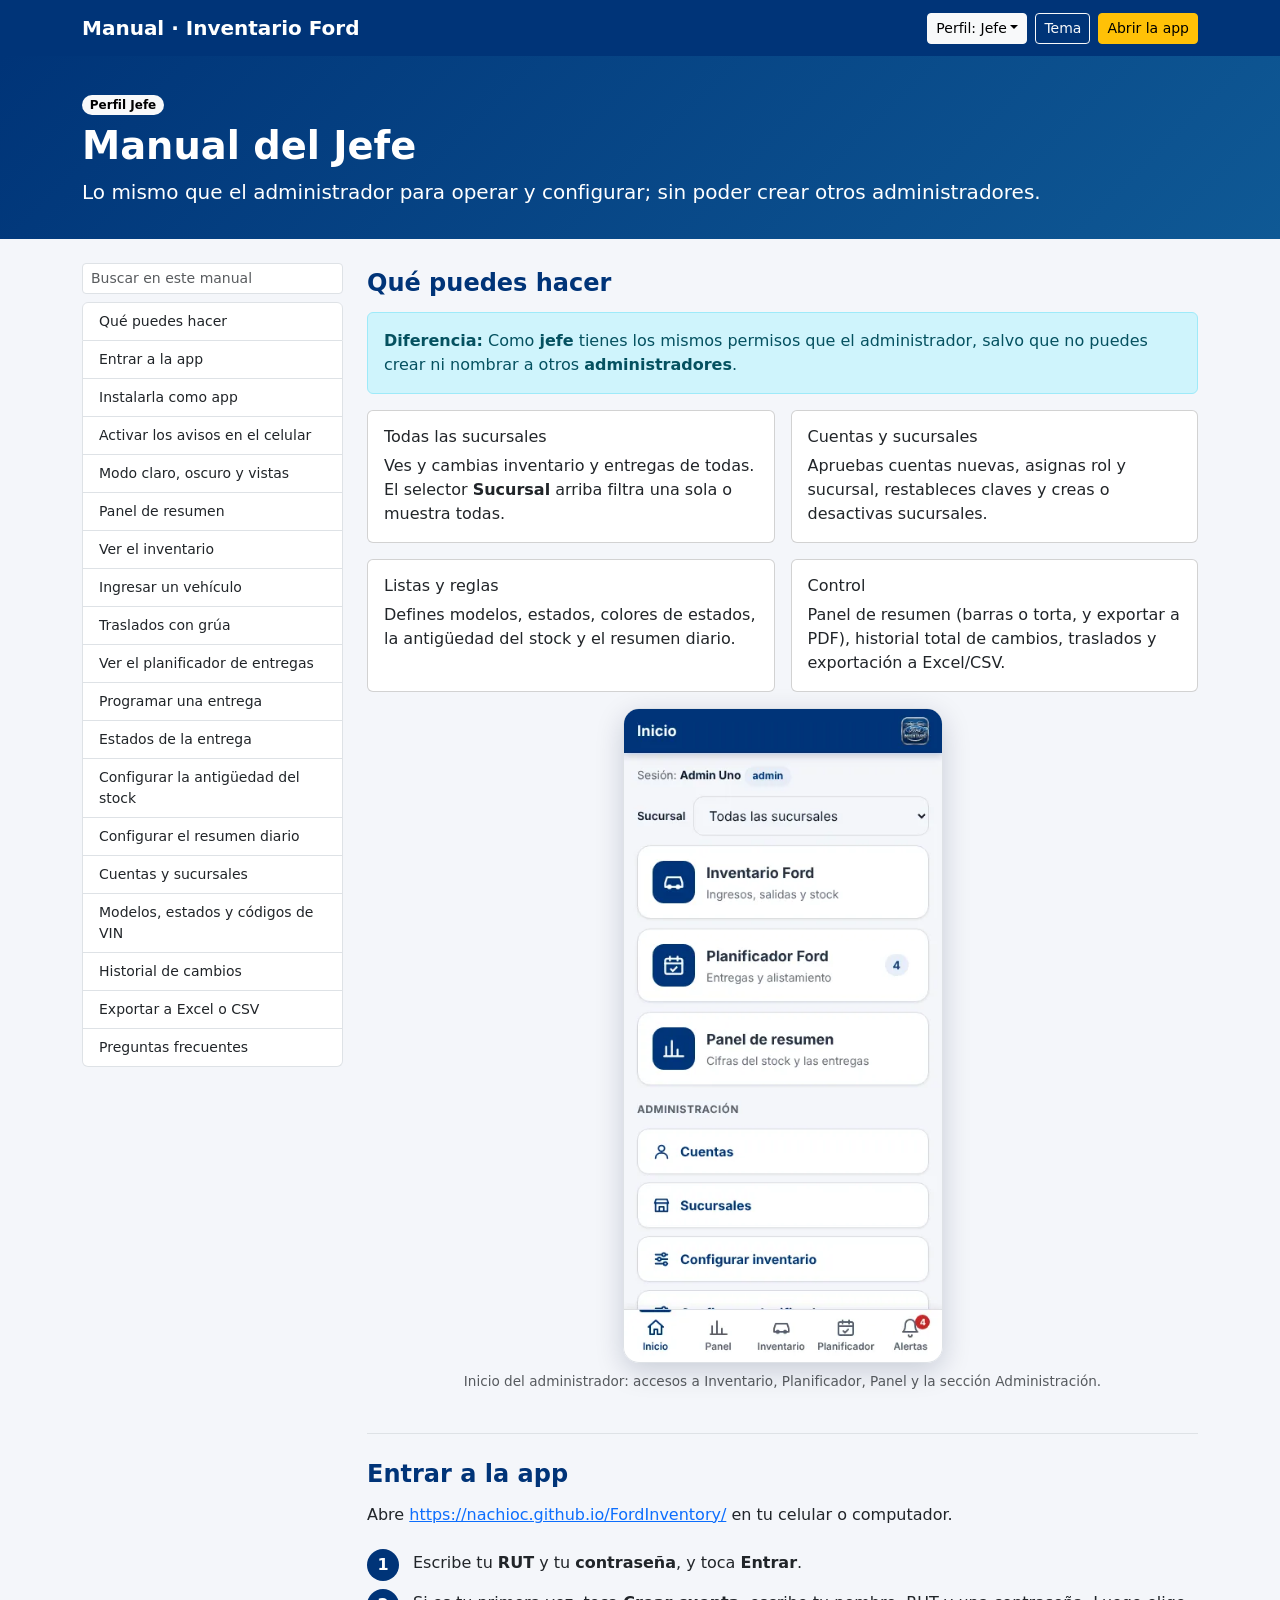
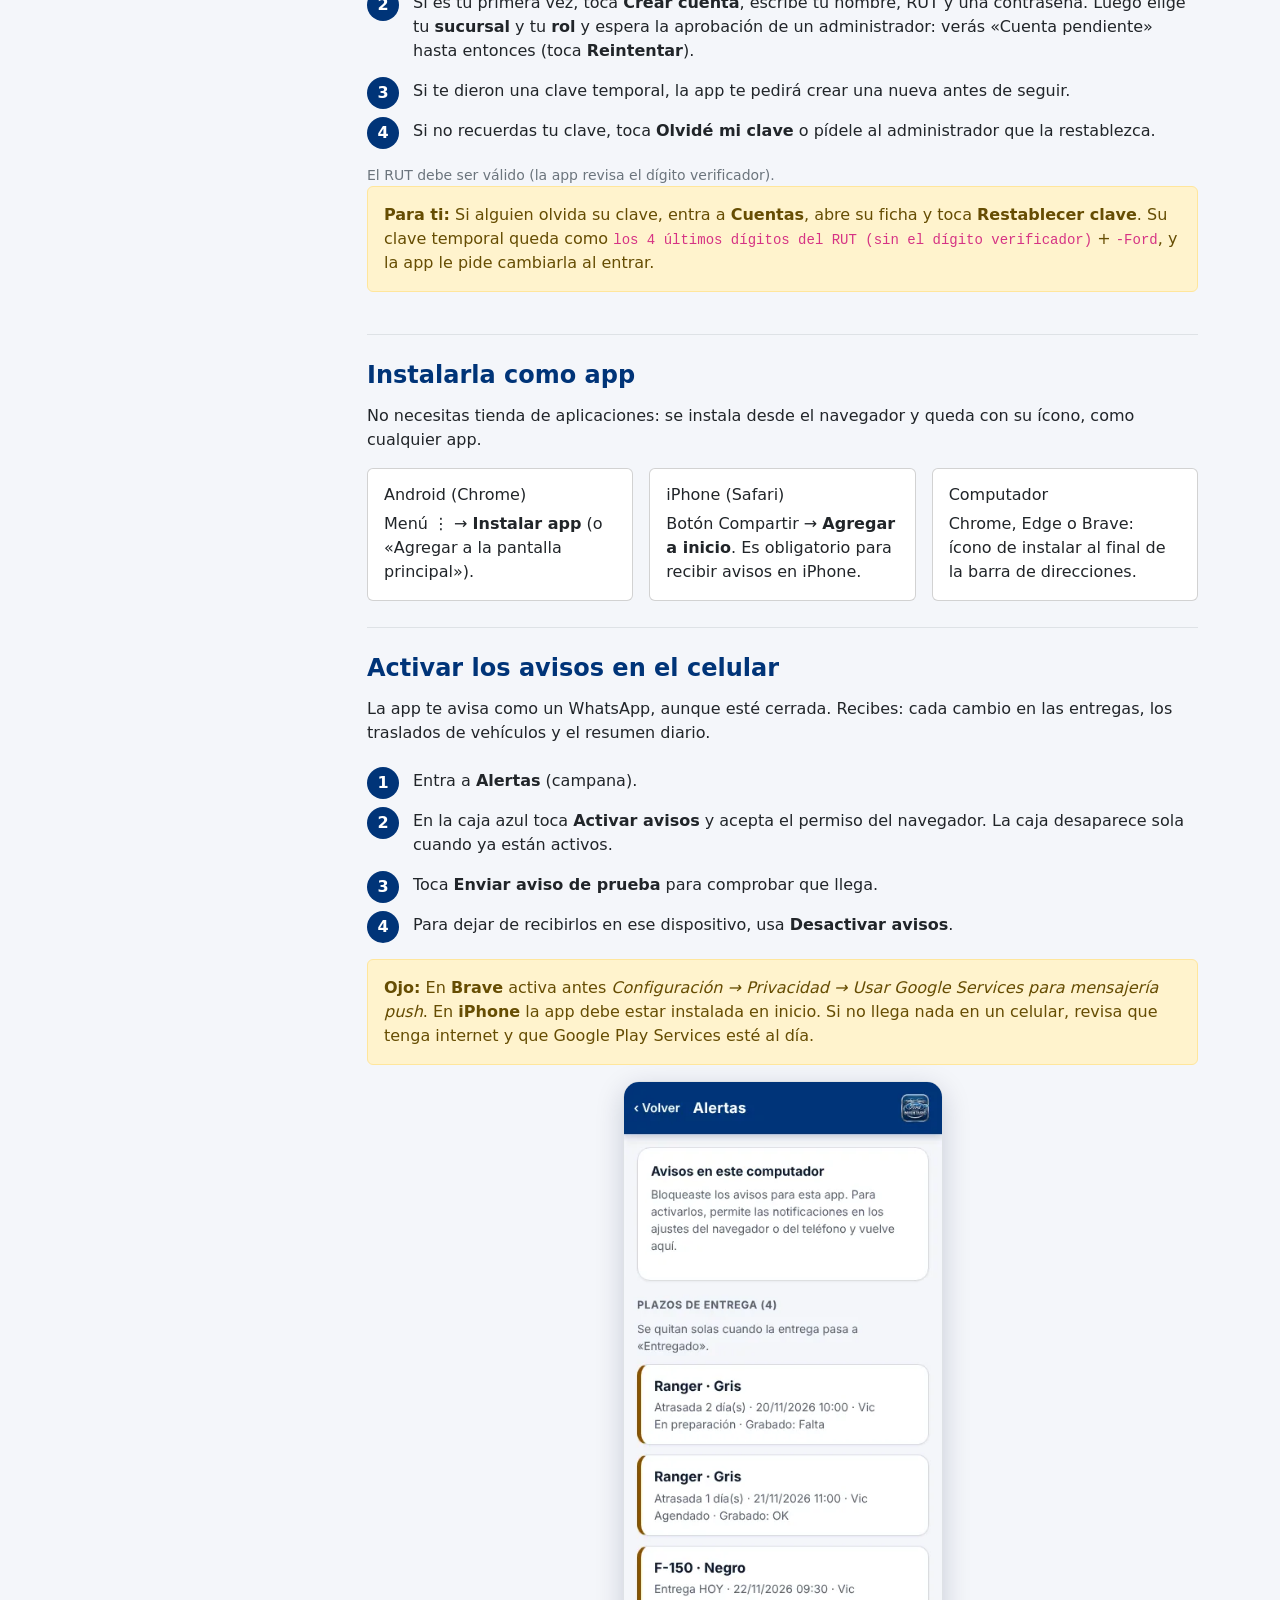
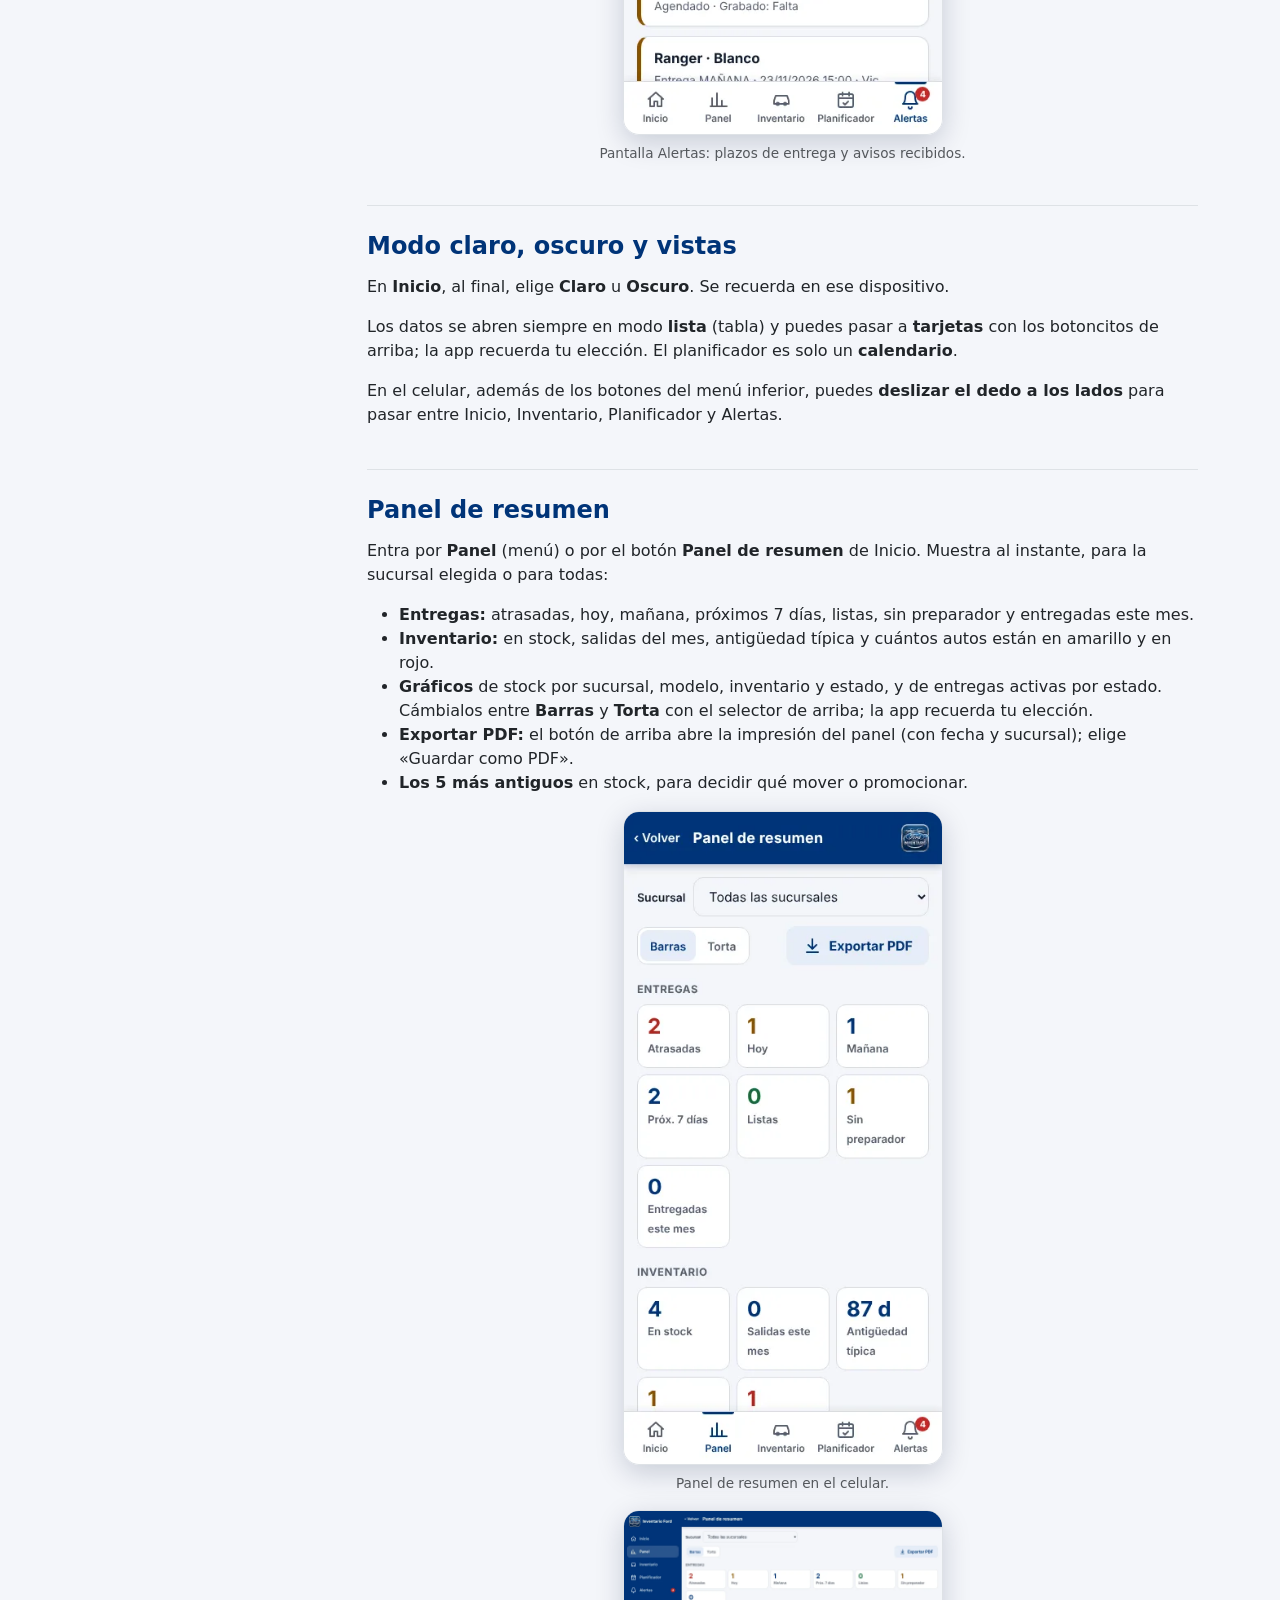
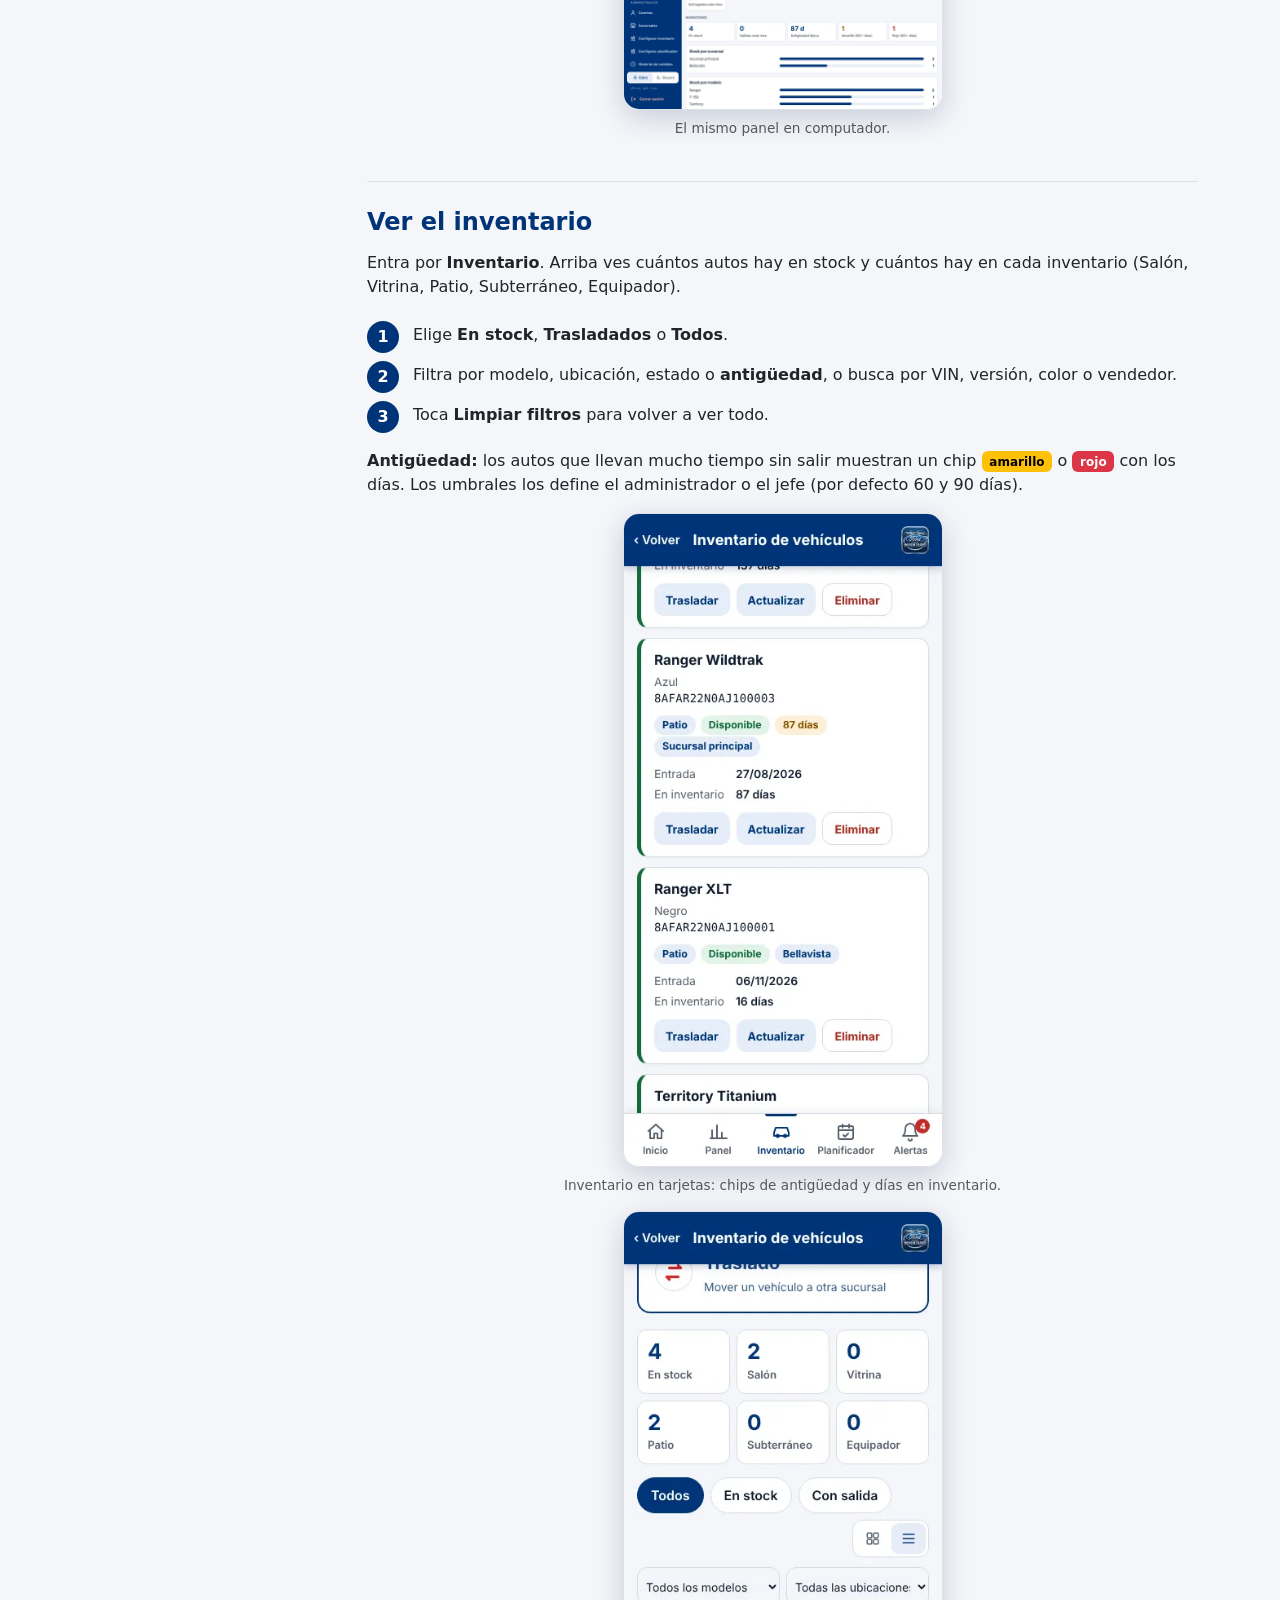
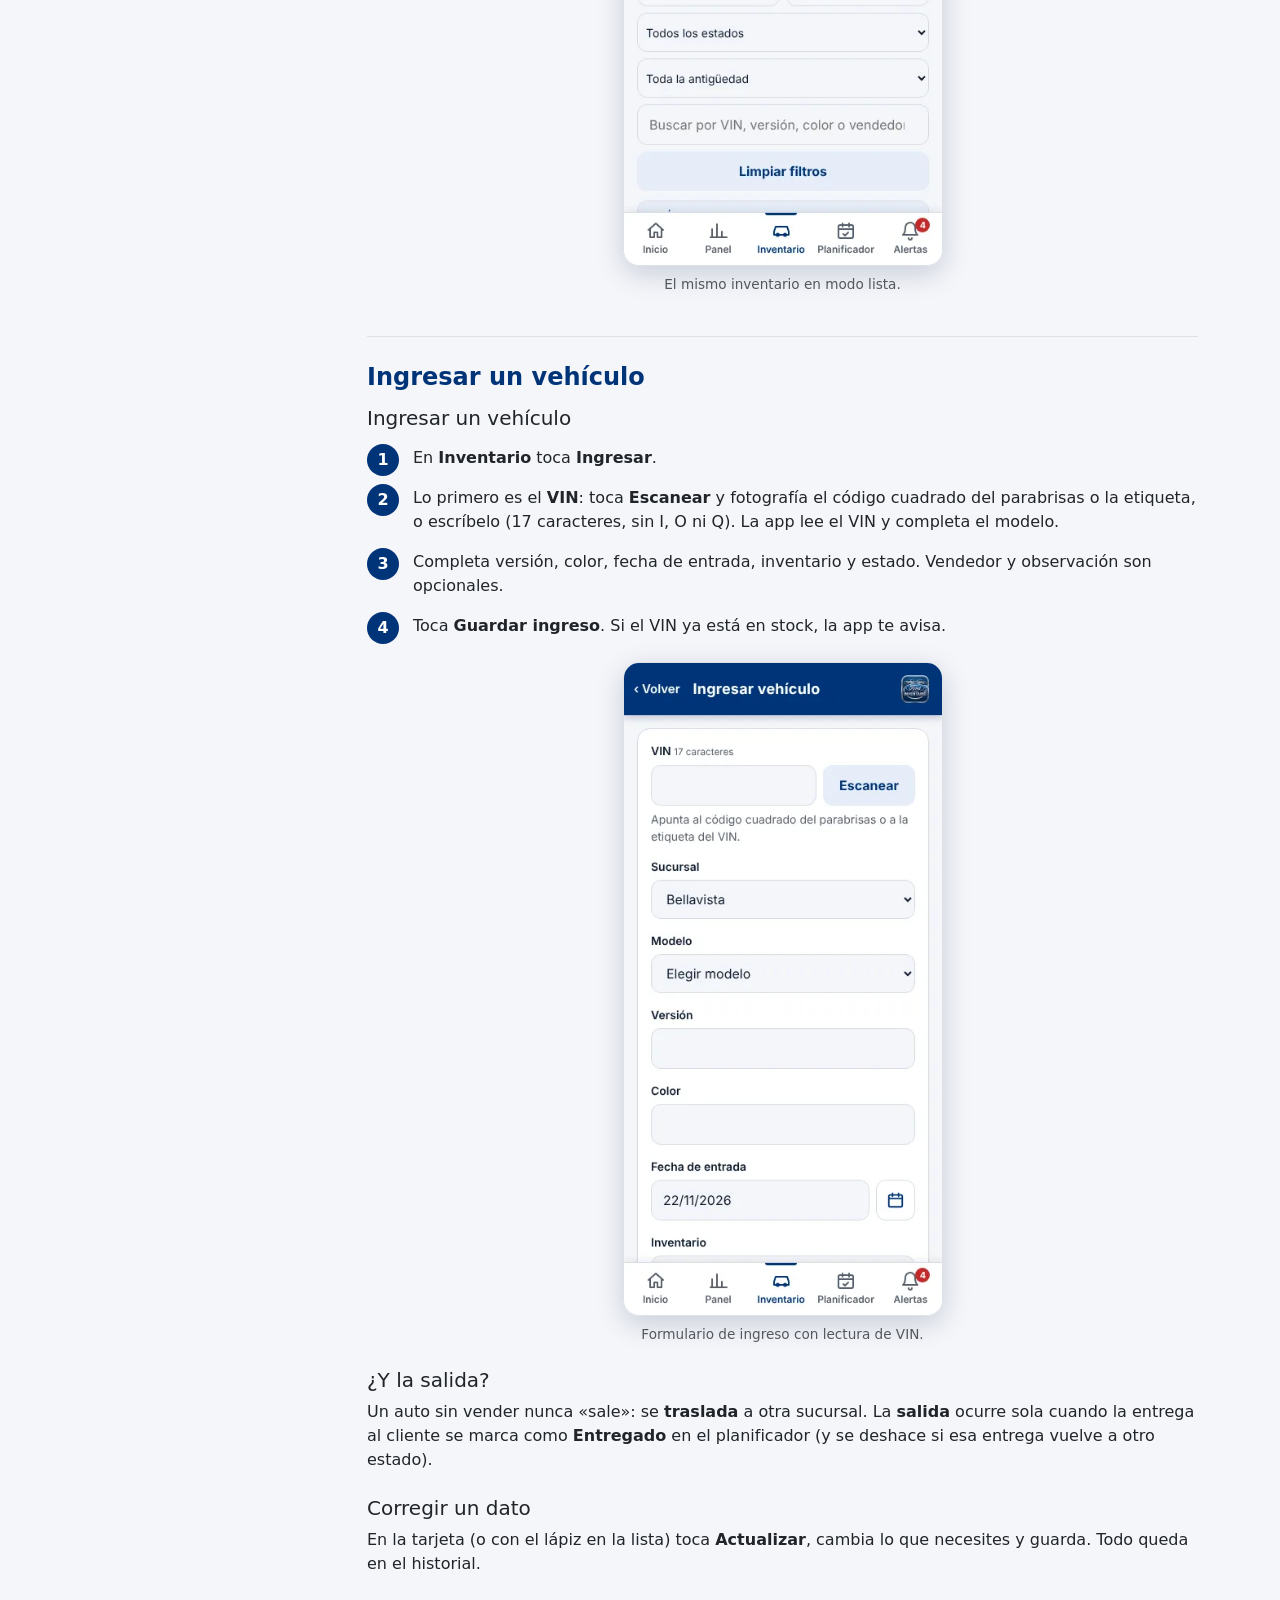
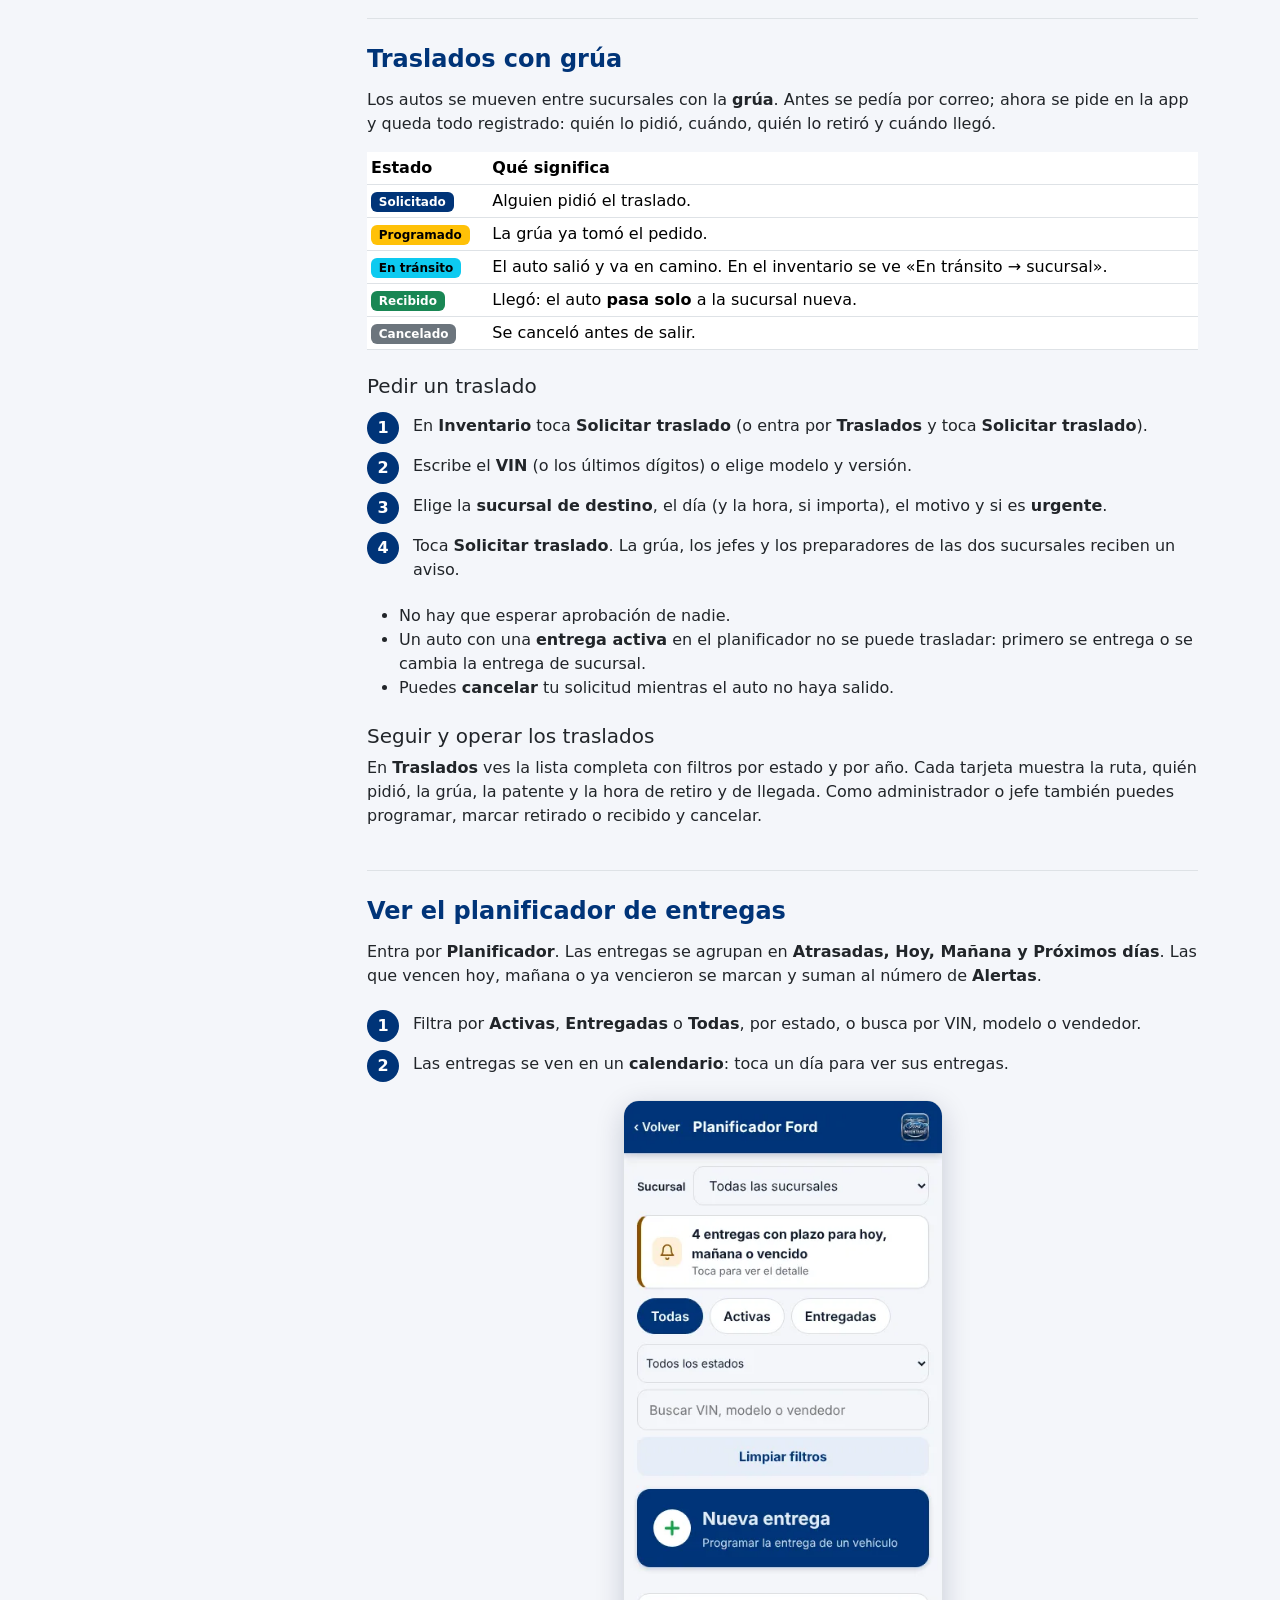
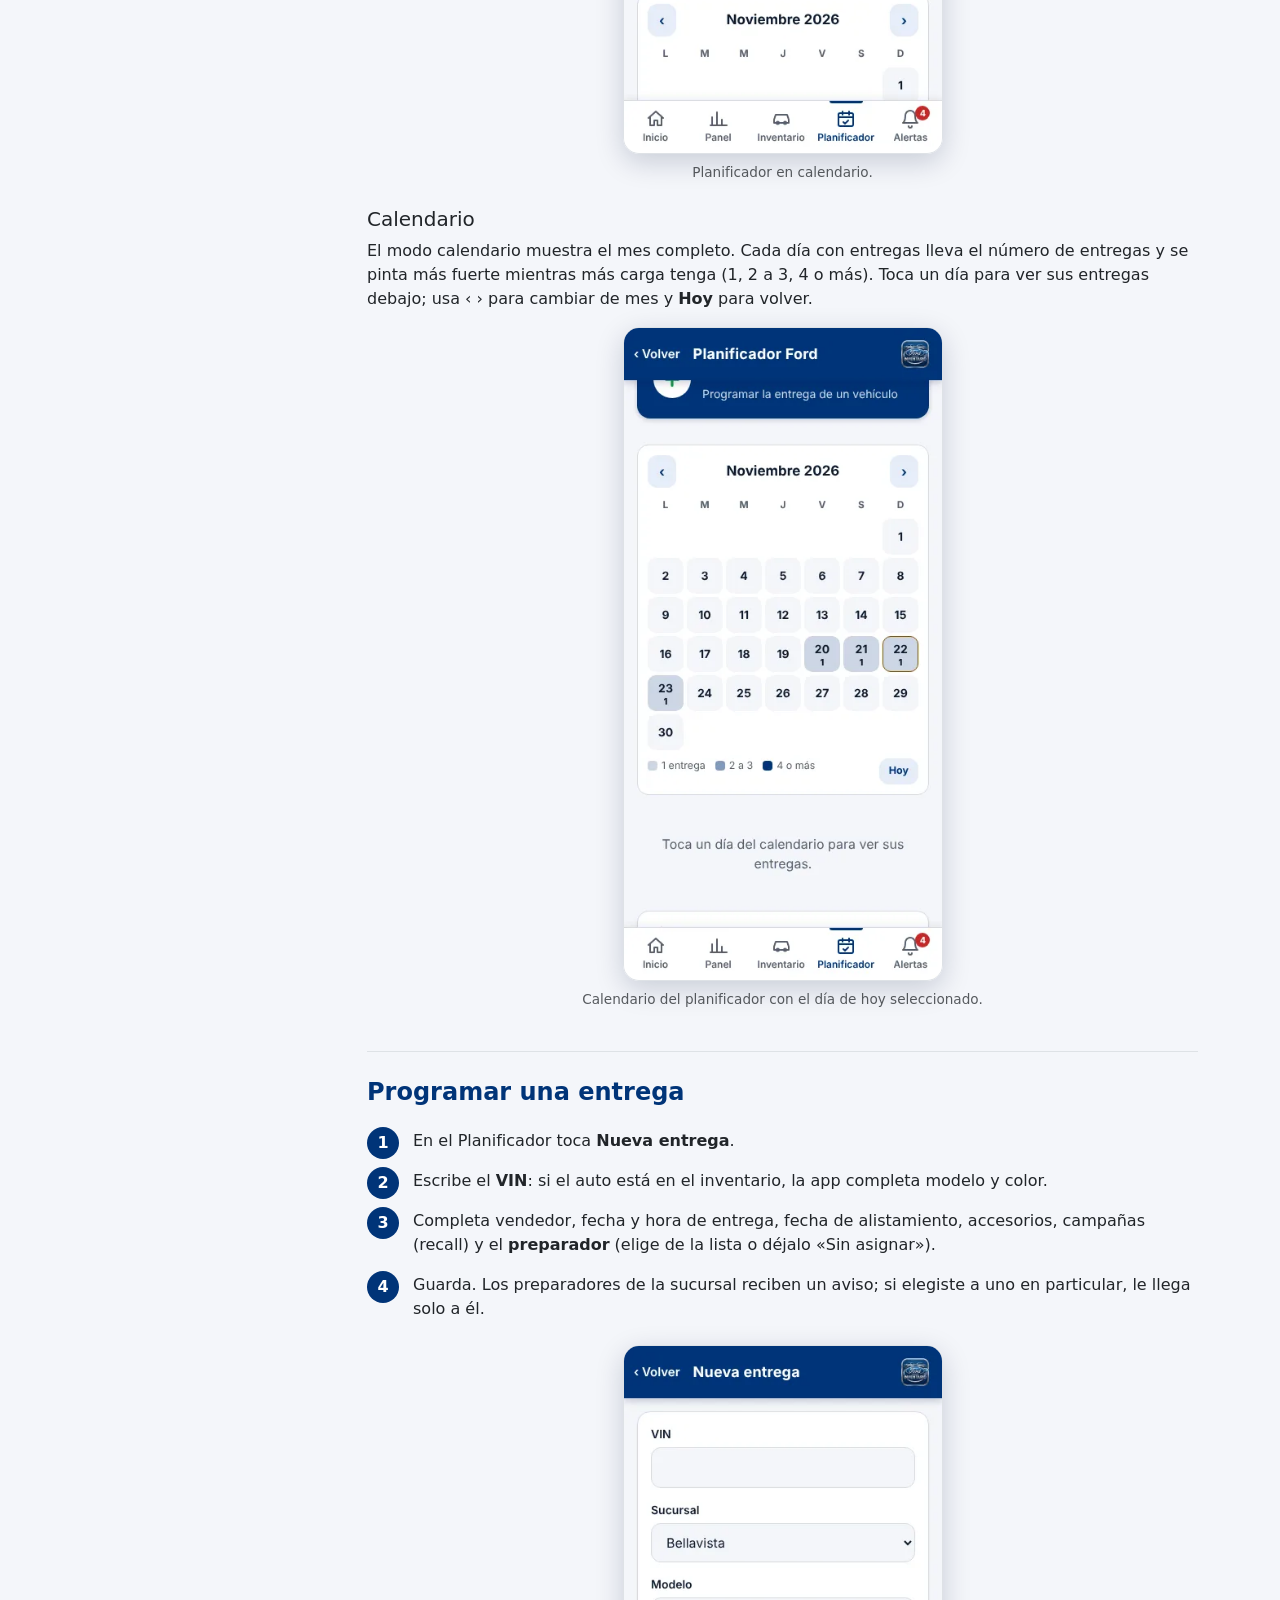
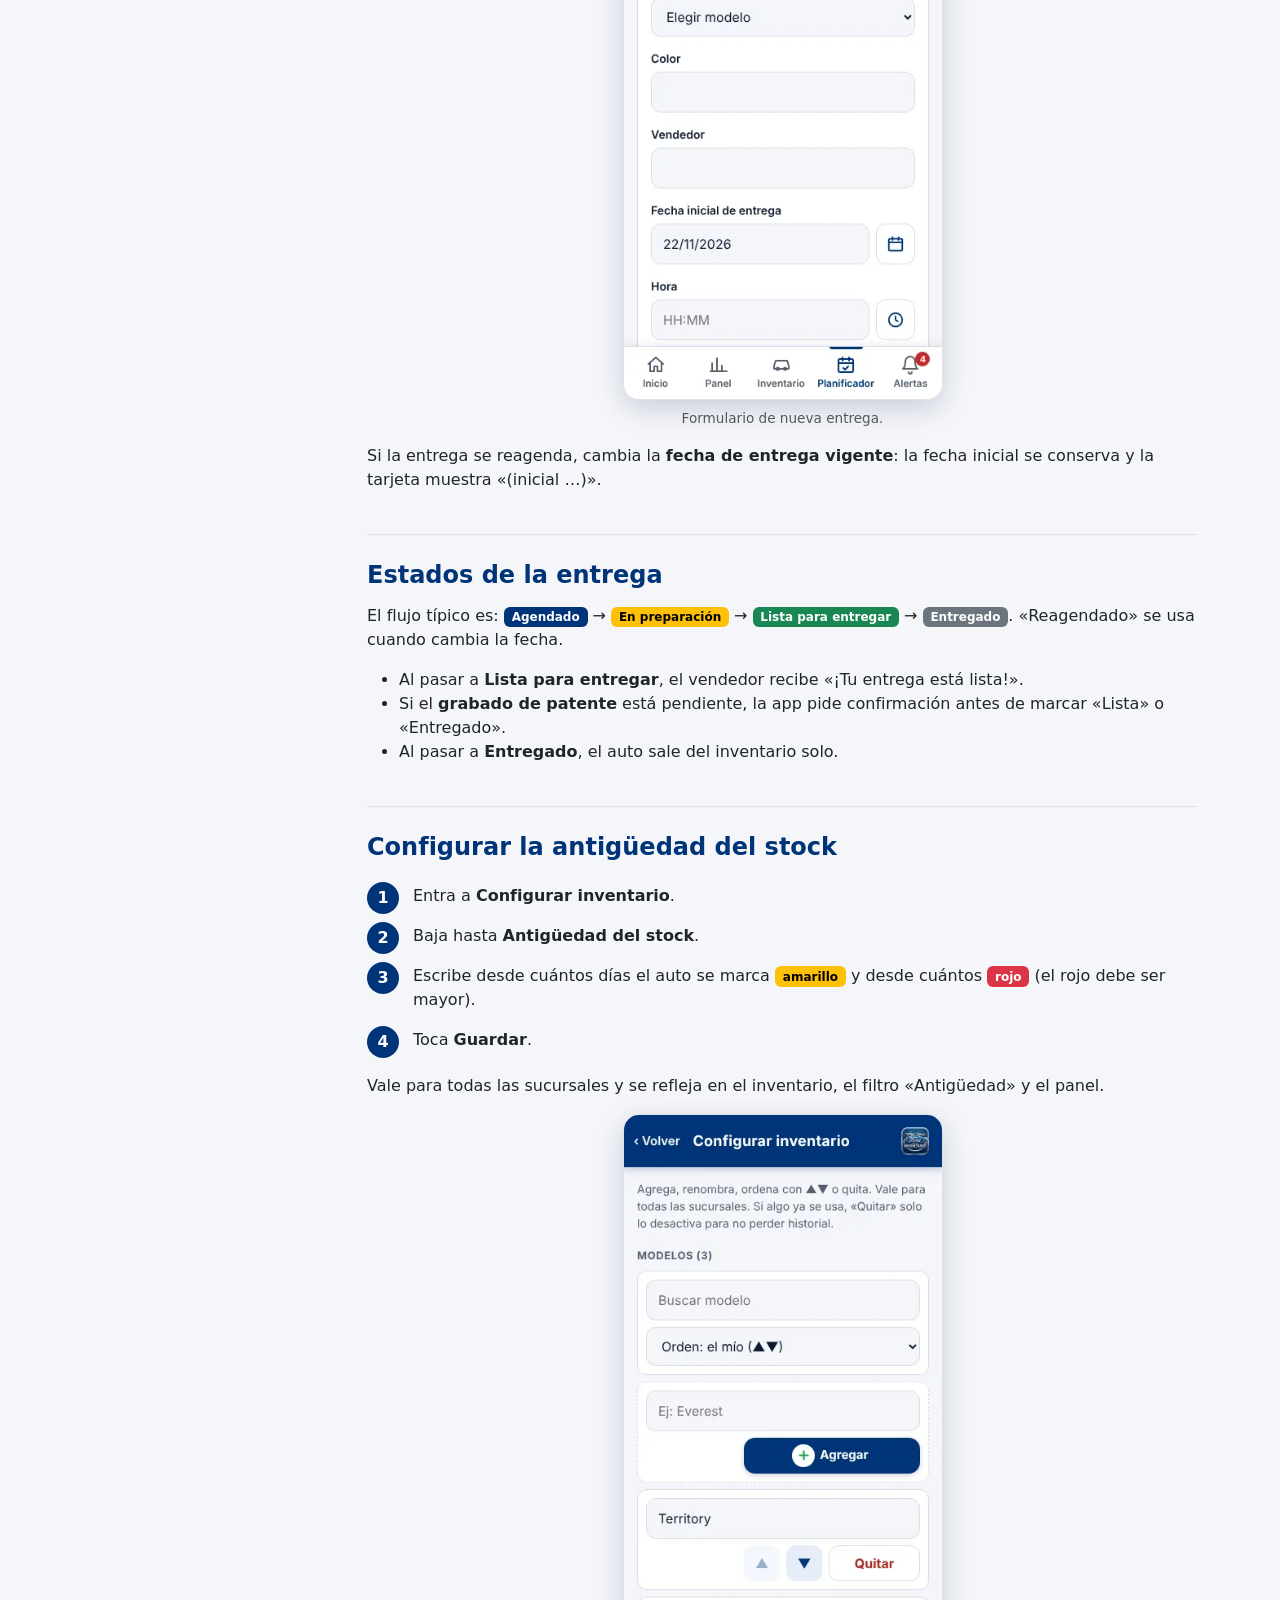
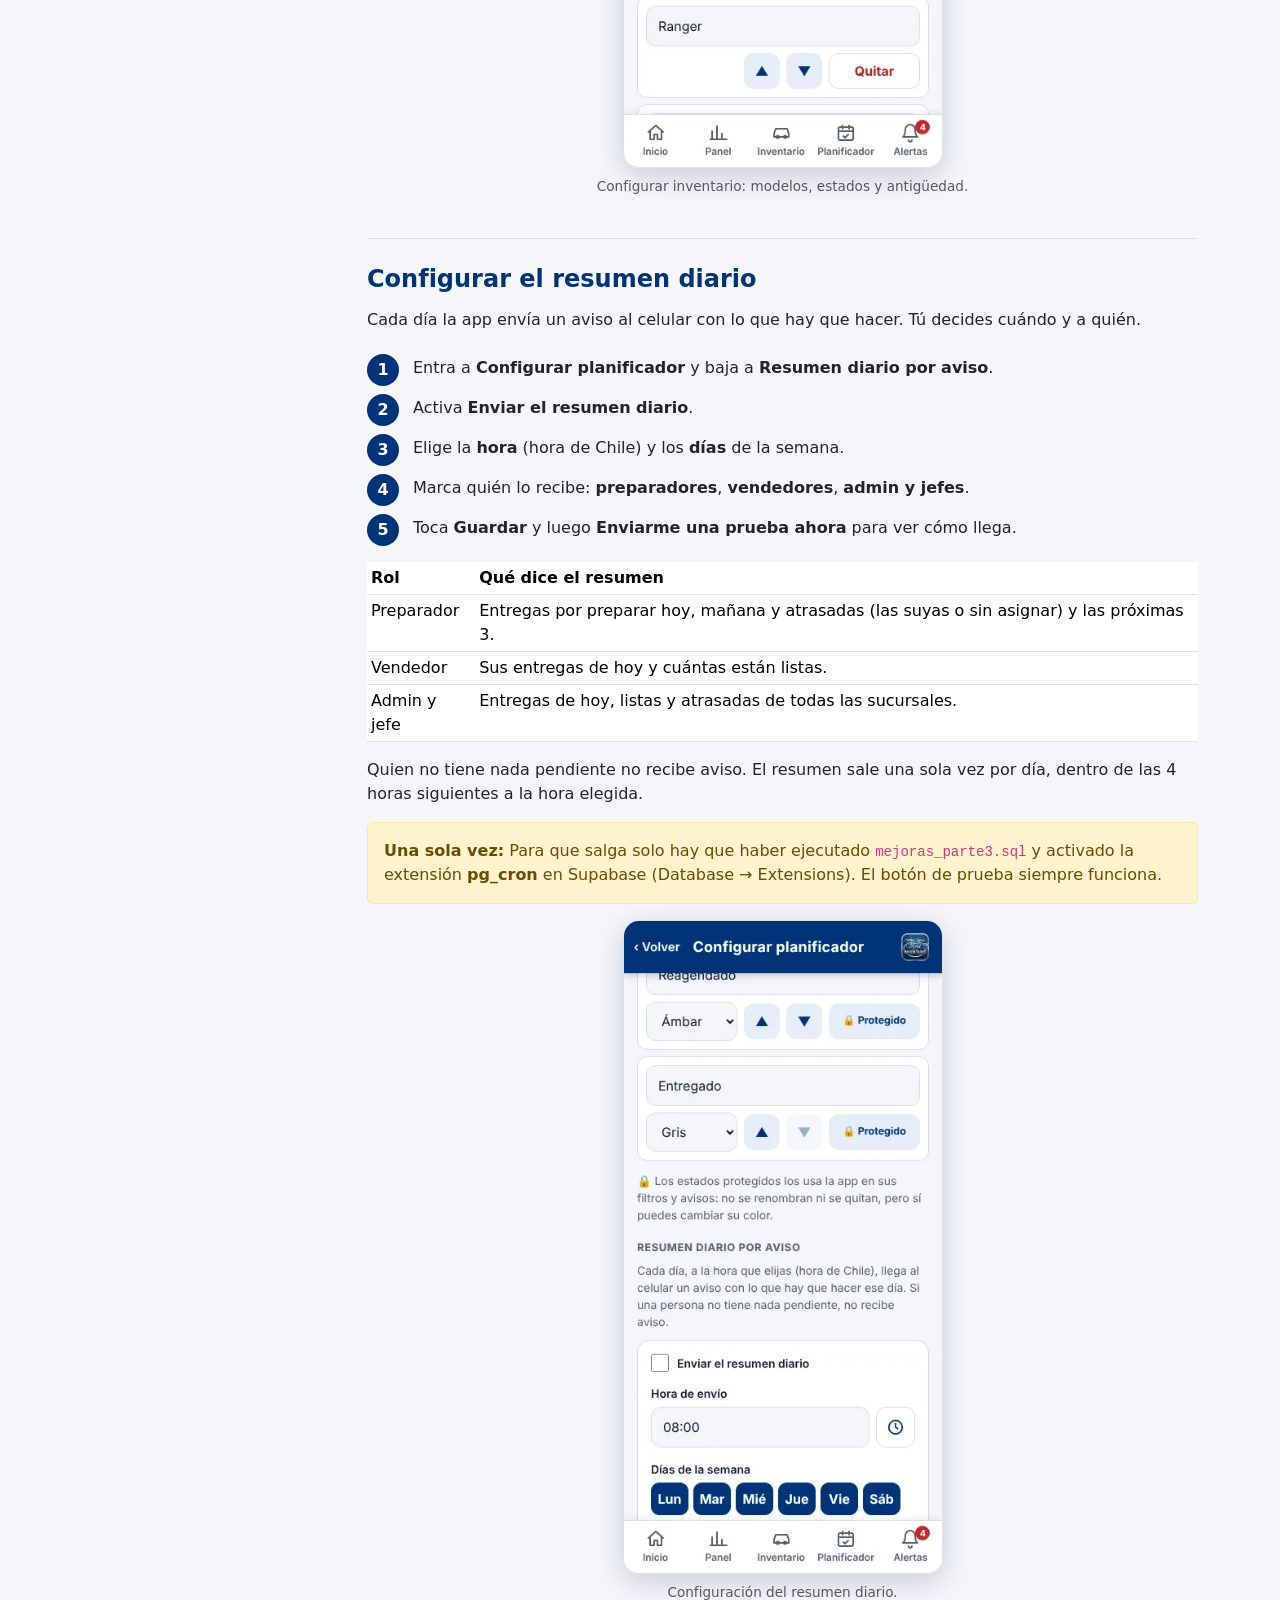
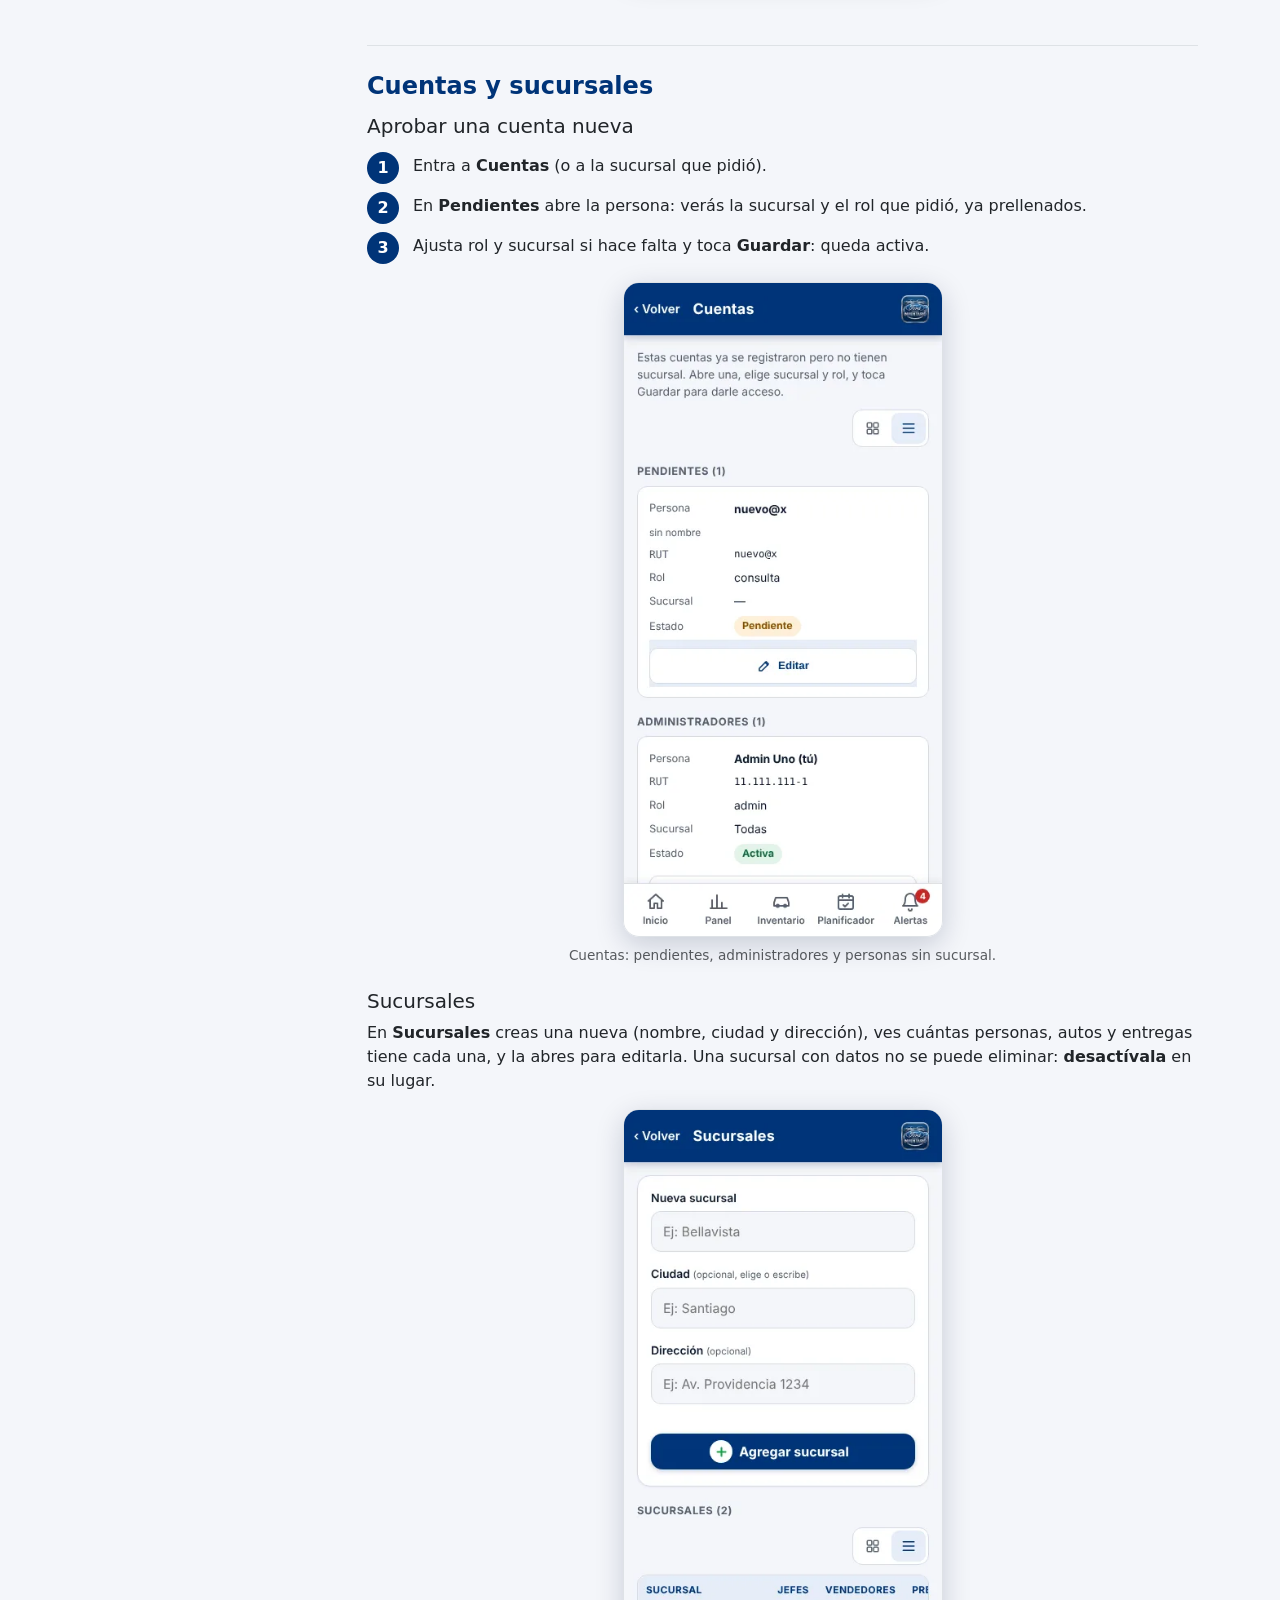
<file: manual/jefe.html>
<!doctype html>
<html lang="es" data-bs-theme="light">
<head>
<meta charset="utf-8">
<meta name="viewport" content="width=device-width, initial-scale=1">
<title>Manual del Jefe · Inventario Ford</title>
<meta name="description" content="Manual de uso de Inventario Ford para el perfil Jefe.">
<meta name="theme-color" content="#003478">
<link href="https://cdn.jsdelivr.net/npm/bootstrap@5.3.3/dist/css/bootstrap.min.css" rel="stylesheet">
<link href="manual.css" rel="stylesheet">
</head>
<body data-bs-spy="scroll" data-bs-target="#toc" data-bs-offset="90" tabindex="0">
<nav class="navbar navbar-expand-lg fixed-top mnav">
 <div class="container-xl">
  <a class="navbar-brand fw-bold" href="index.html">Manual · Inventario Ford</a>
  <div class="d-flex align-items-center gap-2 ms-auto">
   <div class="dropdown"><button class="btn btn-sm btn-light dropdown-toggle" data-bs-toggle="dropdown">Perfil: Jefe</button><ul class="dropdown-menu dropdown-menu-end"><li><a class="dropdown-item" href="admin.html">Administrador</a></li><li><a class="dropdown-item active" href="jefe.html">Jefe</a></li><li><a class="dropdown-item" href="preparador.html">Preparador</a></li><li><a class="dropdown-item" href="vendedor.html">Vendedor</a></li><li><a class="dropdown-item" href="consulta.html">Solo consulta</a></li><li><a class="dropdown-item" href="grua.html">Grúa</a></li><li><hr class="dropdown-divider"></li><li><a class="dropdown-item" href="index.html">Todos los manuales</a></li></ul></div>
   <button class="btn btn-sm btn-outline-light" id="tema" type="button" aria-label="Cambiar entre modo claro y oscuro">Tema</button>
   <a class="btn btn-sm btn-warning d-none d-sm-inline" href="../index.html" target="_blank" rel="noopener">Abrir la app</a>
  </div>
 </div>
</nav>
<header class="mhero"><div class="container-xl"><span class="badge rounded-pill text-bg-light mb-2">Perfil Jefe</span><h1>Manual del Jefe</h1><p class="lead mb-0">Lo mismo que el administrador para operar y configurar; sin poder crear otros administradores.</p></div></header>
<div class="container-xl py-4">
 <div class="row g-4">
  <aside class="col-lg-3 d-print-none"><div class="sticky-lg-top toc-w"><input id="buscar" class="form-control form-control-sm mb-2" type="search" placeholder="Buscar en este manual" aria-label="Buscar en este manual"><div id="toc" class="list-group small"><a class="list-group-item list-group-item-action" href="#resumen">Qué puedes hacer</a><a class="list-group-item list-group-item-action" href="#acceso">Entrar a la app</a><a class="list-group-item list-group-item-action" href="#instalar">Instalarla como app</a><a class="list-group-item list-group-item-action" href="#avisos">Activar los avisos en el celular</a><a class="list-group-item list-group-item-action" href="#apariencia">Modo claro, oscuro y vistas</a><a class="list-group-item list-group-item-action" href="#panel">Panel de resumen</a><a class="list-group-item list-group-item-action" href="#inventario">Ver el inventario</a><a class="list-group-item list-group-item-action" href="#ingresar">Ingresar un vehículo</a><a class="list-group-item list-group-item-action" href="#traslado">Traslados con grúa</a><a class="list-group-item list-group-item-action" href="#planificador">Ver el planificador de entregas</a><a class="list-group-item list-group-item-action" href="#nueva-entrega">Programar una entrega</a><a class="list-group-item list-group-item-action" href="#estados">Estados de la entrega</a><a class="list-group-item list-group-item-action" href="#antiguedad">Configurar la antigüedad del stock</a><a class="list-group-item list-group-item-action" href="#resumen-diario">Configurar el resumen diario</a><a class="list-group-item list-group-item-action" href="#cuentas">Cuentas y sucursales</a><a class="list-group-item list-group-item-action" href="#listas">Modelos, estados y códigos de VIN</a><a class="list-group-item list-group-item-action" href="#historial">Historial de cambios</a><a class="list-group-item list-group-item-action" href="#exportar">Exportar a Excel o CSV</a><a class="list-group-item list-group-item-action" href="#faq">Preguntas frecuentes</a></div></div></aside>
  <main class="col-lg-9" id="doc"><section id="resumen" class="msec"><h2>Qué puedes hacer</h2><div class="alert alert-info d-flex gap-2" role="note"><div><strong>Diferencia:</strong> Como <b>jefe</b> tienes los mismos permisos que el administrador, salvo que no puedes crear ni nombrar a otros <b>administradores</b>.</div></div>
<div class="row g-3">
 <div class="col-md-6"><div class="card h-100"><div class="card-body"><h3 class="h6">Todas las sucursales</h3><p class="mb-0">Ves y cambias inventario y entregas de todas. El selector <b>Sucursal</b> arriba filtra una sola o muestra todas.</p></div></div></div>
 <div class="col-md-6"><div class="card h-100"><div class="card-body"><h3 class="h6">Cuentas y sucursales</h3><p class="mb-0">Apruebas cuentas nuevas, asignas rol y sucursal, restableces claves y creas o desactivas sucursales.</p></div></div></div>
 <div class="col-md-6"><div class="card h-100"><div class="card-body"><h3 class="h6">Listas y reglas</h3><p class="mb-0">Defines modelos, estados, colores de estados, la antigüedad del stock y el resumen diario.</p></div></div></div>
 <div class="col-md-6"><div class="card h-100"><div class="card-body"><h3 class="h6">Control</h3><p class="mb-0">Panel de resumen (barras o torta, y exportar a PDF), historial total de cambios, traslados y exportación a Excel/CSV.</p></div></div></div>
</div>
<figure class="fig"><img src="img/admin-inicio.webp" alt="Inicio del administrador: accesos a Inventario, Planificador, Panel y la sección Administración." loading="lazy" width="390" height="800"><figcaption>Inicio del administrador: accesos a Inventario, Planificador, Panel y la sección Administración.</figcaption></figure></section><section id="acceso" class="msec"><h2>Entrar a la app</h2>
<p>Abre <a href="https://nachioc.github.io/FordInventory/" target="_blank" rel="noopener">https://nachioc.github.io/FordInventory/</a> en tu celular o computador.</p>
<ol class="pasos"><li>Escribe tu <b>RUT</b> y tu <b>contraseña</b>, y toca <b>Entrar</b>.</li><li>Si es tu primera vez, toca <b>Crear cuenta</b>, escribe tu nombre, RUT y una contraseña. Luego elige tu <b>sucursal</b> y tu <b>rol</b> y espera la aprobación de un administrador: verás «Cuenta pendiente» hasta entonces (toca <b>Reintentar</b>).</li><li>Si te dieron una clave temporal, la app te pedirá crear una nueva antes de seguir.</li><li>Si no recuerdas tu clave, toca <b>Olvidé mi clave</b> o pídele al administrador que la restablezca.</li></ol>
<p class="small text-secondary mb-0">El RUT debe ser válido (la app revisa el dígito verificador).</p><div class="alert alert-warning d-flex gap-2" role="note"><div><strong>Para ti:</strong> Si alguien olvida su clave, entra a <b>Cuentas</b>, abre su ficha y toca <b>Restablecer clave</b>. Su clave temporal queda como <code>los 4 últimos dígitos del RUT (sin el dígito verificador)</code> + <code>-Ford</code>, y la app le pide cambiarla al entrar.</div></div></section><section id="instalar" class="msec"><h2>Instalarla como app</h2>
<p>No necesitas tienda de aplicaciones: se instala desde el navegador y queda con su ícono, como cualquier app.</p>
<div class="row g-3">
 <div class="col-md-4"><div class="card h-100"><div class="card-body"><h4 class="h6">Android (Chrome)</h4><p class="mb-0">Menú ⋮ → <b>Instalar app</b> (o «Agregar a la pantalla principal»).</p></div></div></div>
 <div class="col-md-4"><div class="card h-100"><div class="card-body"><h4 class="h6">iPhone (Safari)</h4><p class="mb-0">Botón Compartir → <b>Agregar a inicio</b>. Es obligatorio para recibir avisos en iPhone.</p></div></div></div>
 <div class="col-md-4"><div class="card h-100"><div class="card-body"><h4 class="h6">Computador</h4><p class="mb-0">Chrome, Edge o Brave: ícono de instalar al final de la barra de direcciones.</p></div></div></div>
</div></section><section id="avisos" class="msec"><h2>Activar los avisos en el celular</h2>
<p>La app te avisa como un WhatsApp, aunque esté cerrada. Recibes: cada cambio en las entregas, los traslados de vehículos y el resumen diario.</p>
<ol class="pasos"><li>Entra a <b>Alertas</b> (campana).</li><li>En la caja azul toca <b>Activar avisos</b> y acepta el permiso del navegador. La caja desaparece sola cuando ya están activos.</li><li>Toca <b>Enviar aviso de prueba</b> para comprobar que llega.</li><li>Para dejar de recibirlos en ese dispositivo, usa <b>Desactivar avisos</b>.</li></ol>
<div class="alert alert-warning d-flex gap-2" role="note"><div><strong>Ojo:</strong> En <b>Brave</b> activa antes <i>Configuración → Privacidad → Usar Google Services para mensajería push</i>. En <b>iPhone</b> la app debe estar instalada en inicio. Si no llega nada en un celular, revisa que tenga internet y que Google Play Services esté al día.</div></div>
<figure class="fig"><img src="img/alertas.webp" alt="Pantalla Alertas: plazos de entrega y avisos recibidos." loading="lazy" width="390" height="800"><figcaption>Pantalla Alertas: plazos de entrega y avisos recibidos.</figcaption></figure></section><section id="apariencia" class="msec"><h2>Modo claro, oscuro y vistas</h2>
<p>En <b>Inicio</b>, al final, elige <b>Claro</b> u <b>Oscuro</b>. Se recuerda en ese dispositivo.</p>
<p>Los datos se abren siempre en modo <b>lista</b> (tabla) y puedes pasar a <b>tarjetas</b> con los botoncitos de arriba; la app recuerda tu elección. El planificador es solo un <b>calendario</b>.</p>
<p>En el celular, además de los botones del menú inferior, puedes <b>deslizar el dedo a los lados</b> para pasar entre Inicio, Inventario, Planificador y Alertas.</p></section><section id="panel" class="msec"><h2>Panel de resumen</h2>
<p>Entra por <b>Panel</b> (menú) o por el botón <b>Panel de resumen</b> de Inicio. Muestra al instante, para la sucursal elegida o para todas:</p>
<ul><li><b>Entregas:</b> atrasadas, hoy, mañana, próximos 7 días, listas, sin preparador y entregadas este mes.</li>
<li><b>Inventario:</b> en stock, salidas del mes, antigüedad típica y cuántos autos están en amarillo y en rojo.</li>
<li><b>Gráficos</b> de stock por sucursal, modelo, inventario y estado, y de entregas activas por estado. Cámbialos entre <b>Barras</b> y <b>Torta</b> con el selector de arriba; la app recuerda tu elección.</li>
<li><b>Exportar PDF:</b> el botón de arriba abre la impresión del panel (con fecha y sucursal); elige «Guardar como PDF».</li>
<li><b>Los 5 más antiguos</b> en stock, para decidir qué mover o promocionar.</li></ul>
<figure class="fig"><img src="img/panel.webp" alt="Panel de resumen en el celular." loading="lazy" width="390" height="800"><figcaption>Panel de resumen en el celular.</figcaption></figure><figure class="fig"><img src="img/panel-escritorio.webp" alt="El mismo panel en computador." loading="lazy" width="390" height="800"><figcaption>El mismo panel en computador.</figcaption></figure></section><section id="inventario" class="msec"><h2>Ver el inventario</h2>
<p>Entra por <b>Inventario</b>. Arriba ves cuántos autos hay en stock y cuántos hay en cada inventario (Salón, Vitrina, Patio, Subterráneo, Equipador).</p>
<ol class="pasos"><li>Elige <b>En stock</b>, <b>Trasladados</b> o <b>Todos</b>.</li><li>Filtra por modelo, ubicación, estado o <b>antigüedad</b>, o busca por VIN, versión, color o vendedor.</li><li>Toca <b>Limpiar filtros</b> para volver a ver todo.</li></ol>
<p><b>Antigüedad:</b> los autos que llevan mucho tiempo sin salir muestran un chip <span class="badge text-bg-warning">amarillo</span> o <span class="badge text-bg-danger">rojo</span> con los días. Los umbrales los define el administrador o el jefe (por defecto 60 y 90 días).</p>
<figure class="fig"><img src="img/inventario-tarjetas.webp" alt="Inventario en tarjetas: chips de antigüedad y días en inventario." loading="lazy" width="390" height="800"><figcaption>Inventario en tarjetas: chips de antigüedad y días en inventario.</figcaption></figure>
<figure class="fig"><img src="img/inventario-lista.webp" alt="El mismo inventario en modo lista." loading="lazy" width="390" height="800"><figcaption>El mismo inventario en modo lista.</figcaption></figure></section><section id="ingresar" class="msec"><h2>Ingresar un vehículo</h2>
<h3 class="h5">Ingresar un vehículo</h3>
<ol class="pasos"><li>En <b>Inventario</b> toca <b>Ingresar</b>.</li><li>Lo primero es el <b>VIN</b>: toca <b>Escanear</b> y fotografía el código cuadrado del parabrisas o la etiqueta, o escríbelo (17 caracteres, sin I, O ni Q). La app lee el VIN y completa el modelo.</li><li>Completa versión, color, fecha de entrada, inventario y estado. Vendedor y observación son opcionales.</li><li>Toca <b>Guardar ingreso</b>. Si el VIN ya está en stock, la app te avisa.</li></ol>
<figure class="fig"><img src="img/ingresar.webp" alt="Formulario de ingreso con lectura de VIN." loading="lazy" width="390" height="800"><figcaption>Formulario de ingreso con lectura de VIN.</figcaption></figure>
<h3 class="h5 mt-4">¿Y la salida?</h3>
<p>Un auto sin vender nunca «sale»: se <b>traslada</b> a otra sucursal. La <b>salida</b> ocurre sola cuando la entrega al cliente se marca como <b>Entregado</b> en el planificador (y se deshace si esa entrega vuelve a otro estado).</p>
<h3 class="h5 mt-4">Corregir un dato</h3>
<p>En la tarjeta (o con el lápiz en la lista) toca <b>Actualizar</b>, cambia lo que necesites y guarda. Todo queda en el historial.</p></section><section id="traslado" class="msec"><h2>Traslados con grúa</h2>
<p>Los autos se mueven entre sucursales con la <b>grúa</b>. Antes se pedía por correo; ahora se pide en la app y queda todo registrado: quién lo pidió, cuándo, quién lo retiró y cuándo llegó.</p>
<table class="table table-sm"><thead><tr><th>Estado</th><th>Qué significa</th></tr></thead><tbody>
<tr><td><span class="badge text-bg-primary">Solicitado</span></td><td>Alguien pidió el traslado.</td></tr>
<tr><td><span class="badge text-bg-warning">Programado</span></td><td>La grúa ya tomó el pedido.</td></tr>
<tr><td><span class="badge text-bg-info">En tránsito</span></td><td>El auto salió y va en camino. En el inventario se ve «En tránsito → sucursal».</td></tr>
<tr><td><span class="badge text-bg-success">Recibido</span></td><td>Llegó: el auto <b>pasa solo</b> a la sucursal nueva.</td></tr>
<tr><td><span class="badge text-bg-secondary">Cancelado</span></td><td>Se canceló antes de salir.</td></tr></tbody></table>
<h3 class="h5 mt-4">Pedir un traslado</h3>
<ol class="pasos"><li>En <b>Inventario</b> toca <b>Solicitar traslado</b> (o entra por <b>Traslados</b> y toca <b>Solicitar traslado</b>).</li><li>Escribe el <b>VIN</b> (o los últimos dígitos) o elige modelo y versión.</li><li>Elige la <b>sucursal de destino</b>, el día (y la hora, si importa), el motivo y si es <b>urgente</b>.</li><li>Toca <b>Solicitar traslado</b>. La grúa, los jefes y los preparadores de las dos sucursales reciben un aviso.</li></ol>
<ul><li>No hay que esperar aprobación de nadie.</li>
<li>Un auto con una <b>entrega activa</b> en el planificador no se puede trasladar: primero se entrega o se cambia la entrega de sucursal.</li>
<li>Puedes <b>cancelar</b> tu solicitud mientras el auto no haya salido.</li></ul>
<h3 class="h5 mt-4">Seguir y operar los traslados</h3>
<p>En <b>Traslados</b> ves la lista completa con filtros por estado y por año. Cada tarjeta muestra la ruta, quién pidió, la grúa, la patente y la hora de retiro y de llegada. Como administrador o jefe también puedes programar, marcar retirado o recibido y cancelar.</p></section><section id="planificador" class="msec"><h2>Ver el planificador de entregas</h2>
<p>Entra por <b>Planificador</b>. Las entregas se agrupan en <b>Atrasadas, Hoy, Mañana y Próximos días</b>. Las que vencen hoy, mañana o ya vencieron se marcan y suman al número de <b>Alertas</b>.</p>
<ol class="pasos"><li>Filtra por <b>Activas</b>, <b>Entregadas</b> o <b>Todas</b>, por estado, o busca por VIN, modelo o vendedor.</li><li>Las entregas se ven en un <b>calendario</b>: toca un día para ver sus entregas.</li></ol>
<figure class="fig"><img src="img/planificador.webp" alt="Planificador en calendario." loading="lazy" width="390" height="800"><figcaption>Planificador en calendario.</figcaption></figure>
<h3 class="h5 mt-4">Calendario</h3>
<p>El modo calendario muestra el mes completo. Cada día con entregas lleva el número de entregas y se pinta más fuerte mientras más carga tenga (1, 2 a 3, 4 o más). Toca un día para ver sus entregas debajo; usa ‹ › para cambiar de mes y <b>Hoy</b> para volver.</p>
<figure class="fig"><img src="img/calendario.webp" alt="Calendario del planificador con el día de hoy seleccionado." loading="lazy" width="390" height="800"><figcaption>Calendario del planificador con el día de hoy seleccionado.</figcaption></figure></section><section id="nueva-entrega" class="msec"><h2>Programar una entrega</h2>
<ol class="pasos"><li>En el Planificador toca <b>Nueva entrega</b>.</li><li>Escribe el <b>VIN</b>: si el auto está en el inventario, la app completa modelo y color.</li><li>Completa vendedor, fecha y hora de entrega, fecha de alistamiento, accesorios, campañas (recall) y el <b>preparador</b> (elige de la lista o déjalo «Sin asignar»).</li><li>Guarda. Los preparadores de la sucursal reciben un aviso; si elegiste a uno en particular, le llega solo a él.</li></ol>
<figure class="fig"><img src="img/nueva-entrega.webp" alt="Formulario de nueva entrega." loading="lazy" width="390" height="800"><figcaption>Formulario de nueva entrega.</figcaption></figure>
<p>Si la entrega se reagenda, cambia la <b>fecha de entrega vigente</b>: la fecha inicial se conserva y la tarjeta muestra «(inicial …)».</p></section><section id="estados" class="msec"><h2>Estados de la entrega</h2>
<p>El flujo típico es: <span class="badge text-bg-primary">Agendado</span> → <span class="badge text-bg-warning">En preparación</span> → <span class="badge text-bg-success">Lista para entregar</span> → <span class="badge text-bg-secondary">Entregado</span>. «Reagendado» se usa cuando cambia la fecha.</p>
<ul><li>Al pasar a <b>Lista para entregar</b>, el vendedor recibe «¡Tu entrega está lista!».</li>
<li>Si el <b>grabado de patente</b> está pendiente, la app pide confirmación antes de marcar «Lista» o «Entregado».</li>
<li>Al pasar a <b>Entregado</b>, el auto sale del inventario solo.</li></ul></section><section id="antiguedad" class="msec"><h2>Configurar la antigüedad del stock</h2>
<ol class="pasos"><li>Entra a <b>Configurar inventario</b>.</li><li>Baja hasta <b>Antigüedad del stock</b>.</li><li>Escribe desde cuántos días el auto se marca <span class='badge text-bg-warning'>amarillo</span> y desde cuántos <span class='badge text-bg-danger'>rojo</span> (el rojo debe ser mayor).</li><li>Toca <b>Guardar</b>.</li></ol>
<p>Vale para todas las sucursales y se refleja en el inventario, el filtro «Antigüedad» y el panel.</p>
<figure class="fig"><img src="img/config-inventario.webp" alt="Configurar inventario: modelos, estados y antigüedad." loading="lazy" width="390" height="800"><figcaption>Configurar inventario: modelos, estados y antigüedad.</figcaption></figure></section><section id="resumen-diario" class="msec"><h2>Configurar el resumen diario</h2>
<p>Cada día la app envía un aviso al celular con lo que hay que hacer. Tú decides cuándo y a quién.</p>
<ol class="pasos"><li>Entra a <b>Configurar planificador</b> y baja a <b>Resumen diario por aviso</b>.</li><li>Activa <b>Enviar el resumen diario</b>.</li><li>Elige la <b>hora</b> (hora de Chile) y los <b>días</b> de la semana.</li><li>Marca quién lo recibe: <b>preparadores</b>, <b>vendedores</b>, <b>admin y jefes</b>.</li><li>Toca <b>Guardar</b> y luego <b>Enviarme una prueba ahora</b> para ver cómo llega.</li></ol>
<table class="table table-sm"><thead><tr><th>Rol</th><th>Qué dice el resumen</th></tr></thead><tbody>
<tr><td>Preparador</td><td>Entregas por preparar hoy, mañana y atrasadas (las suyas o sin asignar) y las próximas 3.</td></tr>
<tr><td>Vendedor</td><td>Sus entregas de hoy y cuántas están listas.</td></tr>
<tr><td>Admin y jefe</td><td>Entregas de hoy, listas y atrasadas de todas las sucursales.</td></tr></tbody></table>
<p>Quien no tiene nada pendiente no recibe aviso. El resumen sale una sola vez por día, dentro de las 4 horas siguientes a la hora elegida.</p>
<div class="alert alert-warning d-flex gap-2" role="note"><div><strong>Una sola vez:</strong> Para que salga solo hay que haber ejecutado <code>mejoras_parte3.sql</code> y activado la extensión <b>pg_cron</b> en Supabase (Database → Extensions). El botón de prueba siempre funciona.</div></div>
<figure class="fig"><img src="img/resumen-diario.webp" alt="Configuración del resumen diario." loading="lazy" width="390" height="800"><figcaption>Configuración del resumen diario.</figcaption></figure></section><section id="cuentas" class="msec"><h2>Cuentas y sucursales</h2>
<h3 class="h5">Aprobar una cuenta nueva</h3>
<ol class="pasos"><li>Entra a <b>Cuentas</b> (o a la sucursal que pidió).</li><li>En <b>Pendientes</b> abre la persona: verás la sucursal y el rol que pidió, ya prellenados.</li><li>Ajusta rol y sucursal si hace falta y toca <b>Guardar</b>: queda activa.</li></ol>
<figure class="fig"><img src="img/cuentas.webp" alt="Cuentas: pendientes, administradores y personas sin sucursal." loading="lazy" width="390" height="800"><figcaption>Cuentas: pendientes, administradores y personas sin sucursal.</figcaption></figure>
<h3 class="h5 mt-4">Sucursales</h3>
<p>En <b>Sucursales</b> creas una nueva (nombre, ciudad y dirección), ves cuántas personas, autos y entregas tiene cada una, y la abres para editarla. Una sucursal con datos no se puede eliminar: <b>desactívala</b> en su lugar.</p>
<figure class="fig"><img src="img/sucursales.webp" alt="Lista de sucursales con su resumen." loading="lazy" width="390" height="800"><figcaption>Lista de sucursales con su resumen.</figcaption></figure>
<h3 class="h5 mt-4">Editar personas</h3>
<p>Toca una persona para cambiar nombre, RUT, rol, sucursal o estado, o para <b>restablecer su clave</b>. Con <b>Quitar acceso</b> la persona queda pendiente; con <b>Eliminar usuario</b> su cuenta se borra para siempre (sus entregas y vehículos se conservan; las que tenía como preparador quedan «Sin asignar»). No puedes eliminarte a ti mismo ni al último administrador, y el jefe no puede eliminar administradores ni jefes. Cada persona se ve como tarjeta o como lista.</p></section><section id="listas" class="msec"><h2>Modelos, estados y códigos de VIN</h2>
<p>En <b>Configurar inventario</b> y <b>Configurar planificador</b> agregas, renombras, ordenas con ▲▼ y quitas modelos y estados. Vale para todas las sucursales.</p>
<ul><li>Los estados con candado 🔒 son <b>protegidos</b>: la app los usa en filtros y avisos, así que no se renombran ni se quitan, pero sí se les puede cambiar el color.</li>
<li>Si algo ya se usa, «Quitar» solo lo <b>desactiva</b> para no perder historial.</li>
<li>Los <b>modelos</b> tienen buscador (lupa) y un selector para ordenarlos: tu orden con ▲▼, mayor a menor stock, menor a mayor, o A → Z / Z → A. Con un orden distinto al tuyo, ▲▼ se desactivan.</li>
<li>Los <b>códigos de VIN</b> (primeros 8 caracteres) enseñan a la app qué modelo es cada auto; se aprenden solos al ingresar y aquí los puedes corregir.</li>
<li><b>Probar decodificador de VIN</b> muestra qué datos entrega el servicio externo para un VIN.</li></ul></section><section id="historial" class="msec"><h2>Historial de cambios</h2>
<p>Entra por <b>Historial de cambios</b>. Anota <b>absolutamente todo</b>: ingresos, salidas, cambios en entregas (estado, preparador, fechas…), cuentas y roles, sucursales, modelos, estados, códigos VIN, ajustes, <span class="badge text-bg-warning">traslados</span>, inicios y cierres de sesión y exportaciones. Cada cambio muestra <b>campo: antes → después</b>, con fecha, hora y quién lo hizo. Filtra por tipo con los botones de arriba, busca por persona, VIN o campo, invierte el orden y elige lista o tarjetas.</p>
<figure class="fig"><img src="img/historial.webp" alt="Historial de movimientos." loading="lazy" width="390" height="800"><figcaption>Historial de movimientos.</figcaption></figure></section><section id="exportar" class="msec"><h2>Exportar a Excel o CSV</h2>
<p>Al final del <b>Inventario</b> y del <b>Planificador</b> hay dos botones: <b>Exportar CSV</b> y <b>Exportar Excel</b>.</p>
<ul><li>Se exporta <b>lo que estás viendo</b>: respeta los filtros, la búsqueda y la sucursal elegida.</li>
<li>El inventario incluye la columna <b>Días en inventario</b>.</li>
<li>El Excel (.xlsx) necesita internet la primera vez; si no hay, la app te baja un CSV, que Excel también abre con tildes bien.</li></ul></section><section id="faq" class="msec"><h2>Preguntas frecuentes</h2><div class="accordion" id="faqjefe"><div class="accordion-item"><h3 class="accordion-header"><button class="accordion-button collapsed" type="button" data-bs-toggle="collapse" data-bs-target="#faqjefe0">Una persona no puede entrar.</button></h3><div id="faqjefe0" class="accordion-collapse collapse" data-bs-parent="#faqjefe"><div class="accordion-body">Revisa en <b>Cuentas</b> que esté activa y con sucursal. Si olvidó su clave, restablécela desde su ficha.</div></div></div><div class="accordion-item"><h3 class="accordion-header"><button class="accordion-button collapsed" type="button" data-bs-toggle="collapse" data-bs-target="#faqjefe1">No me llegan los avisos.</button></h3><div id="faqjefe1" class="accordion-collapse collapse" data-bs-parent="#faqjefe"><div class="accordion-body">Mira la sección «Activar los avisos». Lo más común: el permiso del navegador bloqueado o, en Brave, la opción de Google Services apagada.</div></div></div><div class="accordion-item"><h3 class="accordion-header"><button class="accordion-button collapsed" type="button" data-bs-toggle="collapse" data-bs-target="#faqjefe2">El resumen diario no salió.</button></h3><div id="faqjefe2" class="accordion-collapse collapse" data-bs-parent="#faqjefe"><div class="accordion-body">Comprueba que esté activado, que el día esté marcado, que hayas ejecutado <code>mejoras_parte3.sql</code> y que pg_cron esté activo. Prueba con <b>Enviarme una prueba ahora</b>.</div></div></div><div class="accordion-item"><h3 class="accordion-header"><button class="accordion-button collapsed" type="button" data-bs-toggle="collapse" data-bs-target="#faqjefe3">No puedo trasladar un auto.</button></h3><div id="faqjefe3" class="accordion-collapse collapse" data-bs-parent="#faqjefe"><div class="accordion-body">Probablemente tiene una entrega activa. Entrégala o cámbiale la sucursal primero.</div></div></div><div class="accordion-item"><h3 class="accordion-header"><button class="accordion-button collapsed" type="button" data-bs-toggle="collapse" data-bs-target="#faqjefe4">¿Puedo ver una sola sucursal?</button></h3><div id="faqjefe4" class="accordion-collapse collapse" data-bs-parent="#faqjefe"><div class="accordion-body">Sí: usa el selector <b>Sucursal</b> arriba. Lo que exportes respeta esa selección.</div></div></div></div></section>
   <div class="text-center text-secondary small mt-5 mb-3">Inventario Ford · Manual del Jefe · <a href="index.html">Todos los manuales</a> · <a href="#" onclick="window.print();return false">Imprimir</a></div>
  </main>
 </div>
</div>
<button id="arriba" class="btn btn-primary rounded-circle d-print-none" type="button" aria-label="Volver arriba" hidden>↑</button>
<script src="https://cdn.jsdelivr.net/npm/bootstrap@5.3.3/dist/js/bootstrap.bundle.min.js"></script>
<script src="manual.js"></script>
</body>
</html>
</file>
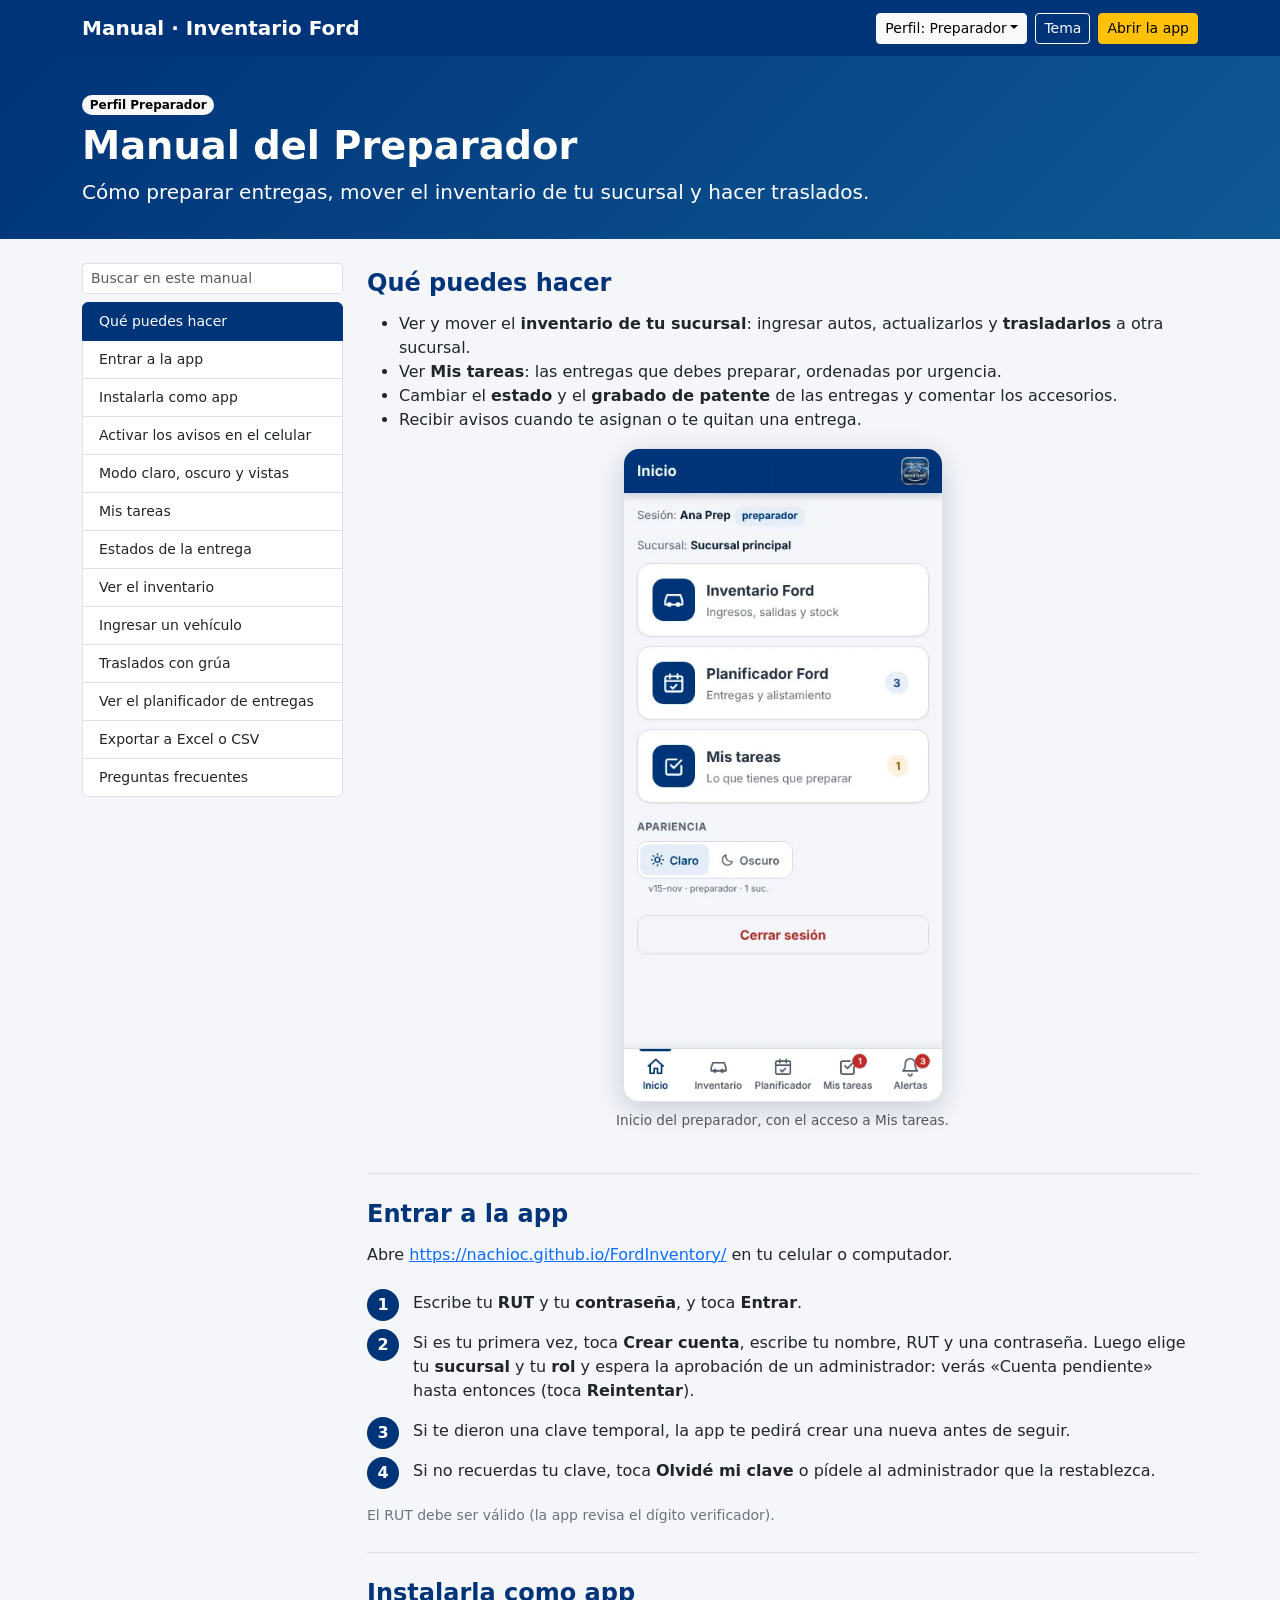
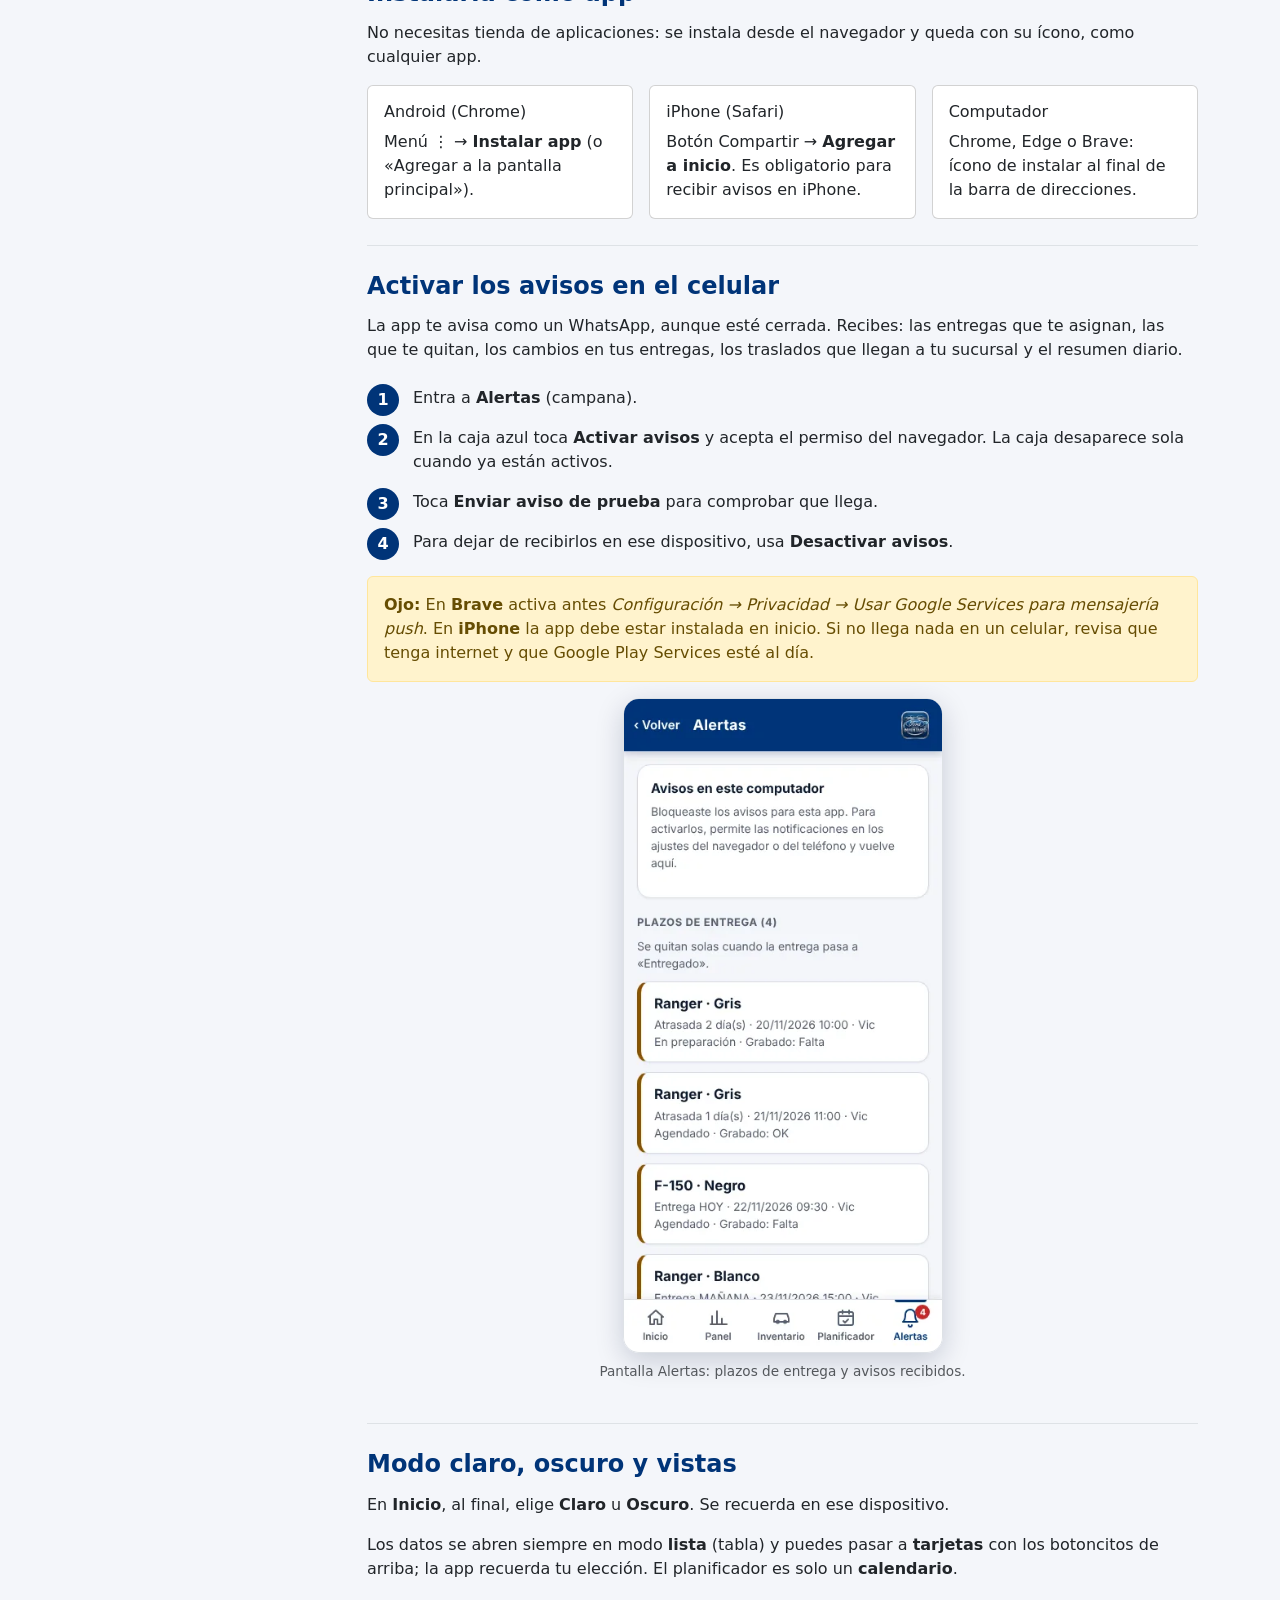
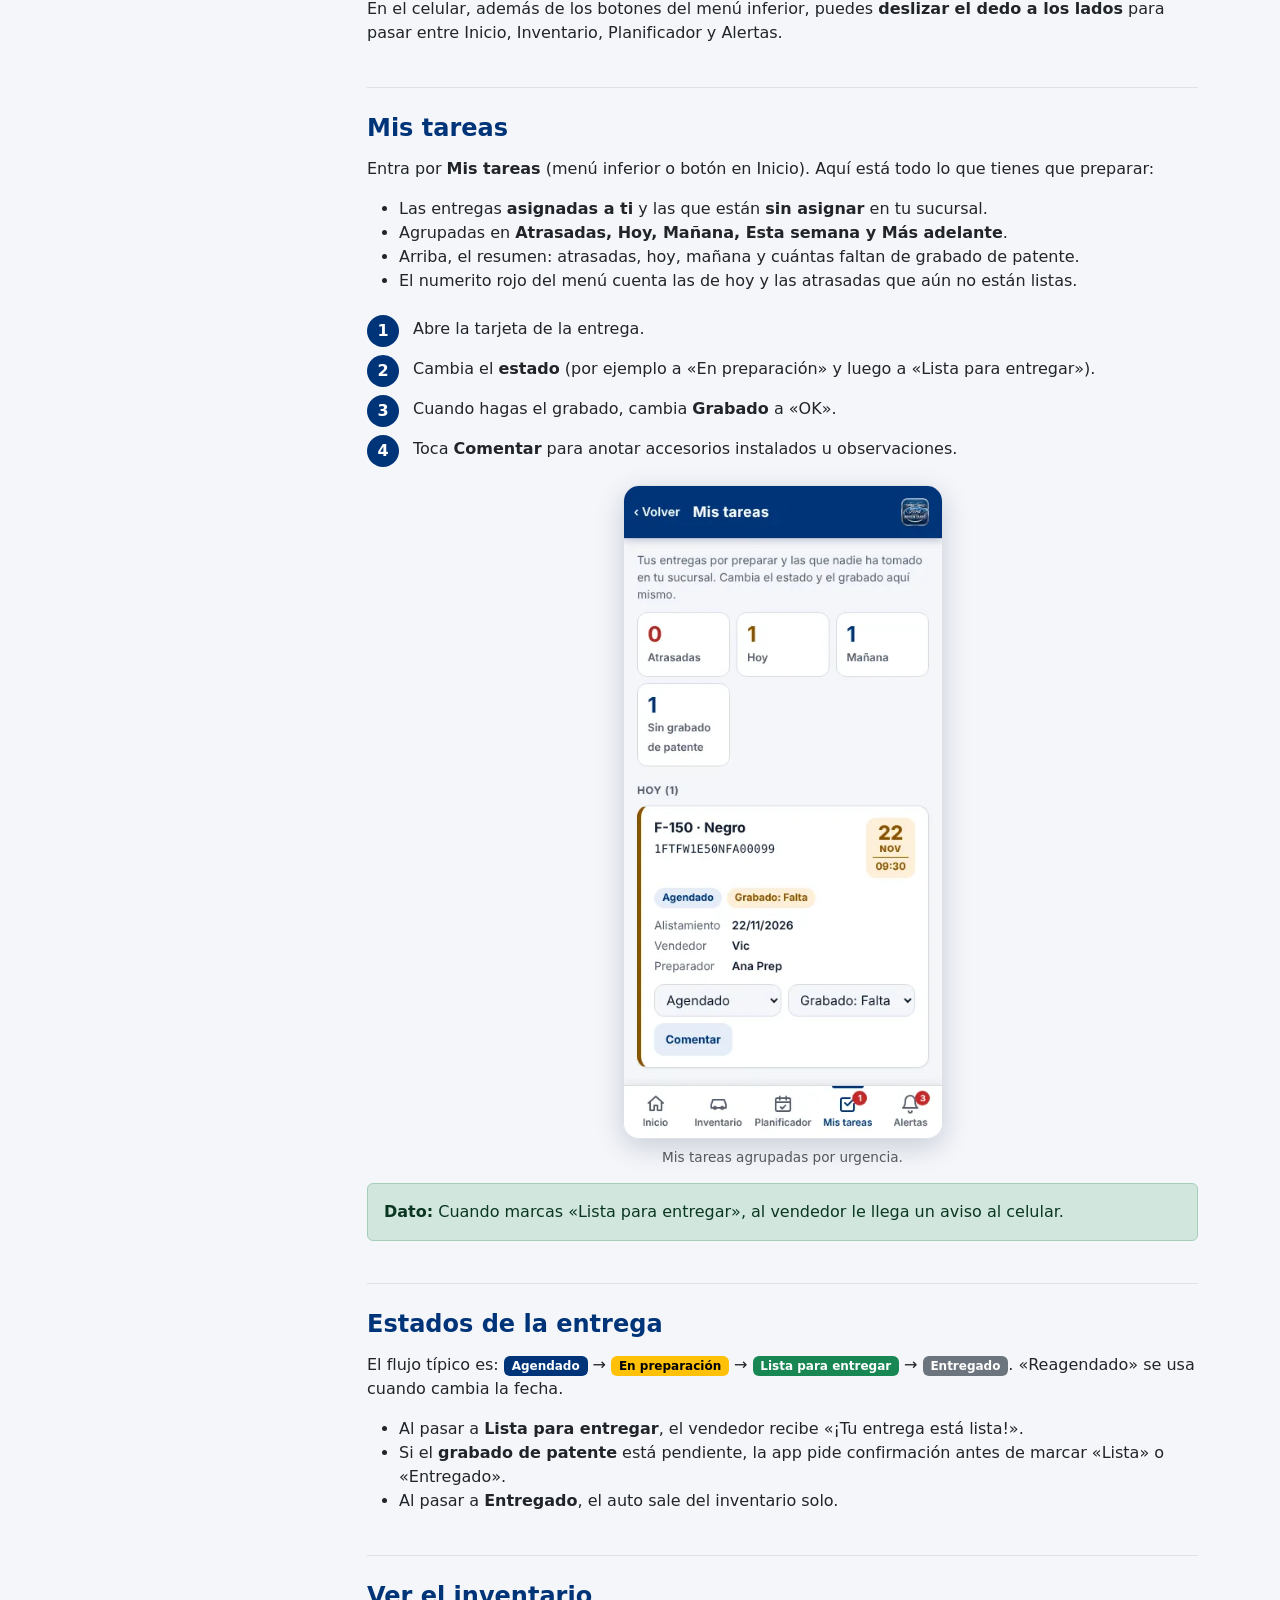
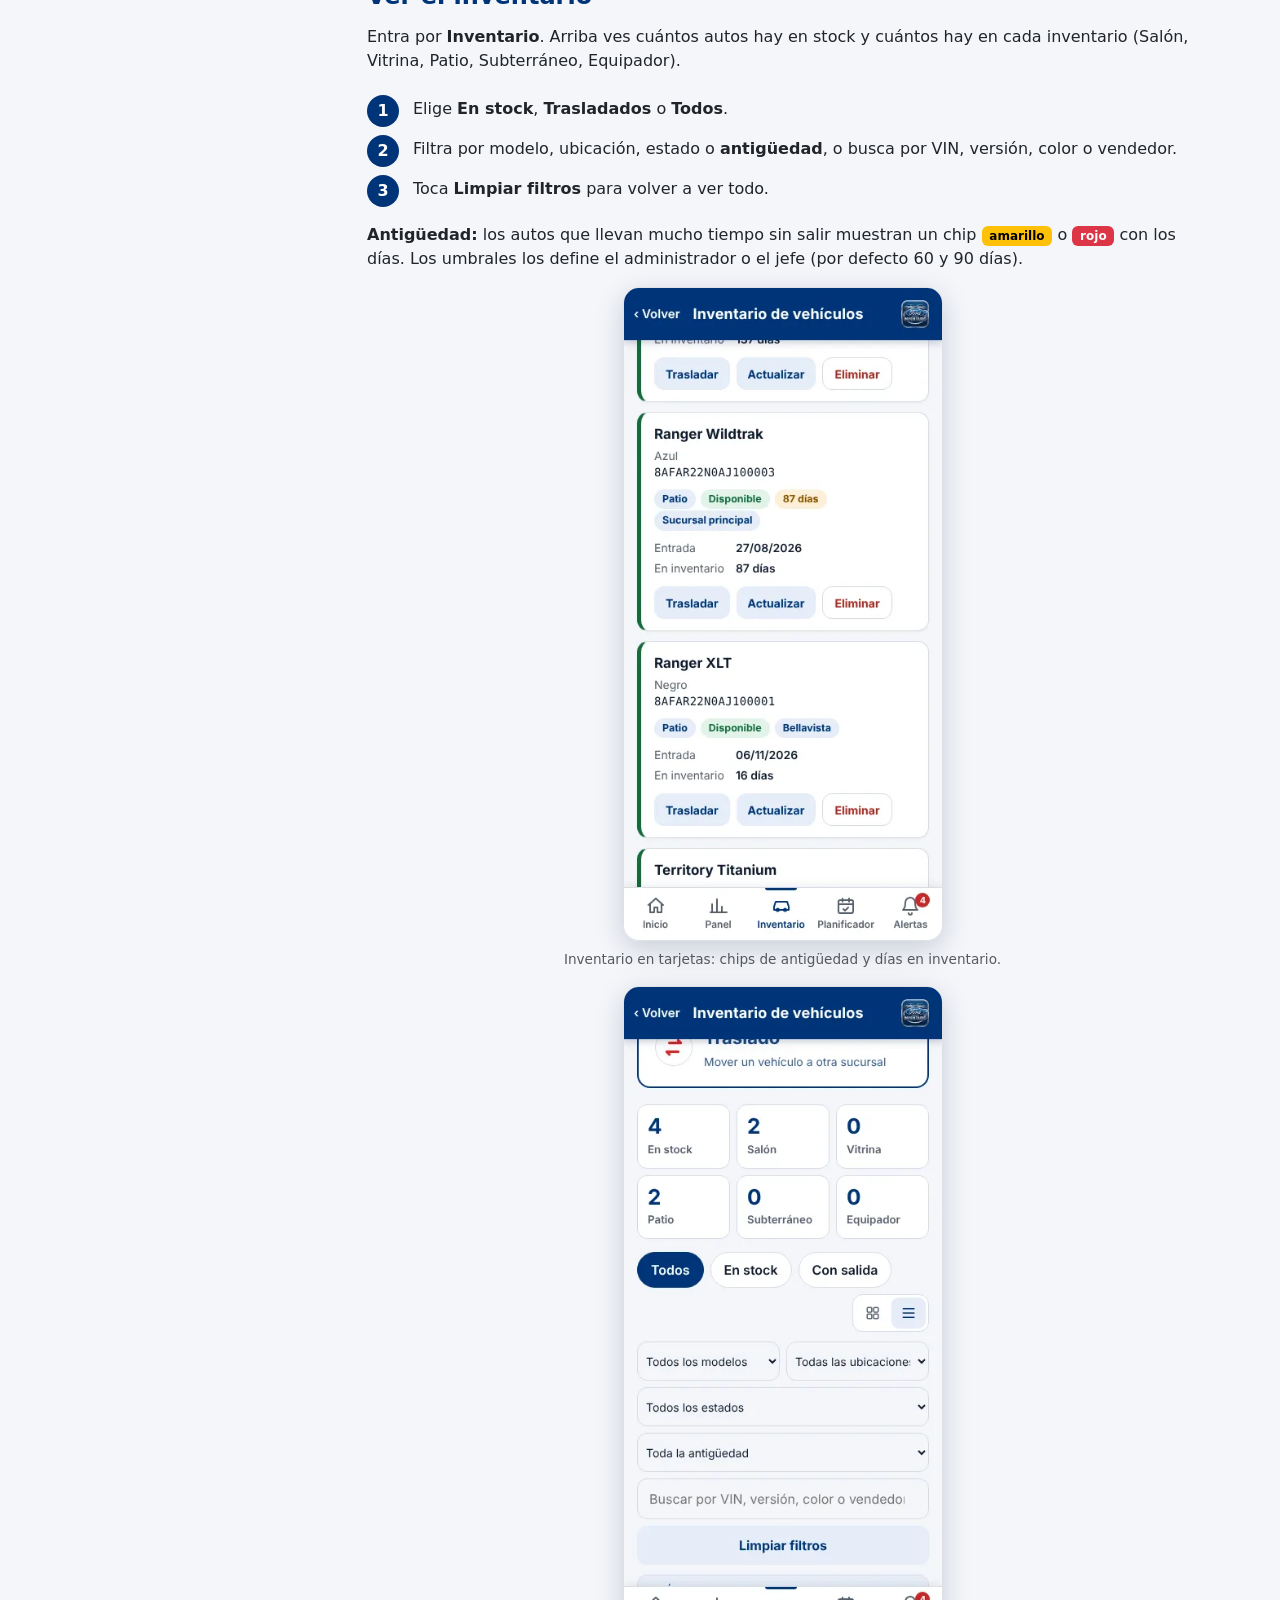
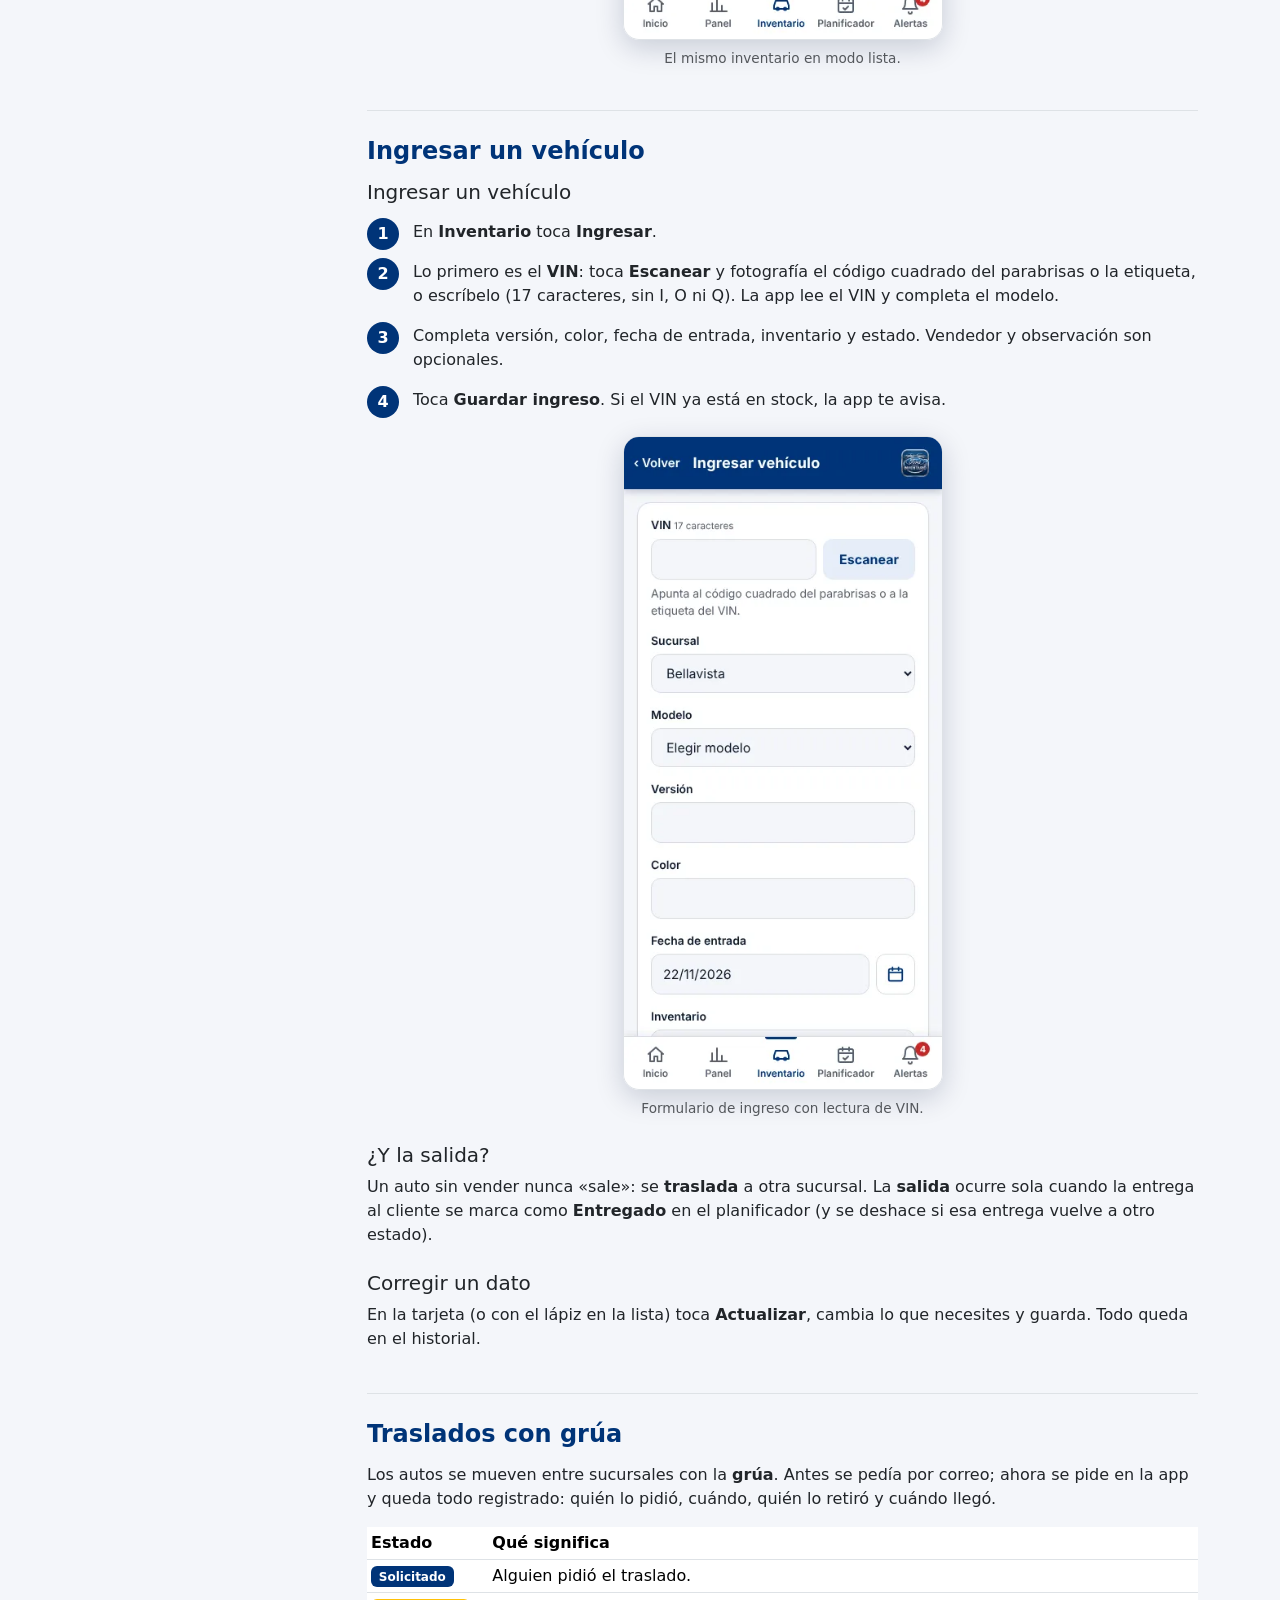
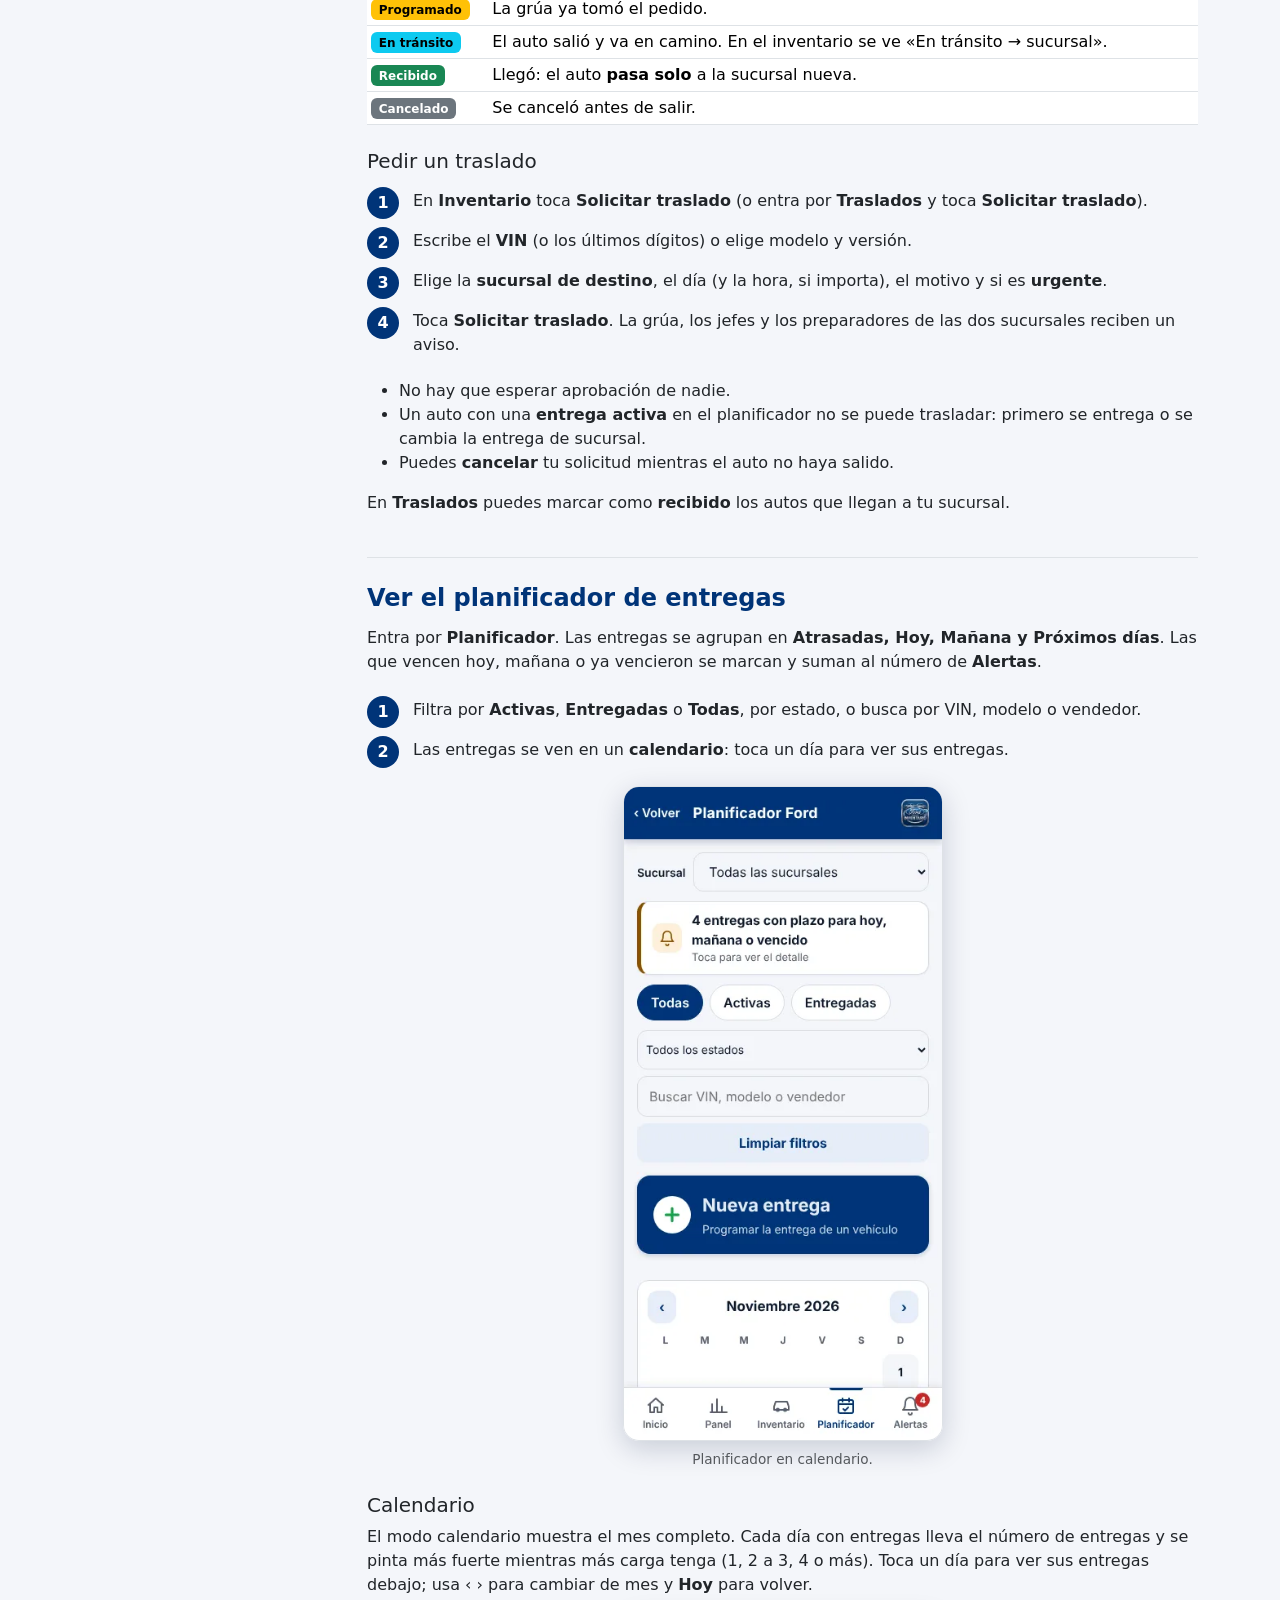
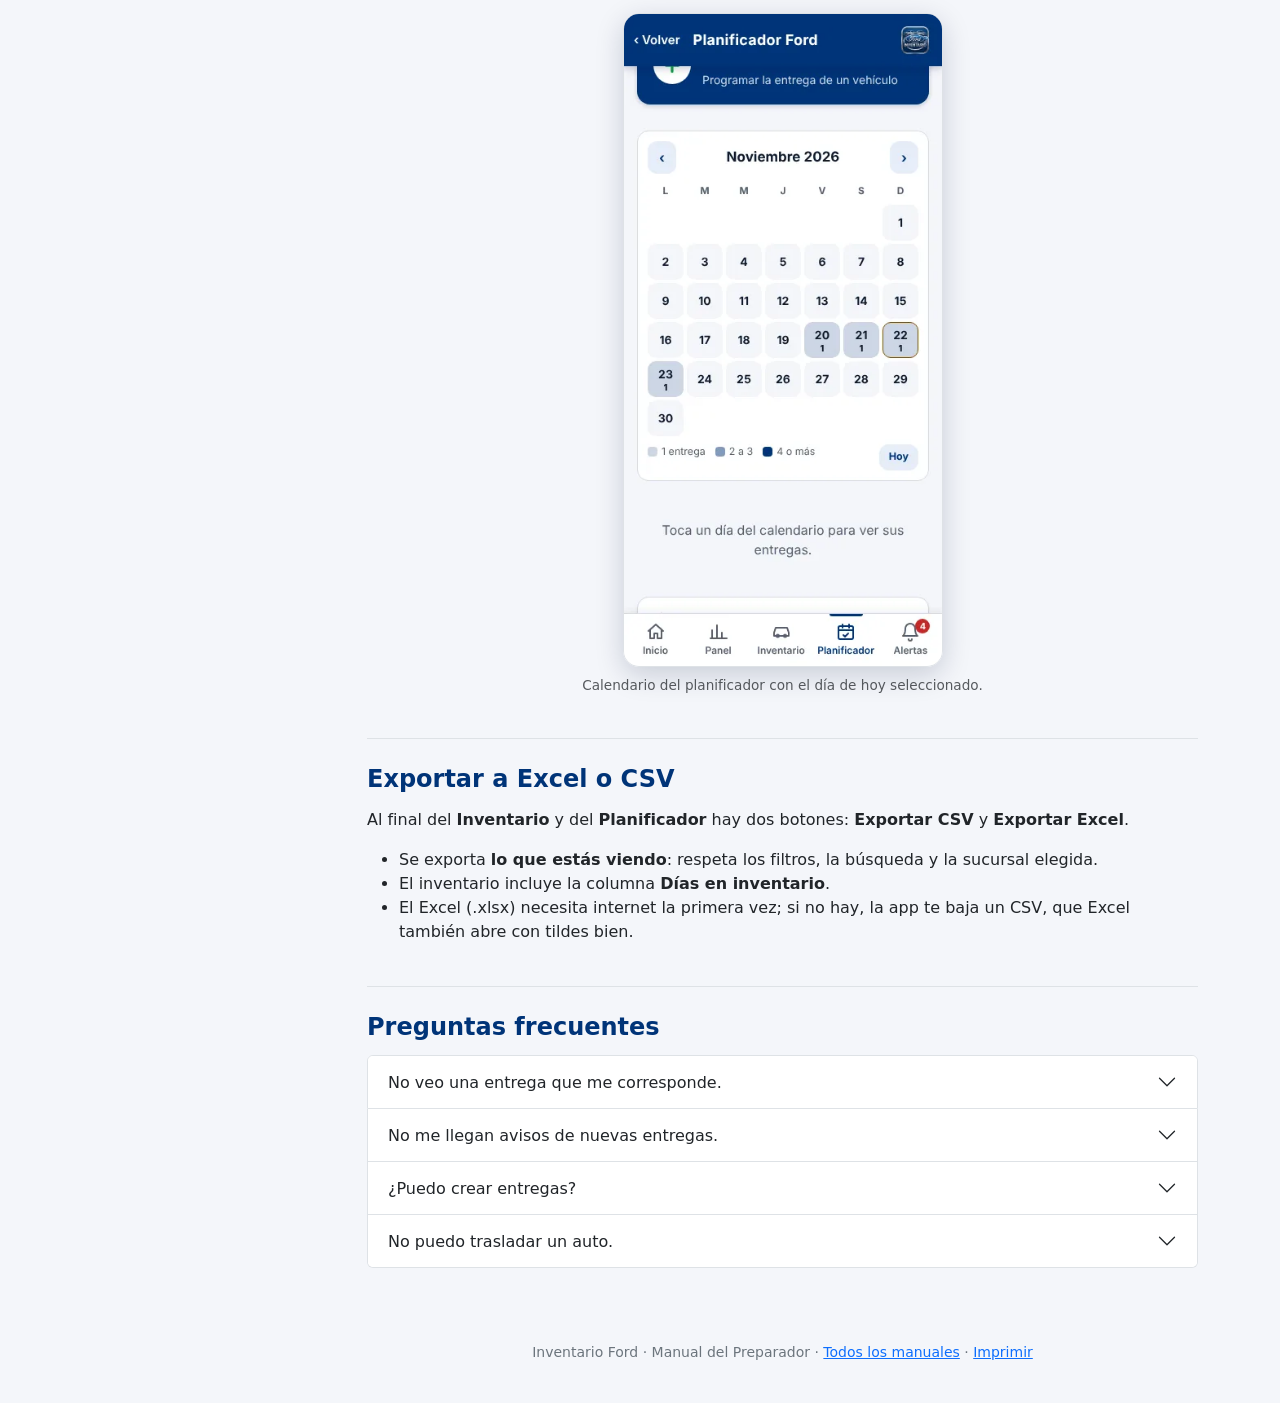
<file: manual/preparador.html>
<!doctype html>
<html lang="es" data-bs-theme="light">
<head>
<meta charset="utf-8">
<meta name="viewport" content="width=device-width, initial-scale=1">
<title>Manual del Preparador · Inventario Ford</title>
<meta name="description" content="Manual de uso de Inventario Ford para el perfil Preparador.">
<meta name="theme-color" content="#003478">
<link href="https://cdn.jsdelivr.net/npm/bootstrap@5.3.3/dist/css/bootstrap.min.css" rel="stylesheet">
<link href="manual.css" rel="stylesheet">
</head>
<body data-bs-spy="scroll" data-bs-target="#toc" data-bs-offset="90" tabindex="0">
<nav class="navbar navbar-expand-lg fixed-top mnav">
 <div class="container-xl">
  <a class="navbar-brand fw-bold" href="index.html">Manual · Inventario Ford</a>
  <div class="d-flex align-items-center gap-2 ms-auto">
   <div class="dropdown"><button class="btn btn-sm btn-light dropdown-toggle" data-bs-toggle="dropdown">Perfil: Preparador</button><ul class="dropdown-menu dropdown-menu-end"><li><a class="dropdown-item" href="admin.html">Administrador</a></li><li><a class="dropdown-item" href="jefe.html">Jefe</a></li><li><a class="dropdown-item active" href="preparador.html">Preparador</a></li><li><a class="dropdown-item" href="vendedor.html">Vendedor</a></li><li><a class="dropdown-item" href="consulta.html">Solo consulta</a></li><li><a class="dropdown-item" href="grua.html">Grúa</a></li><li><hr class="dropdown-divider"></li><li><a class="dropdown-item" href="index.html">Todos los manuales</a></li></ul></div>
   <button class="btn btn-sm btn-outline-light" id="tema" type="button" aria-label="Cambiar entre modo claro y oscuro">Tema</button>
   <a class="btn btn-sm btn-warning d-none d-sm-inline" href="../index.html" target="_blank" rel="noopener">Abrir la app</a>
  </div>
 </div>
</nav>
<header class="mhero"><div class="container-xl"><span class="badge rounded-pill text-bg-light mb-2">Perfil Preparador</span><h1>Manual del Preparador</h1><p class="lead mb-0">Cómo preparar entregas, mover el inventario de tu sucursal y hacer traslados.</p></div></header>
<div class="container-xl py-4">
 <div class="row g-4">
  <aside class="col-lg-3 d-print-none"><div class="sticky-lg-top toc-w"><input id="buscar" class="form-control form-control-sm mb-2" type="search" placeholder="Buscar en este manual" aria-label="Buscar en este manual"><div id="toc" class="list-group small"><a class="list-group-item list-group-item-action" href="#resumen">Qué puedes hacer</a><a class="list-group-item list-group-item-action" href="#acceso">Entrar a la app</a><a class="list-group-item list-group-item-action" href="#instalar">Instalarla como app</a><a class="list-group-item list-group-item-action" href="#avisos">Activar los avisos en el celular</a><a class="list-group-item list-group-item-action" href="#apariencia">Modo claro, oscuro y vistas</a><a class="list-group-item list-group-item-action" href="#tareas">Mis tareas</a><a class="list-group-item list-group-item-action" href="#estados">Estados de la entrega</a><a class="list-group-item list-group-item-action" href="#inventario">Ver el inventario</a><a class="list-group-item list-group-item-action" href="#ingresar">Ingresar un vehículo</a><a class="list-group-item list-group-item-action" href="#traslado">Traslados con grúa</a><a class="list-group-item list-group-item-action" href="#planificador">Ver el planificador de entregas</a><a class="list-group-item list-group-item-action" href="#exportar">Exportar a Excel o CSV</a><a class="list-group-item list-group-item-action" href="#faq">Preguntas frecuentes</a></div></div></aside>
  <main class="col-lg-9" id="doc"><section id="resumen" class="msec"><h2>Qué puedes hacer</h2>
<ul><li>Ver y mover el <b>inventario de tu sucursal</b>: ingresar autos, actualizarlos y <b>trasladarlos</b> a otra sucursal.</li>
<li>Ver <b>Mis tareas</b>: las entregas que debes preparar, ordenadas por urgencia.</li>
<li>Cambiar el <b>estado</b> y el <b>grabado de patente</b> de las entregas y comentar los accesorios.</li>
<li>Recibir avisos cuando te asignan o te quitan una entrega.</li></ul>
<figure class="fig"><img src="img/preparador-inicio.webp" alt="Inicio del preparador, con el acceso a Mis tareas." loading="lazy" width="390" height="800"><figcaption>Inicio del preparador, con el acceso a Mis tareas.</figcaption></figure></section><section id="acceso" class="msec"><h2>Entrar a la app</h2>
<p>Abre <a href="https://nachioc.github.io/FordInventory/" target="_blank" rel="noopener">https://nachioc.github.io/FordInventory/</a> en tu celular o computador.</p>
<ol class="pasos"><li>Escribe tu <b>RUT</b> y tu <b>contraseña</b>, y toca <b>Entrar</b>.</li><li>Si es tu primera vez, toca <b>Crear cuenta</b>, escribe tu nombre, RUT y una contraseña. Luego elige tu <b>sucursal</b> y tu <b>rol</b> y espera la aprobación de un administrador: verás «Cuenta pendiente» hasta entonces (toca <b>Reintentar</b>).</li><li>Si te dieron una clave temporal, la app te pedirá crear una nueva antes de seguir.</li><li>Si no recuerdas tu clave, toca <b>Olvidé mi clave</b> o pídele al administrador que la restablezca.</li></ol>
<p class="small text-secondary mb-0">El RUT debe ser válido (la app revisa el dígito verificador).</p></section><section id="instalar" class="msec"><h2>Instalarla como app</h2>
<p>No necesitas tienda de aplicaciones: se instala desde el navegador y queda con su ícono, como cualquier app.</p>
<div class="row g-3">
 <div class="col-md-4"><div class="card h-100"><div class="card-body"><h4 class="h6">Android (Chrome)</h4><p class="mb-0">Menú ⋮ → <b>Instalar app</b> (o «Agregar a la pantalla principal»).</p></div></div></div>
 <div class="col-md-4"><div class="card h-100"><div class="card-body"><h4 class="h6">iPhone (Safari)</h4><p class="mb-0">Botón Compartir → <b>Agregar a inicio</b>. Es obligatorio para recibir avisos en iPhone.</p></div></div></div>
 <div class="col-md-4"><div class="card h-100"><div class="card-body"><h4 class="h6">Computador</h4><p class="mb-0">Chrome, Edge o Brave: ícono de instalar al final de la barra de direcciones.</p></div></div></div>
</div></section><section id="avisos" class="msec"><h2>Activar los avisos en el celular</h2>
<p>La app te avisa como un WhatsApp, aunque esté cerrada. Recibes: las entregas que te asignan, las que te quitan, los cambios en tus entregas, los traslados que llegan a tu sucursal y el resumen diario.</p>
<ol class="pasos"><li>Entra a <b>Alertas</b> (campana).</li><li>En la caja azul toca <b>Activar avisos</b> y acepta el permiso del navegador. La caja desaparece sola cuando ya están activos.</li><li>Toca <b>Enviar aviso de prueba</b> para comprobar que llega.</li><li>Para dejar de recibirlos en ese dispositivo, usa <b>Desactivar avisos</b>.</li></ol>
<div class="alert alert-warning d-flex gap-2" role="note"><div><strong>Ojo:</strong> En <b>Brave</b> activa antes <i>Configuración → Privacidad → Usar Google Services para mensajería push</i>. En <b>iPhone</b> la app debe estar instalada en inicio. Si no llega nada en un celular, revisa que tenga internet y que Google Play Services esté al día.</div></div>
<figure class="fig"><img src="img/alertas.webp" alt="Pantalla Alertas: plazos de entrega y avisos recibidos." loading="lazy" width="390" height="800"><figcaption>Pantalla Alertas: plazos de entrega y avisos recibidos.</figcaption></figure></section><section id="apariencia" class="msec"><h2>Modo claro, oscuro y vistas</h2>
<p>En <b>Inicio</b>, al final, elige <b>Claro</b> u <b>Oscuro</b>. Se recuerda en ese dispositivo.</p>
<p>Los datos se abren siempre en modo <b>lista</b> (tabla) y puedes pasar a <b>tarjetas</b> con los botoncitos de arriba; la app recuerda tu elección. El planificador es solo un <b>calendario</b>.</p>
<p>En el celular, además de los botones del menú inferior, puedes <b>deslizar el dedo a los lados</b> para pasar entre Inicio, Inventario, Planificador y Alertas.</p></section><section id="tareas" class="msec"><h2>Mis tareas</h2>
<p>Entra por <b>Mis tareas</b> (menú inferior o botón en Inicio). Aquí está todo lo que tienes que preparar:</p>
<ul><li>Las entregas <b>asignadas a ti</b> y las que están <b>sin asignar</b> en tu sucursal.</li>
<li>Agrupadas en <b>Atrasadas, Hoy, Mañana, Esta semana y Más adelante</b>.</li>
<li>Arriba, el resumen: atrasadas, hoy, mañana y cuántas faltan de grabado de patente.</li>
<li>El numerito rojo del menú cuenta las de hoy y las atrasadas que aún no están listas.</li></ul>
<ol class="pasos"><li>Abre la tarjeta de la entrega.</li><li>Cambia el <b>estado</b> (por ejemplo a «En preparación» y luego a «Lista para entregar»).</li><li>Cuando hagas el grabado, cambia <b>Grabado</b> a «OK».</li><li>Toca <b>Comentar</b> para anotar accesorios instalados u observaciones.</li></ol>
<figure class="fig"><img src="img/tareas.webp" alt="Mis tareas agrupadas por urgencia." loading="lazy" width="390" height="800"><figcaption>Mis tareas agrupadas por urgencia.</figcaption></figure>
<div class="alert alert-success d-flex gap-2" role="note"><div><strong>Dato:</strong> Cuando marcas «Lista para entregar», al vendedor le llega un aviso al celular.</div></div></section><section id="estados" class="msec"><h2>Estados de la entrega</h2>
<p>El flujo típico es: <span class="badge text-bg-primary">Agendado</span> → <span class="badge text-bg-warning">En preparación</span> → <span class="badge text-bg-success">Lista para entregar</span> → <span class="badge text-bg-secondary">Entregado</span>. «Reagendado» se usa cuando cambia la fecha.</p>
<ul><li>Al pasar a <b>Lista para entregar</b>, el vendedor recibe «¡Tu entrega está lista!».</li>
<li>Si el <b>grabado de patente</b> está pendiente, la app pide confirmación antes de marcar «Lista» o «Entregado».</li>
<li>Al pasar a <b>Entregado</b>, el auto sale del inventario solo.</li></ul></section><section id="inventario" class="msec"><h2>Ver el inventario</h2>
<p>Entra por <b>Inventario</b>. Arriba ves cuántos autos hay en stock y cuántos hay en cada inventario (Salón, Vitrina, Patio, Subterráneo, Equipador).</p>
<ol class="pasos"><li>Elige <b>En stock</b>, <b>Trasladados</b> o <b>Todos</b>.</li><li>Filtra por modelo, ubicación, estado o <b>antigüedad</b>, o busca por VIN, versión, color o vendedor.</li><li>Toca <b>Limpiar filtros</b> para volver a ver todo.</li></ol>
<p><b>Antigüedad:</b> los autos que llevan mucho tiempo sin salir muestran un chip <span class="badge text-bg-warning">amarillo</span> o <span class="badge text-bg-danger">rojo</span> con los días. Los umbrales los define el administrador o el jefe (por defecto 60 y 90 días).</p>
<figure class="fig"><img src="img/inventario-tarjetas.webp" alt="Inventario en tarjetas: chips de antigüedad y días en inventario." loading="lazy" width="390" height="800"><figcaption>Inventario en tarjetas: chips de antigüedad y días en inventario.</figcaption></figure>
<figure class="fig"><img src="img/inventario-lista.webp" alt="El mismo inventario en modo lista." loading="lazy" width="390" height="800"><figcaption>El mismo inventario en modo lista.</figcaption></figure></section><section id="ingresar" class="msec"><h2>Ingresar un vehículo</h2>
<h3 class="h5">Ingresar un vehículo</h3>
<ol class="pasos"><li>En <b>Inventario</b> toca <b>Ingresar</b>.</li><li>Lo primero es el <b>VIN</b>: toca <b>Escanear</b> y fotografía el código cuadrado del parabrisas o la etiqueta, o escríbelo (17 caracteres, sin I, O ni Q). La app lee el VIN y completa el modelo.</li><li>Completa versión, color, fecha de entrada, inventario y estado. Vendedor y observación son opcionales.</li><li>Toca <b>Guardar ingreso</b>. Si el VIN ya está en stock, la app te avisa.</li></ol>
<figure class="fig"><img src="img/ingresar.webp" alt="Formulario de ingreso con lectura de VIN." loading="lazy" width="390" height="800"><figcaption>Formulario de ingreso con lectura de VIN.</figcaption></figure>
<h3 class="h5 mt-4">¿Y la salida?</h3>
<p>Un auto sin vender nunca «sale»: se <b>traslada</b> a otra sucursal. La <b>salida</b> ocurre sola cuando la entrega al cliente se marca como <b>Entregado</b> en el planificador (y se deshace si esa entrega vuelve a otro estado).</p>
<h3 class="h5 mt-4">Corregir un dato</h3>
<p>En la tarjeta (o con el lápiz en la lista) toca <b>Actualizar</b>, cambia lo que necesites y guarda. Todo queda en el historial.</p></section><section id="traslado" class="msec"><h2>Traslados con grúa</h2>
<p>Los autos se mueven entre sucursales con la <b>grúa</b>. Antes se pedía por correo; ahora se pide en la app y queda todo registrado: quién lo pidió, cuándo, quién lo retiró y cuándo llegó.</p>
<table class="table table-sm"><thead><tr><th>Estado</th><th>Qué significa</th></tr></thead><tbody>
<tr><td><span class="badge text-bg-primary">Solicitado</span></td><td>Alguien pidió el traslado.</td></tr>
<tr><td><span class="badge text-bg-warning">Programado</span></td><td>La grúa ya tomó el pedido.</td></tr>
<tr><td><span class="badge text-bg-info">En tránsito</span></td><td>El auto salió y va en camino. En el inventario se ve «En tránsito → sucursal».</td></tr>
<tr><td><span class="badge text-bg-success">Recibido</span></td><td>Llegó: el auto <b>pasa solo</b> a la sucursal nueva.</td></tr>
<tr><td><span class="badge text-bg-secondary">Cancelado</span></td><td>Se canceló antes de salir.</td></tr></tbody></table>
<h3 class="h5 mt-4">Pedir un traslado</h3>
<ol class="pasos"><li>En <b>Inventario</b> toca <b>Solicitar traslado</b> (o entra por <b>Traslados</b> y toca <b>Solicitar traslado</b>).</li><li>Escribe el <b>VIN</b> (o los últimos dígitos) o elige modelo y versión.</li><li>Elige la <b>sucursal de destino</b>, el día (y la hora, si importa), el motivo y si es <b>urgente</b>.</li><li>Toca <b>Solicitar traslado</b>. La grúa, los jefes y los preparadores de las dos sucursales reciben un aviso.</li></ol>
<ul><li>No hay que esperar aprobación de nadie.</li>
<li>Un auto con una <b>entrega activa</b> en el planificador no se puede trasladar: primero se entrega o se cambia la entrega de sucursal.</li>
<li>Puedes <b>cancelar</b> tu solicitud mientras el auto no haya salido.</li></ul>
<p>En <b>Traslados</b> puedes marcar como <b>recibido</b> los autos que llegan a tu sucursal.</p></section><section id="planificador" class="msec"><h2>Ver el planificador de entregas</h2>
<p>Entra por <b>Planificador</b>. Las entregas se agrupan en <b>Atrasadas, Hoy, Mañana y Próximos días</b>. Las que vencen hoy, mañana o ya vencieron se marcan y suman al número de <b>Alertas</b>.</p>
<ol class="pasos"><li>Filtra por <b>Activas</b>, <b>Entregadas</b> o <b>Todas</b>, por estado, o busca por VIN, modelo o vendedor.</li><li>Las entregas se ven en un <b>calendario</b>: toca un día para ver sus entregas.</li></ol>
<figure class="fig"><img src="img/planificador.webp" alt="Planificador en calendario." loading="lazy" width="390" height="800"><figcaption>Planificador en calendario.</figcaption></figure>
<h3 class="h5 mt-4">Calendario</h3>
<p>El modo calendario muestra el mes completo. Cada día con entregas lleva el número de entregas y se pinta más fuerte mientras más carga tenga (1, 2 a 3, 4 o más). Toca un día para ver sus entregas debajo; usa ‹ › para cambiar de mes y <b>Hoy</b> para volver.</p>
<figure class="fig"><img src="img/calendario.webp" alt="Calendario del planificador con el día de hoy seleccionado." loading="lazy" width="390" height="800"><figcaption>Calendario del planificador con el día de hoy seleccionado.</figcaption></figure></section><section id="exportar" class="msec"><h2>Exportar a Excel o CSV</h2>
<p>Al final del <b>Inventario</b> y del <b>Planificador</b> hay dos botones: <b>Exportar CSV</b> y <b>Exportar Excel</b>.</p>
<ul><li>Se exporta <b>lo que estás viendo</b>: respeta los filtros, la búsqueda y la sucursal elegida.</li>
<li>El inventario incluye la columna <b>Días en inventario</b>.</li>
<li>El Excel (.xlsx) necesita internet la primera vez; si no hay, la app te baja un CSV, que Excel también abre con tildes bien.</li></ul></section><section id="faq" class="msec"><h2>Preguntas frecuentes</h2><div class="accordion" id="faqpreparador"><div class="accordion-item"><h3 class="accordion-header"><button class="accordion-button collapsed" type="button" data-bs-toggle="collapse" data-bs-target="#faqpreparador0">No veo una entrega que me corresponde.</button></h3><div id="faqpreparador0" class="accordion-collapse collapse" data-bs-parent="#faqpreparador"><div class="accordion-body">En <b>Mis tareas</b> aparecen las asignadas a tu nombre. Si el nombre está escrito distinto, pide al vendedor o al jefe que lo corrijan.</div></div></div><div class="accordion-item"><h3 class="accordion-header"><button class="accordion-button collapsed" type="button" data-bs-toggle="collapse" data-bs-target="#faqpreparador1">No me llegan avisos de nuevas entregas.</button></h3><div id="faqpreparador1" class="accordion-collapse collapse" data-bs-parent="#faqpreparador"><div class="accordion-body">Solo se avisa al preparador asignado (o a todos los de la sucursal si quedó «Sin asignar»). Activa los avisos en Alertas.</div></div></div><div class="accordion-item"><h3 class="accordion-header"><button class="accordion-button collapsed" type="button" data-bs-toggle="collapse" data-bs-target="#faqpreparador2">¿Puedo crear entregas?</button></h3><div id="faqpreparador2" class="accordion-collapse collapse" data-bs-parent="#faqpreparador"><div class="accordion-body">No: las programan los vendedores, jefes y administradores. Tú las preparas y las comentas.</div></div></div><div class="accordion-item"><h3 class="accordion-header"><button class="accordion-button collapsed" type="button" data-bs-toggle="collapse" data-bs-target="#faqpreparador3">No puedo trasladar un auto.</button></h3><div id="faqpreparador3" class="accordion-collapse collapse" data-bs-parent="#faqpreparador"><div class="accordion-body">Solo puedes trasladar autos de tu sucursal y sin entrega activa.</div></div></div></div></section>
   <div class="text-center text-secondary small mt-5 mb-3">Inventario Ford · Manual del Preparador · <a href="index.html">Todos los manuales</a> · <a href="#" onclick="window.print();return false">Imprimir</a></div>
  </main>
 </div>
</div>
<button id="arriba" class="btn btn-primary rounded-circle d-print-none" type="button" aria-label="Volver arriba" hidden>↑</button>
<script src="https://cdn.jsdelivr.net/npm/bootstrap@5.3.3/dist/js/bootstrap.bundle.min.js"></script>
<script src="manual.js"></script>
</body>
</html>
</file>
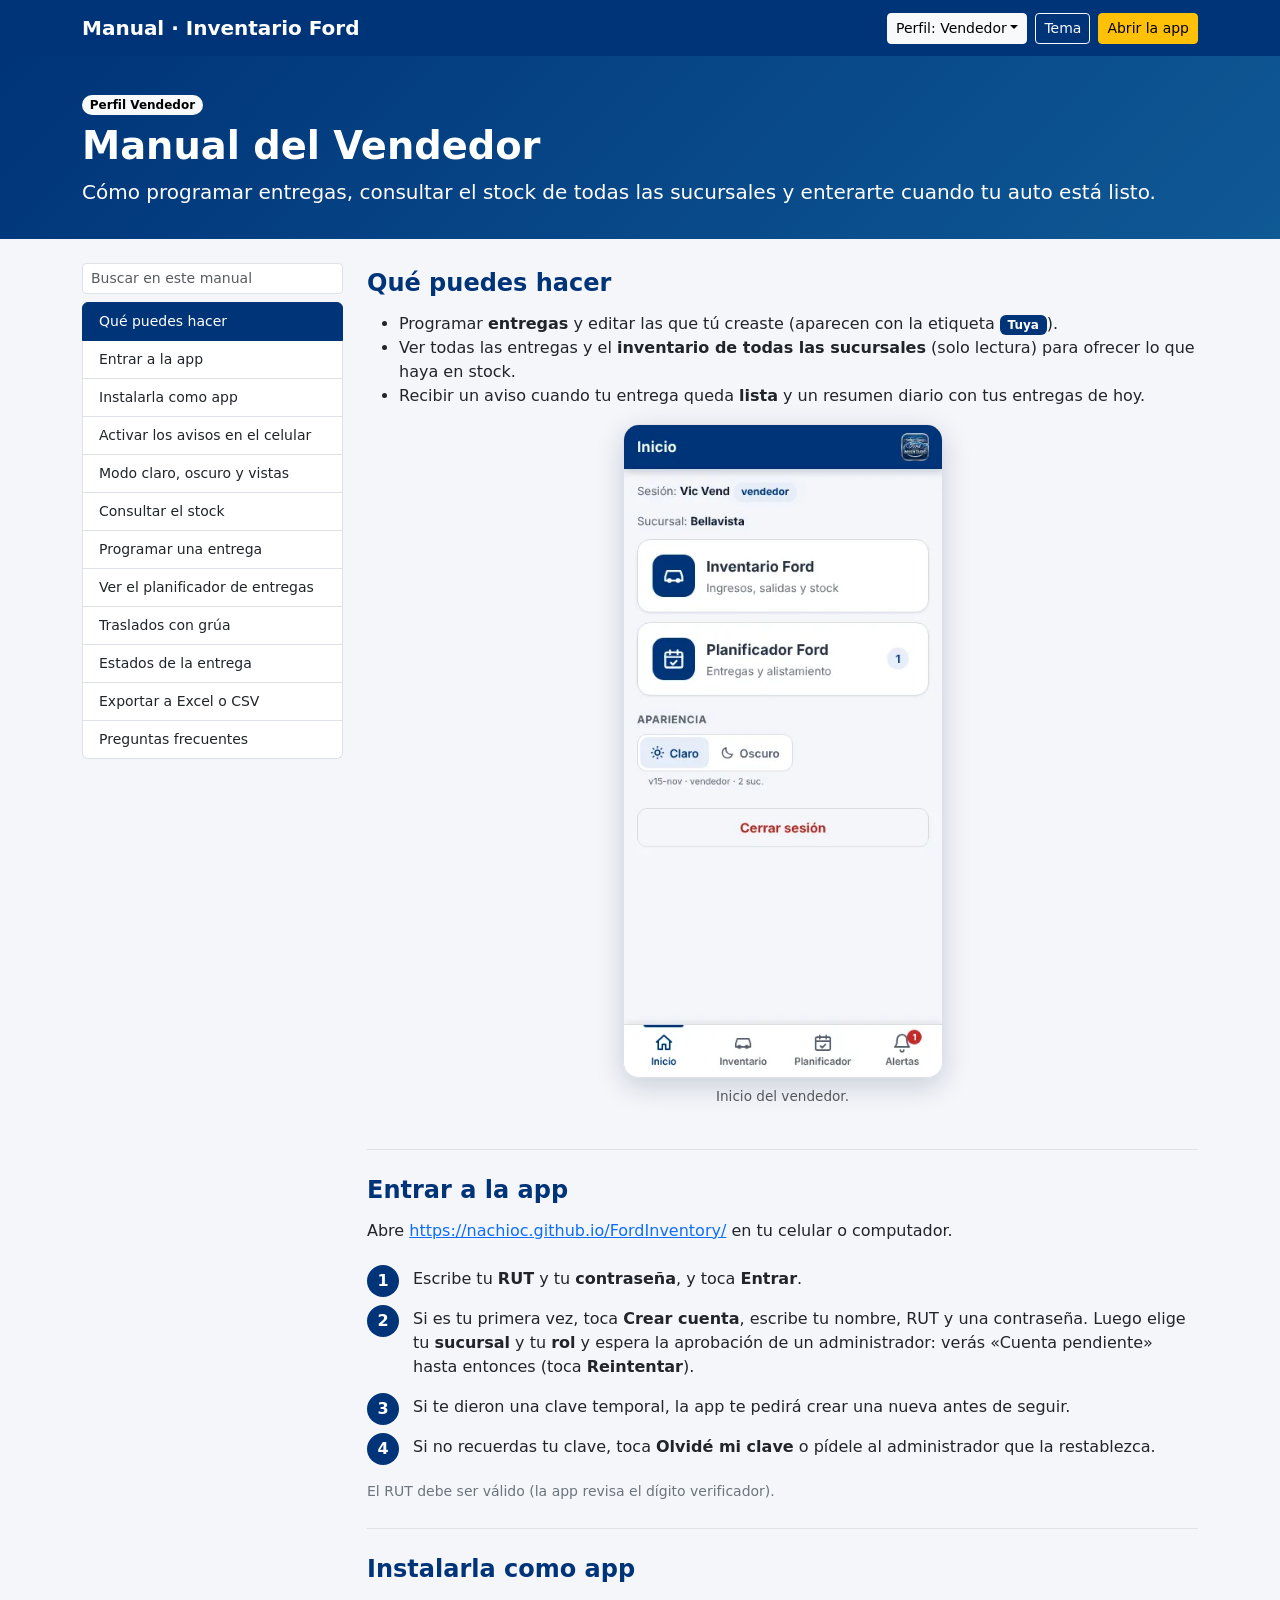
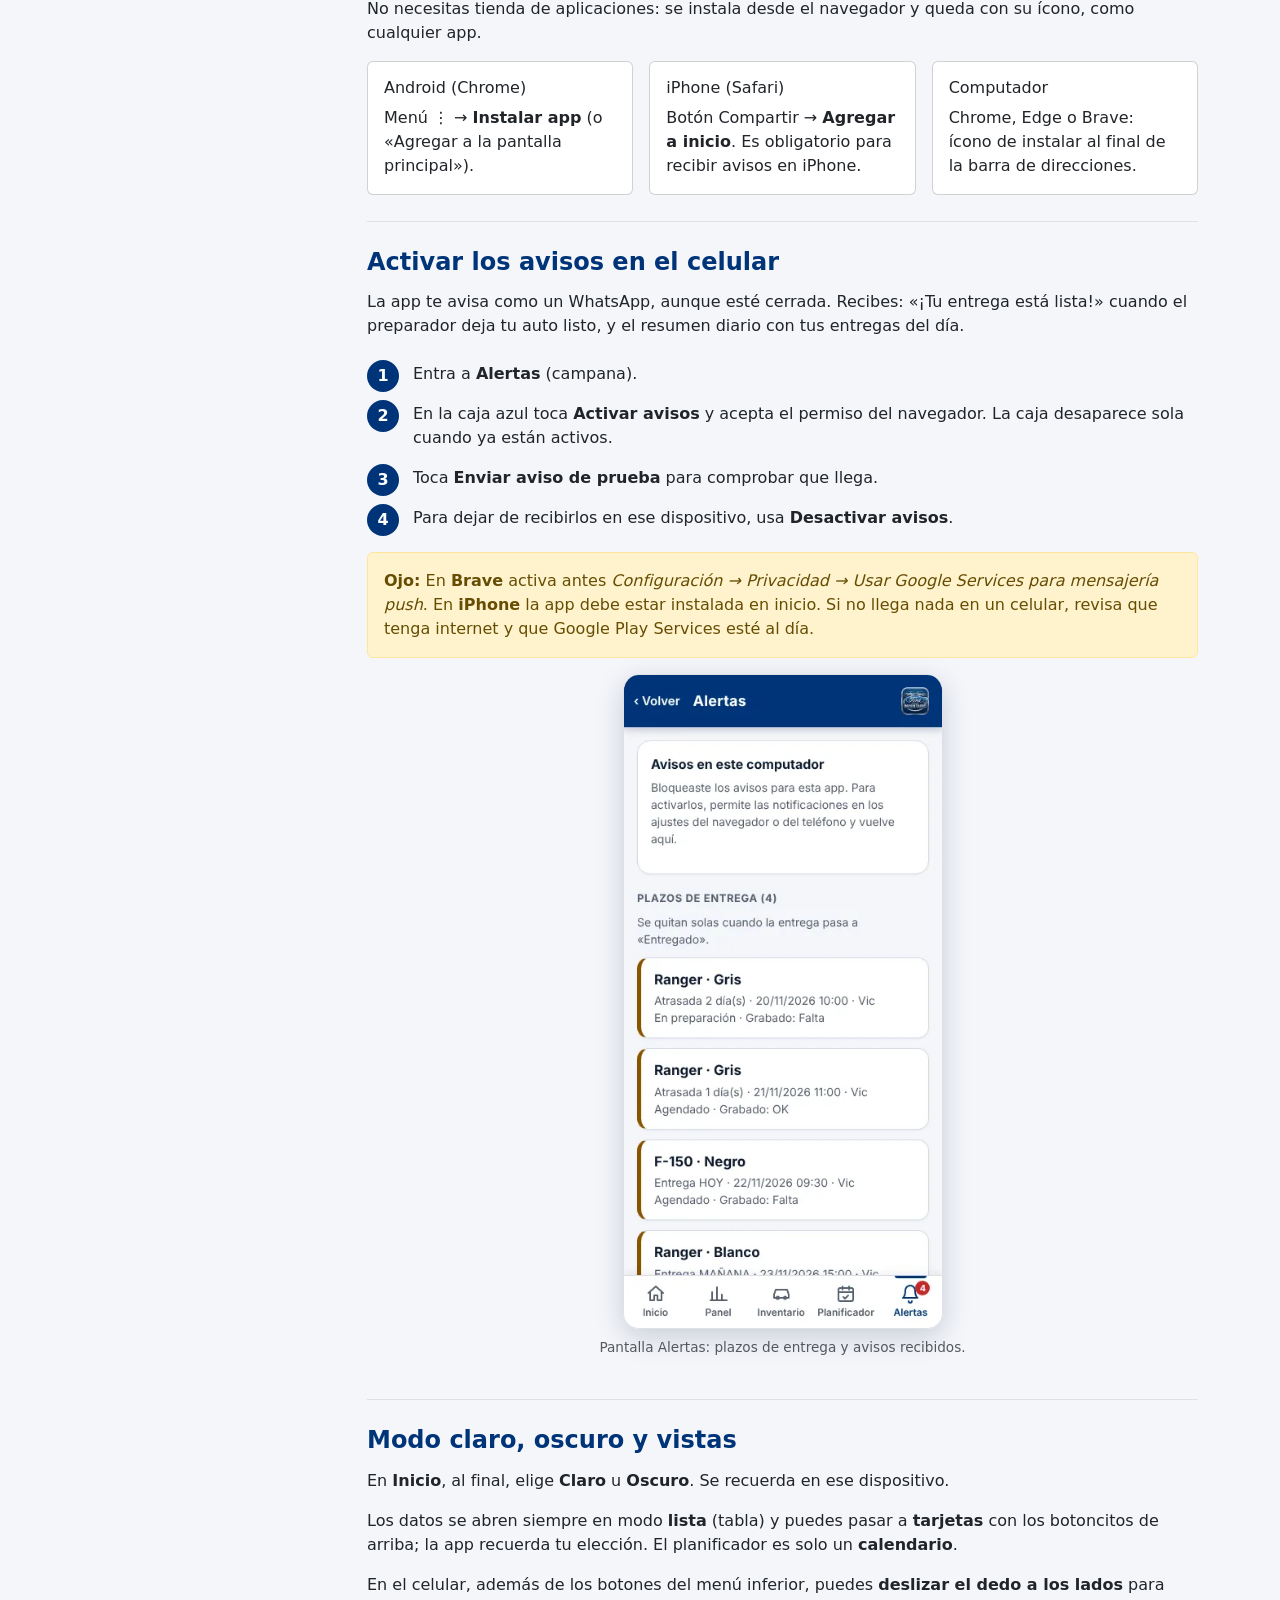
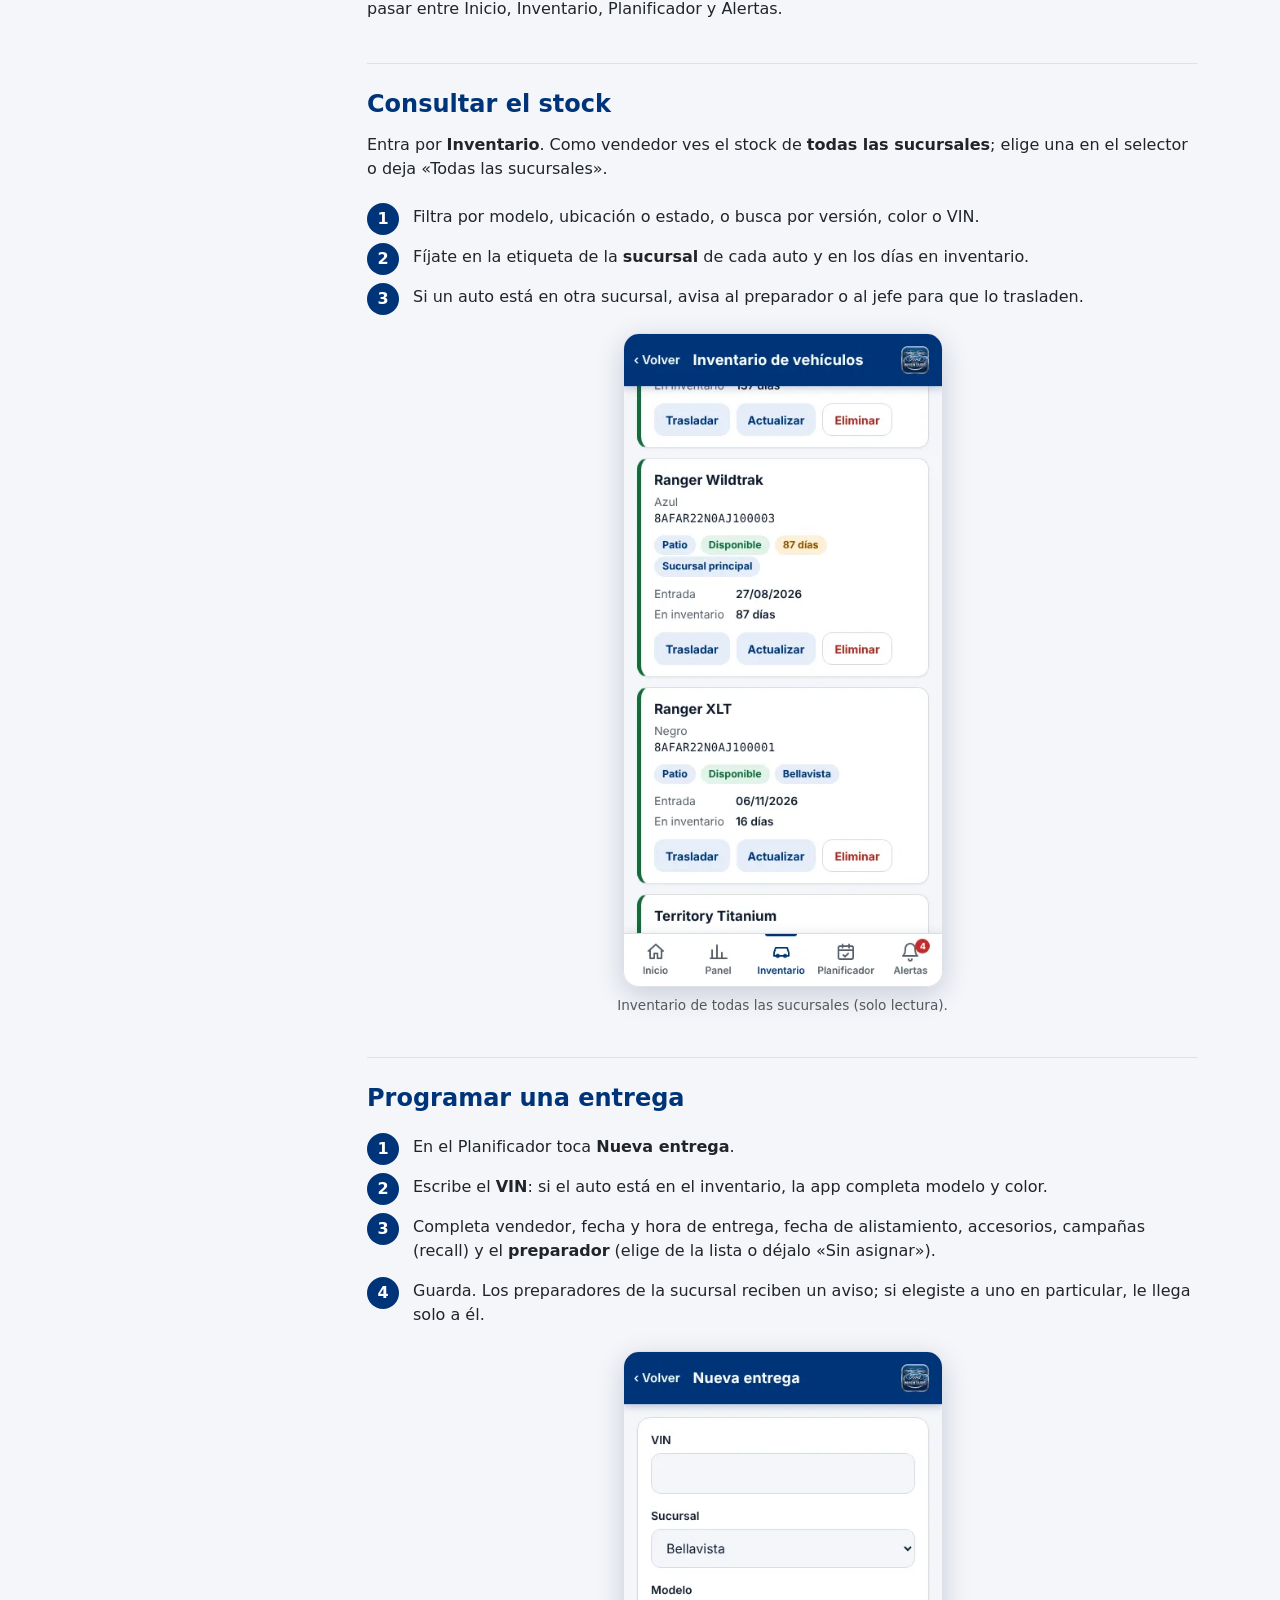
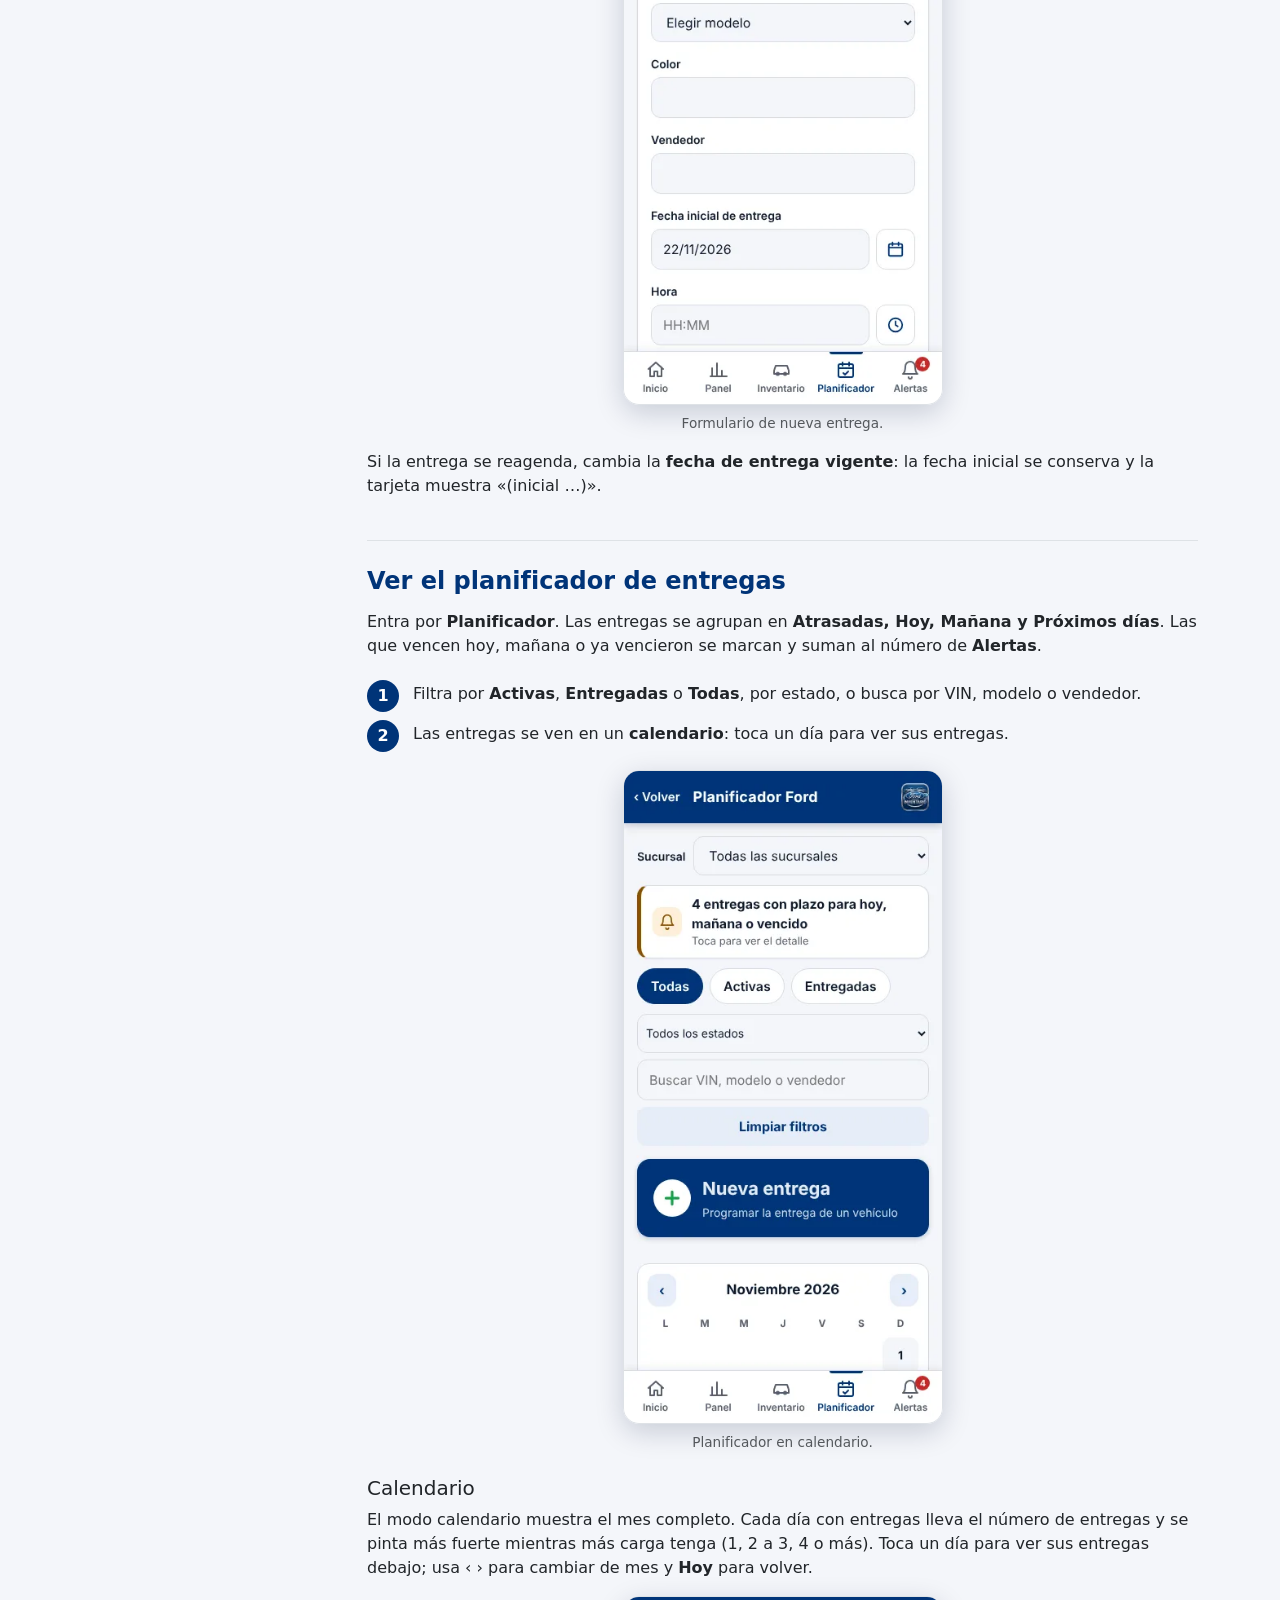
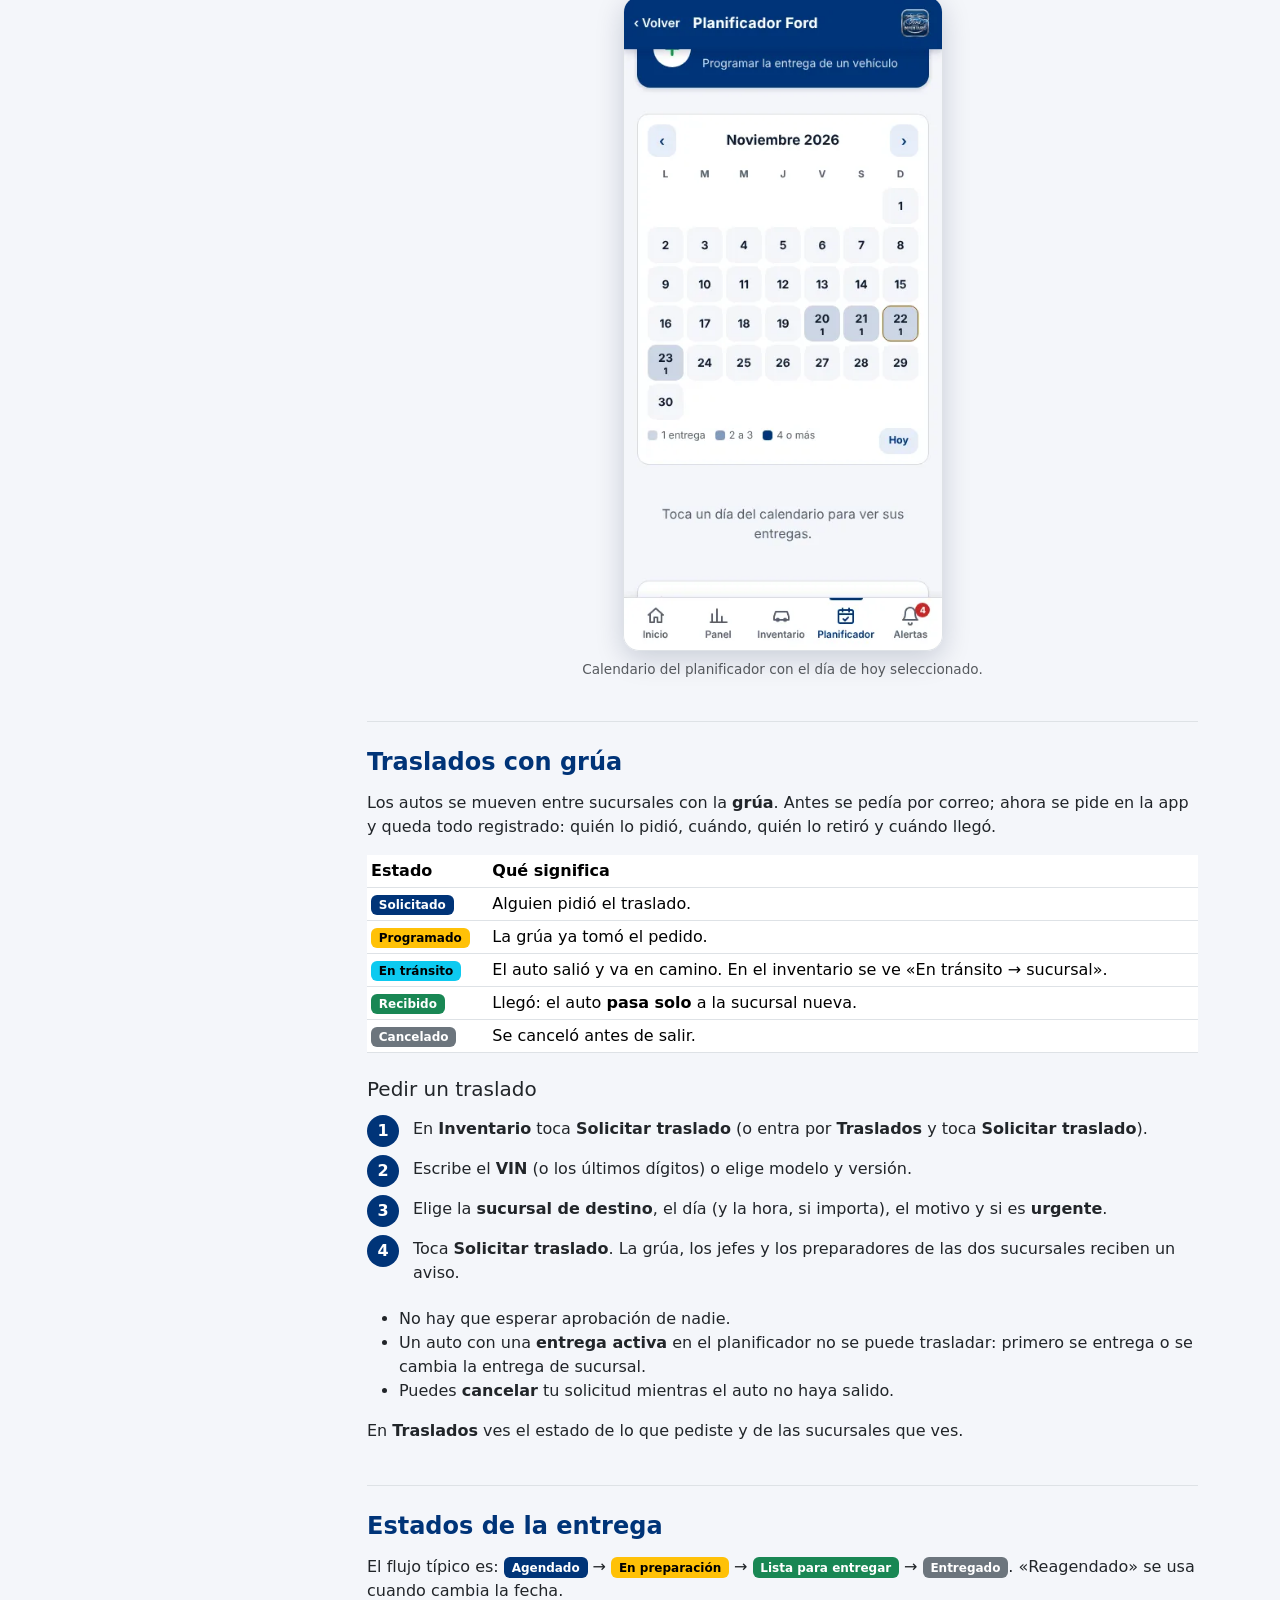
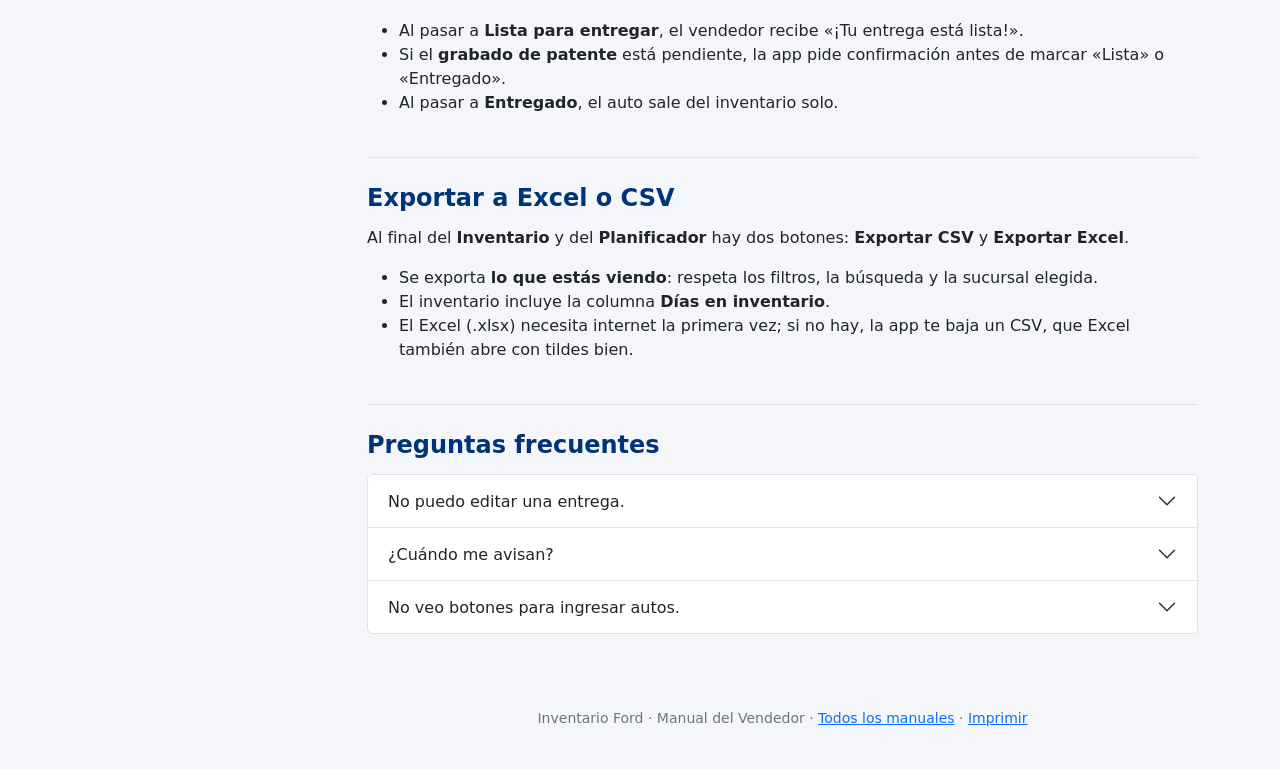
<file: manual/vendedor.html>
<!doctype html>
<html lang="es" data-bs-theme="light">
<head>
<meta charset="utf-8">
<meta name="viewport" content="width=device-width, initial-scale=1">
<title>Manual del Vendedor · Inventario Ford</title>
<meta name="description" content="Manual de uso de Inventario Ford para el perfil Vendedor.">
<meta name="theme-color" content="#003478">
<link href="https://cdn.jsdelivr.net/npm/bootstrap@5.3.3/dist/css/bootstrap.min.css" rel="stylesheet">
<link href="manual.css" rel="stylesheet">
</head>
<body data-bs-spy="scroll" data-bs-target="#toc" data-bs-offset="90" tabindex="0">
<nav class="navbar navbar-expand-lg fixed-top mnav">
 <div class="container-xl">
  <a class="navbar-brand fw-bold" href="index.html">Manual · Inventario Ford</a>
  <div class="d-flex align-items-center gap-2 ms-auto">
   <div class="dropdown"><button class="btn btn-sm btn-light dropdown-toggle" data-bs-toggle="dropdown">Perfil: Vendedor</button><ul class="dropdown-menu dropdown-menu-end"><li><a class="dropdown-item" href="admin.html">Administrador</a></li><li><a class="dropdown-item" href="jefe.html">Jefe</a></li><li><a class="dropdown-item" href="preparador.html">Preparador</a></li><li><a class="dropdown-item active" href="vendedor.html">Vendedor</a></li><li><a class="dropdown-item" href="consulta.html">Solo consulta</a></li><li><a class="dropdown-item" href="grua.html">Grúa</a></li><li><hr class="dropdown-divider"></li><li><a class="dropdown-item" href="index.html">Todos los manuales</a></li></ul></div>
   <button class="btn btn-sm btn-outline-light" id="tema" type="button" aria-label="Cambiar entre modo claro y oscuro">Tema</button>
   <a class="btn btn-sm btn-warning d-none d-sm-inline" href="../index.html" target="_blank" rel="noopener">Abrir la app</a>
  </div>
 </div>
</nav>
<header class="mhero"><div class="container-xl"><span class="badge rounded-pill text-bg-light mb-2">Perfil Vendedor</span><h1>Manual del Vendedor</h1><p class="lead mb-0">Cómo programar entregas, consultar el stock de todas las sucursales y enterarte cuando tu auto está listo.</p></div></header>
<div class="container-xl py-4">
 <div class="row g-4">
  <aside class="col-lg-3 d-print-none"><div class="sticky-lg-top toc-w"><input id="buscar" class="form-control form-control-sm mb-2" type="search" placeholder="Buscar en este manual" aria-label="Buscar en este manual"><div id="toc" class="list-group small"><a class="list-group-item list-group-item-action" href="#resumen">Qué puedes hacer</a><a class="list-group-item list-group-item-action" href="#acceso">Entrar a la app</a><a class="list-group-item list-group-item-action" href="#instalar">Instalarla como app</a><a class="list-group-item list-group-item-action" href="#avisos">Activar los avisos en el celular</a><a class="list-group-item list-group-item-action" href="#apariencia">Modo claro, oscuro y vistas</a><a class="list-group-item list-group-item-action" href="#inventario">Consultar el stock</a><a class="list-group-item list-group-item-action" href="#nueva-entrega">Programar una entrega</a><a class="list-group-item list-group-item-action" href="#planificador">Ver el planificador de entregas</a><a class="list-group-item list-group-item-action" href="#traslado">Traslados con grúa</a><a class="list-group-item list-group-item-action" href="#estados">Estados de la entrega</a><a class="list-group-item list-group-item-action" href="#exportar">Exportar a Excel o CSV</a><a class="list-group-item list-group-item-action" href="#faq">Preguntas frecuentes</a></div></div></aside>
  <main class="col-lg-9" id="doc"><section id="resumen" class="msec"><h2>Qué puedes hacer</h2>
<ul><li>Programar <b>entregas</b> y editar las que tú creaste (aparecen con la etiqueta <span class="badge text-bg-primary">Tuya</span>).</li>
<li>Ver todas las entregas y el <b>inventario de todas las sucursales</b> (solo lectura) para ofrecer lo que haya en stock.</li>
<li>Recibir un aviso cuando tu entrega queda <b>lista</b> y un resumen diario con tus entregas de hoy.</li></ul>
<figure class="fig"><img src="img/vendedor-inicio.webp" alt="Inicio del vendedor." loading="lazy" width="390" height="800"><figcaption>Inicio del vendedor.</figcaption></figure></section><section id="acceso" class="msec"><h2>Entrar a la app</h2>
<p>Abre <a href="https://nachioc.github.io/FordInventory/" target="_blank" rel="noopener">https://nachioc.github.io/FordInventory/</a> en tu celular o computador.</p>
<ol class="pasos"><li>Escribe tu <b>RUT</b> y tu <b>contraseña</b>, y toca <b>Entrar</b>.</li><li>Si es tu primera vez, toca <b>Crear cuenta</b>, escribe tu nombre, RUT y una contraseña. Luego elige tu <b>sucursal</b> y tu <b>rol</b> y espera la aprobación de un administrador: verás «Cuenta pendiente» hasta entonces (toca <b>Reintentar</b>).</li><li>Si te dieron una clave temporal, la app te pedirá crear una nueva antes de seguir.</li><li>Si no recuerdas tu clave, toca <b>Olvidé mi clave</b> o pídele al administrador que la restablezca.</li></ol>
<p class="small text-secondary mb-0">El RUT debe ser válido (la app revisa el dígito verificador).</p></section><section id="instalar" class="msec"><h2>Instalarla como app</h2>
<p>No necesitas tienda de aplicaciones: se instala desde el navegador y queda con su ícono, como cualquier app.</p>
<div class="row g-3">
 <div class="col-md-4"><div class="card h-100"><div class="card-body"><h4 class="h6">Android (Chrome)</h4><p class="mb-0">Menú ⋮ → <b>Instalar app</b> (o «Agregar a la pantalla principal»).</p></div></div></div>
 <div class="col-md-4"><div class="card h-100"><div class="card-body"><h4 class="h6">iPhone (Safari)</h4><p class="mb-0">Botón Compartir → <b>Agregar a inicio</b>. Es obligatorio para recibir avisos en iPhone.</p></div></div></div>
 <div class="col-md-4"><div class="card h-100"><div class="card-body"><h4 class="h6">Computador</h4><p class="mb-0">Chrome, Edge o Brave: ícono de instalar al final de la barra de direcciones.</p></div></div></div>
</div></section><section id="avisos" class="msec"><h2>Activar los avisos en el celular</h2>
<p>La app te avisa como un WhatsApp, aunque esté cerrada. Recibes: «¡Tu entrega está lista!» cuando el preparador deja tu auto listo, y el resumen diario con tus entregas del día.</p>
<ol class="pasos"><li>Entra a <b>Alertas</b> (campana).</li><li>En la caja azul toca <b>Activar avisos</b> y acepta el permiso del navegador. La caja desaparece sola cuando ya están activos.</li><li>Toca <b>Enviar aviso de prueba</b> para comprobar que llega.</li><li>Para dejar de recibirlos en ese dispositivo, usa <b>Desactivar avisos</b>.</li></ol>
<div class="alert alert-warning d-flex gap-2" role="note"><div><strong>Ojo:</strong> En <b>Brave</b> activa antes <i>Configuración → Privacidad → Usar Google Services para mensajería push</i>. En <b>iPhone</b> la app debe estar instalada en inicio. Si no llega nada en un celular, revisa que tenga internet y que Google Play Services esté al día.</div></div>
<figure class="fig"><img src="img/alertas.webp" alt="Pantalla Alertas: plazos de entrega y avisos recibidos." loading="lazy" width="390" height="800"><figcaption>Pantalla Alertas: plazos de entrega y avisos recibidos.</figcaption></figure></section><section id="apariencia" class="msec"><h2>Modo claro, oscuro y vistas</h2>
<p>En <b>Inicio</b>, al final, elige <b>Claro</b> u <b>Oscuro</b>. Se recuerda en ese dispositivo.</p>
<p>Los datos se abren siempre en modo <b>lista</b> (tabla) y puedes pasar a <b>tarjetas</b> con los botoncitos de arriba; la app recuerda tu elección. El planificador es solo un <b>calendario</b>.</p>
<p>En el celular, además de los botones del menú inferior, puedes <b>deslizar el dedo a los lados</b> para pasar entre Inicio, Inventario, Planificador y Alertas.</p></section><section id="inventario" class="msec"><h2>Consultar el stock</h2>
<p>Entra por <b>Inventario</b>. Como vendedor ves el stock de <b>todas las sucursales</b>; elige una en el selector o deja «Todas las sucursales».</p>
<ol class="pasos"><li>Filtra por modelo, ubicación o estado, o busca por versión, color o VIN.</li><li>Fíjate en la etiqueta de la <b>sucursal</b> de cada auto y en los días en inventario.</li><li>Si un auto está en otra sucursal, avisa al preparador o al jefe para que lo trasladen.</li></ol>
<figure class="fig"><img src="img/inventario-tarjetas.webp" alt="Inventario de todas las sucursales (solo lectura)." loading="lazy" width="390" height="800"><figcaption>Inventario de todas las sucursales (solo lectura).</figcaption></figure></section><section id="nueva-entrega" class="msec"><h2>Programar una entrega</h2>
<ol class="pasos"><li>En el Planificador toca <b>Nueva entrega</b>.</li><li>Escribe el <b>VIN</b>: si el auto está en el inventario, la app completa modelo y color.</li><li>Completa vendedor, fecha y hora de entrega, fecha de alistamiento, accesorios, campañas (recall) y el <b>preparador</b> (elige de la lista o déjalo «Sin asignar»).</li><li>Guarda. Los preparadores de la sucursal reciben un aviso; si elegiste a uno en particular, le llega solo a él.</li></ol>
<figure class="fig"><img src="img/nueva-entrega.webp" alt="Formulario de nueva entrega." loading="lazy" width="390" height="800"><figcaption>Formulario de nueva entrega.</figcaption></figure>
<p>Si la entrega se reagenda, cambia la <b>fecha de entrega vigente</b>: la fecha inicial se conserva y la tarjeta muestra «(inicial …)».</p></section><section id="planificador" class="msec"><h2>Ver el planificador de entregas</h2>
<p>Entra por <b>Planificador</b>. Las entregas se agrupan en <b>Atrasadas, Hoy, Mañana y Próximos días</b>. Las que vencen hoy, mañana o ya vencieron se marcan y suman al número de <b>Alertas</b>.</p>
<ol class="pasos"><li>Filtra por <b>Activas</b>, <b>Entregadas</b> o <b>Todas</b>, por estado, o busca por VIN, modelo o vendedor.</li><li>Las entregas se ven en un <b>calendario</b>: toca un día para ver sus entregas.</li></ol>
<figure class="fig"><img src="img/planificador.webp" alt="Planificador en calendario." loading="lazy" width="390" height="800"><figcaption>Planificador en calendario.</figcaption></figure>
<h3 class="h5 mt-4">Calendario</h3>
<p>El modo calendario muestra el mes completo. Cada día con entregas lleva el número de entregas y se pinta más fuerte mientras más carga tenga (1, 2 a 3, 4 o más). Toca un día para ver sus entregas debajo; usa ‹ › para cambiar de mes y <b>Hoy</b> para volver.</p>
<figure class="fig"><img src="img/calendario.webp" alt="Calendario del planificador con el día de hoy seleccionado." loading="lazy" width="390" height="800"><figcaption>Calendario del planificador con el día de hoy seleccionado.</figcaption></figure></section><section id="traslado" class="msec"><h2>Traslados con grúa</h2>
<p>Los autos se mueven entre sucursales con la <b>grúa</b>. Antes se pedía por correo; ahora se pide en la app y queda todo registrado: quién lo pidió, cuándo, quién lo retiró y cuándo llegó.</p>
<table class="table table-sm"><thead><tr><th>Estado</th><th>Qué significa</th></tr></thead><tbody>
<tr><td><span class="badge text-bg-primary">Solicitado</span></td><td>Alguien pidió el traslado.</td></tr>
<tr><td><span class="badge text-bg-warning">Programado</span></td><td>La grúa ya tomó el pedido.</td></tr>
<tr><td><span class="badge text-bg-info">En tránsito</span></td><td>El auto salió y va en camino. En el inventario se ve «En tránsito → sucursal».</td></tr>
<tr><td><span class="badge text-bg-success">Recibido</span></td><td>Llegó: el auto <b>pasa solo</b> a la sucursal nueva.</td></tr>
<tr><td><span class="badge text-bg-secondary">Cancelado</span></td><td>Se canceló antes de salir.</td></tr></tbody></table>
<h3 class="h5 mt-4">Pedir un traslado</h3>
<ol class="pasos"><li>En <b>Inventario</b> toca <b>Solicitar traslado</b> (o entra por <b>Traslados</b> y toca <b>Solicitar traslado</b>).</li><li>Escribe el <b>VIN</b> (o los últimos dígitos) o elige modelo y versión.</li><li>Elige la <b>sucursal de destino</b>, el día (y la hora, si importa), el motivo y si es <b>urgente</b>.</li><li>Toca <b>Solicitar traslado</b>. La grúa, los jefes y los preparadores de las dos sucursales reciben un aviso.</li></ol>
<ul><li>No hay que esperar aprobación de nadie.</li>
<li>Un auto con una <b>entrega activa</b> en el planificador no se puede trasladar: primero se entrega o se cambia la entrega de sucursal.</li>
<li>Puedes <b>cancelar</b> tu solicitud mientras el auto no haya salido.</li></ul>
<p>En <b>Traslados</b> ves el estado de lo que pediste y de las sucursales que ves.</p></section><section id="estados" class="msec"><h2>Estados de la entrega</h2>
<p>El flujo típico es: <span class="badge text-bg-primary">Agendado</span> → <span class="badge text-bg-warning">En preparación</span> → <span class="badge text-bg-success">Lista para entregar</span> → <span class="badge text-bg-secondary">Entregado</span>. «Reagendado» se usa cuando cambia la fecha.</p>
<ul><li>Al pasar a <b>Lista para entregar</b>, el vendedor recibe «¡Tu entrega está lista!».</li>
<li>Si el <b>grabado de patente</b> está pendiente, la app pide confirmación antes de marcar «Lista» o «Entregado».</li>
<li>Al pasar a <b>Entregado</b>, el auto sale del inventario solo.</li></ul></section><section id="exportar" class="msec"><h2>Exportar a Excel o CSV</h2>
<p>Al final del <b>Inventario</b> y del <b>Planificador</b> hay dos botones: <b>Exportar CSV</b> y <b>Exportar Excel</b>.</p>
<ul><li>Se exporta <b>lo que estás viendo</b>: respeta los filtros, la búsqueda y la sucursal elegida.</li>
<li>El inventario incluye la columna <b>Días en inventario</b>.</li>
<li>El Excel (.xlsx) necesita internet la primera vez; si no hay, la app te baja un CSV, que Excel también abre con tildes bien.</li></ul></section><section id="faq" class="msec"><h2>Preguntas frecuentes</h2><div class="accordion" id="faqvendedor"><div class="accordion-item"><h3 class="accordion-header"><button class="accordion-button collapsed" type="button" data-bs-toggle="collapse" data-bs-target="#faqvendedor0">No puedo editar una entrega.</button></h3><div id="faqvendedor0" class="accordion-collapse collapse" data-bs-parent="#faqvendedor"><div class="accordion-body">Solo puedes editar las que tú creaste. Para las demás, pídelo al jefe o al administrador.</div></div></div><div class="accordion-item"><h3 class="accordion-header"><button class="accordion-button collapsed" type="button" data-bs-toggle="collapse" data-bs-target="#faqvendedor1">¿Cuándo me avisan?</button></h3><div id="faqvendedor1" class="accordion-collapse collapse" data-bs-parent="#faqvendedor"><div class="accordion-body">Cuando el preparador marca tu entrega como «Lista para entregar», y cada mañana (si está activo) con el resumen de tus entregas de hoy.</div></div></div><div class="accordion-item"><h3 class="accordion-header"><button class="accordion-button collapsed" type="button" data-bs-toggle="collapse" data-bs-target="#faqvendedor2">No veo botones para ingresar autos.</button></h3><div id="faqvendedor2" class="accordion-collapse collapse" data-bs-parent="#faqvendedor"><div class="accordion-body">Es normal: el inventario lo mueven los preparadores, jefes y administradores.</div></div></div></div></section>
   <div class="text-center text-secondary small mt-5 mb-3">Inventario Ford · Manual del Vendedor · <a href="index.html">Todos los manuales</a> · <a href="#" onclick="window.print();return false">Imprimir</a></div>
  </main>
 </div>
</div>
<button id="arriba" class="btn btn-primary rounded-circle d-print-none" type="button" aria-label="Volver arriba" hidden>↑</button>
<script src="https://cdn.jsdelivr.net/npm/bootstrap@5.3.3/dist/js/bootstrap.bundle.min.js"></script>
<script src="manual.js"></script>
</body>
</html>
</file>
<file: manual/manual.css>
/* Estilos de los manuales de Inventario Ford (se suman a Bootstrap 5) */
:root{--ford:#003478;--ford2:#0f5995;--acento:#ffc247}
[data-bs-theme=light]{--bs-primary:#003478;--bs-primary-rgb:0,52,120;--bs-link-color:#003478;--bs-link-hover-color:#0f5995;--mbg:#f4f6fa}
[data-bs-theme=dark]{--bs-primary:#4da3ff;--bs-primary-rgb:77,163,255;--bs-link-color:#4da3ff;--bs-link-hover-color:#8cc4ff;--mbg:#060f23;--bs-body-bg:#060f23;--bs-body-color:#eef4ff;--bs-secondary-color:#a9c0e6;--bs-border-color:#1f3f78;--bs-card-bg:#0e2044}
body{background:var(--mbg);padding-top:56px}
.btn-primary{--bs-btn-bg:var(--bs-primary);--bs-btn-border-color:var(--bs-primary);--bs-btn-hover-bg:var(--ford2);--bs-btn-hover-border-color:var(--ford2)}
[data-bs-theme=dark] .btn-primary{--bs-btn-color:#031026;--bs-btn-hover-color:#031026}
.mnav{background:var(--ford)!important;color:#fff}
[data-bs-theme=dark] .mnav{background:#0b3a8c!important}
.mnav .navbar-brand{color:#fff}
.mhero{background:linear-gradient(135deg,#003478,#0f5995);color:#fff;padding:36px 0 32px}
[data-bs-theme=dark] .mhero{background:linear-gradient(135deg,#0b3a8c,#123a7a)}
.mhero h1{font-weight:800;font-size:clamp(1.7rem,4vw,2.4rem)}
.toc-w{top:72px}
.msec{padding:6px 0 26px;scroll-margin-top:76px;border-bottom:1px solid var(--bs-border-color);margin-bottom:20px}
.msec:last-of-type{border-bottom:0}
.msec h2{font-size:1.5rem;font-weight:700;color:var(--bs-primary);margin-bottom:14px}
.msec h2 .anc{opacity:0;margin-left:8px;text-decoration:none;font-weight:400}
.msec h2:hover .anc{opacity:.6}
.pasos{counter-reset:p;list-style:none;padding:0;margin:0 0 14px}
.pasos li{counter-increment:p;position:relative;padding:8px 0 8px 46px;min-height:40px}
.pasos li::before{content:counter(p);position:absolute;left:0;top:6px;width:32px;height:32px;border-radius:50%;background:var(--bs-primary);color:#fff;font-weight:700;display:grid;place-items:center}
[data-bs-theme=dark] .pasos li::before{color:#031026}
.fig{margin:16px 0;text-align:center}
.fig img{max-width:min(100%,320px);height:auto;border-radius:16px;border:1px solid var(--bs-border-color);box-shadow:0 8px 28px rgba(0,20,60,.18)}
.fig figcaption{font-size:.85rem;color:var(--bs-secondary-color);margin-top:8px}
.rolcard{transition:transform .15s,box-shadow .15s;border-color:var(--bs-border-color)}
.rolcard:hover{transform:translateY(-3px);box-shadow:0 10px 26px rgba(0,30,90,.18)}
#arriba{position:fixed;right:18px;bottom:18px;width:46px;height:46px;z-index:50}
.list-group-item.active{background:var(--bs-primary);border-color:var(--bs-primary)}
mark.hit{background:#ffe08a;color:#222;padding:0 2px;border-radius:3px}
@media (max-width:991px){#toc{flex-direction:row;overflow-x:auto;white-space:nowrap;border-radius:10px}#toc .list-group-item{border-radius:0}}
@media print{.mnav,.mhero,#arriba,aside{display:none!important}body{padding-top:0;background:#fff}.msec{break-inside:avoid-page}.fig img{max-width:200px;box-shadow:none}.accordion-collapse{display:block!important}}
</file>
